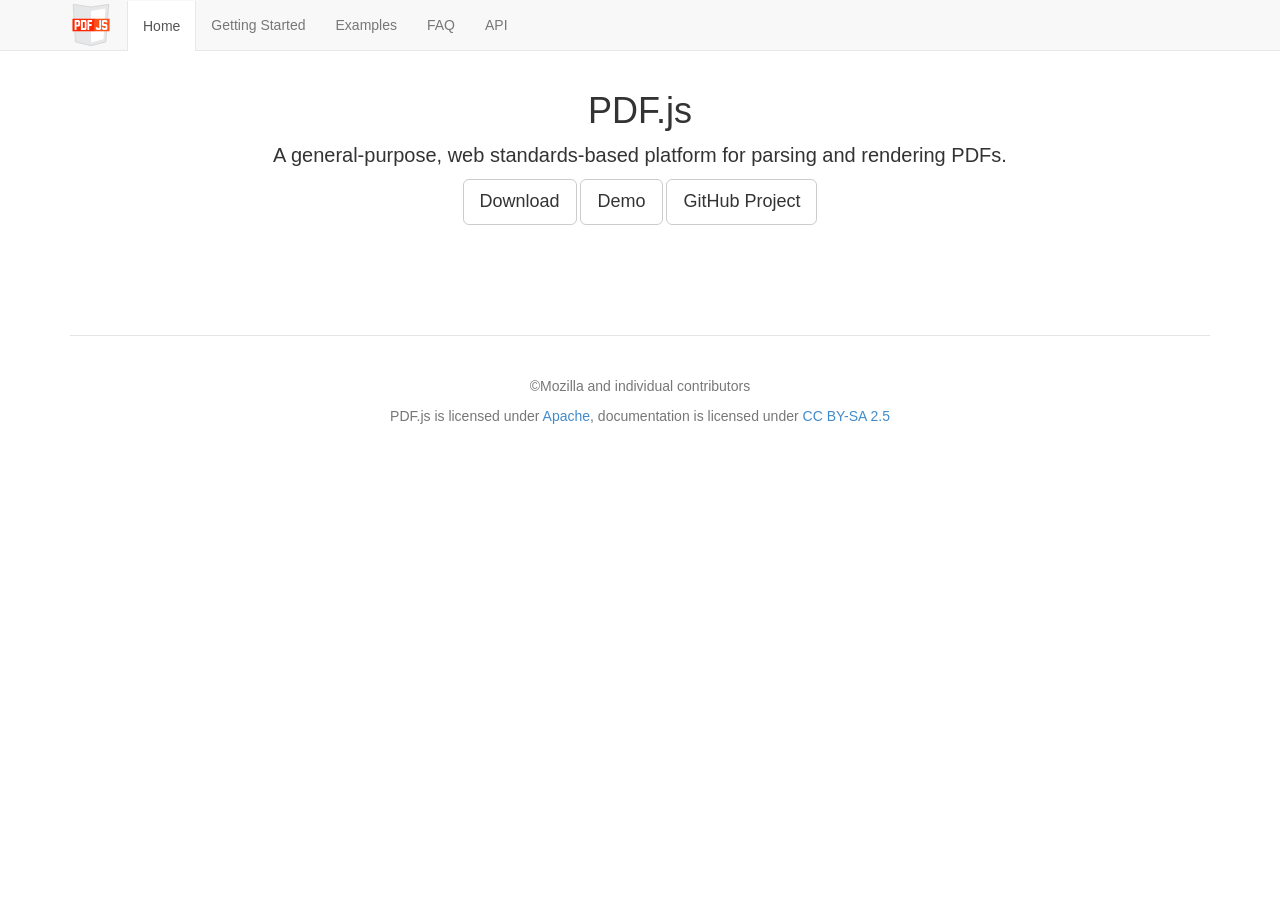
<file: index.html>
<!DOCTYPE html>
<html lang="en">
  <head>
    <meta charset="utf-8">
    <meta name="viewport" content="width=device-width, initial-scale=1.0">
    <meta name="description" content="A general-purpose, web standards-based platform for parsing and rendering PDFs.">
    <meta name="author" content="">
    <link rel="shortcut icon" href="images/favicon.ico">
    <title>PDF.js</title>
    <!-- Bootstrap core CSS-->
    <link href="css/bootstrap.min.css" rel="stylesheet">
    <!-- Custom styles for this template-->
    <link href="css/main.css" rel="stylesheet">
  </head>
  <body>
    <header class="navbar navbar-default navbar-static-top">
      <div class="container">
        <div class="navbar-header">
          <button type="button" data-toggle="collapse" data-target=".navbar-collapse" class="navbar-toggle"><span class="icon-bar"></span><span class="icon-bar"></span><span class="icon-bar"></span></button><a href="#" class="navbar-brand"><img src="images/logo.svg"></a>
        </div>
        <div class="collapse navbar-collapse">
          <ul class="nav navbar-nav">
            <li class="active"><a href="">Home</a></li>
            <li><a href="getting_started/">Getting Started</a></li>
            <li><a href="examples/">Examples</a></li>
            <li><a href="https://github.com/mozilla/pdf.js/wiki/Frequently-Asked-Questions">FAQ</a></li>
            <li><a href="api/">API</a></li>
          </ul>
        </div>
      </div>
    </header>
    <div class="container">
      <div class="starter-template">
        <section class="content"><p><h1 class="text-center"><span class="caps">PDF</span>.js</h1></p>
<p class="text-center" style="font-size: 20px">A general-purpose, web standards-based platform for parsing and rendering<span class="widont">&nbsp;</span>PDFs.
</p>
<p class="text-center">
  <a type="button" class="btn btn-lg btn-default" href="getting_started/#download">Download</a>
  <a type="button" class="btn btn-lg btn-default" href="web/viewer.html">Demo</a>
  <a type="button" class="btn btn-lg btn-default" href="https://github.com/mozilla/pdf.js">GitHub<span class="widont">&nbsp;</span>Project</a>
</p>
</section>
      </div>
    </div>
    <div class="container">
      <footer>
        <p>&copy;Mozilla and individual contributors</p><p>PDF.js is licensed under <a href="https://github.com/mozilla/pdf.js/blob/master/LICENSE">Apache</a>,
documentation is licensed under <a href="http://creativecommons.org/licenses/by-sa/2.5/">CC BY-SA 2.5</a></p>
      </footer>
    </div>
    <!-- Bootstrap core JavaScript-->
    <script src="js/jquery-2.1.0.min.js"></script>
    <script src="js/bootstrap.min.js"></script>
  </body>
</html>
</file>
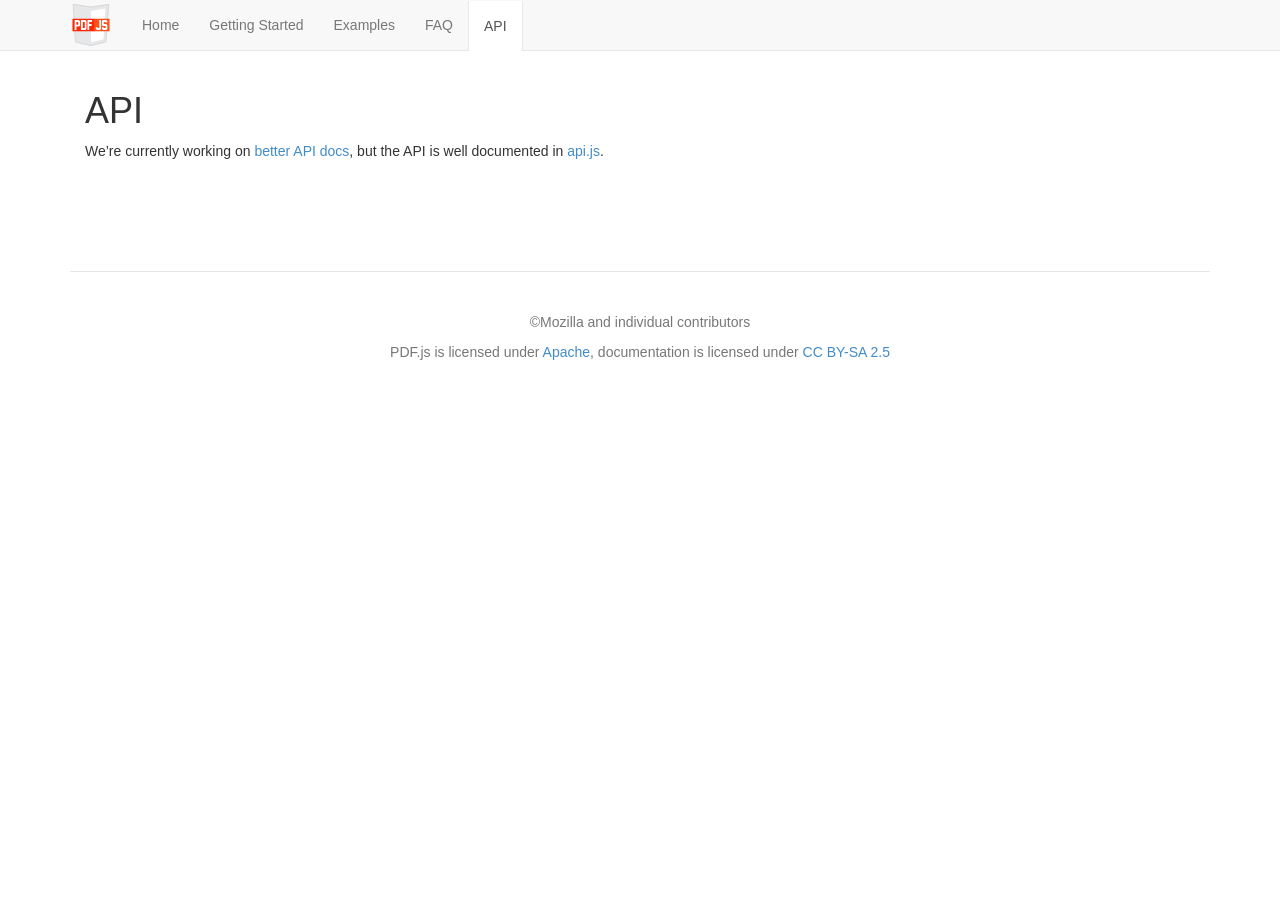
<file: api/index.html>
<!DOCTYPE html>
<html lang="en">
  <head>
    <meta charset="utf-8">
    <meta name="viewport" content="width=device-width, initial-scale=1.0">
    <meta name="description" content="A general-purpose, web standards-based platform for parsing and rendering PDFs.">
    <meta name="author" content="">
    <link rel="shortcut icon" href="../images/favicon.ico">
    <title>API</title>
    <!-- Bootstrap core CSS-->
    <link href="../css/bootstrap.min.css" rel="stylesheet">
    <!-- Custom styles for this template-->
    <link href="../css/main.css" rel="stylesheet">
  </head>
  <body>
    <header class="navbar navbar-default navbar-static-top">
      <div class="container">
        <div class="navbar-header">
          <button type="button" data-toggle="collapse" data-target=".navbar-collapse" class="navbar-toggle"><span class="icon-bar"></span><span class="icon-bar"></span><span class="icon-bar"></span></button><a href="#" class="navbar-brand"><img src="../images/logo.svg"></a>
        </div>
        <div class="collapse navbar-collapse">
          <ul class="nav navbar-nav">
            <li><a href="../">Home</a></li>
            <li><a href="../getting_started/">Getting Started</a></li>
            <li><a href="../examples/">Examples</a></li>
            <li><a href="https://github.com/mozilla/pdf.js/wiki/Frequently-Asked-Questions">FAQ</a></li>
            <li class="active"><a href="../api/">API</a></li>
          </ul>
        </div>
      </div>
    </header>
    <div class="container">
      <div class="starter-template">
        <section class="content"><h1 id="api"><span class="caps">API</span></h1>
<p>We’re currently working on <a href="draft/index.html">better <span class="caps">API</span> docs</a>, but the <span class="caps">API</span> is well documented in <a href="https://github.com/mozilla/pdf.js/blob/master/src/display/api.js">api.js</a>.</p>
</section>
      </div>
    </div>
    <div class="container">
      <footer>
        <p>&copy;Mozilla and individual contributors</p><p>PDF.js is licensed under <a href="https://github.com/mozilla/pdf.js/blob/master/LICENSE">Apache</a>,
documentation is licensed under <a href="http://creativecommons.org/licenses/by-sa/2.5/">CC BY-SA 2.5</a></p>
      </footer>
    </div>
    <!-- Bootstrap core JavaScript-->
    <script src="../js/jquery-2.1.0.min.js"></script>
    <script src="../js/bootstrap.min.js"></script>
  </body>
</html>
</file>
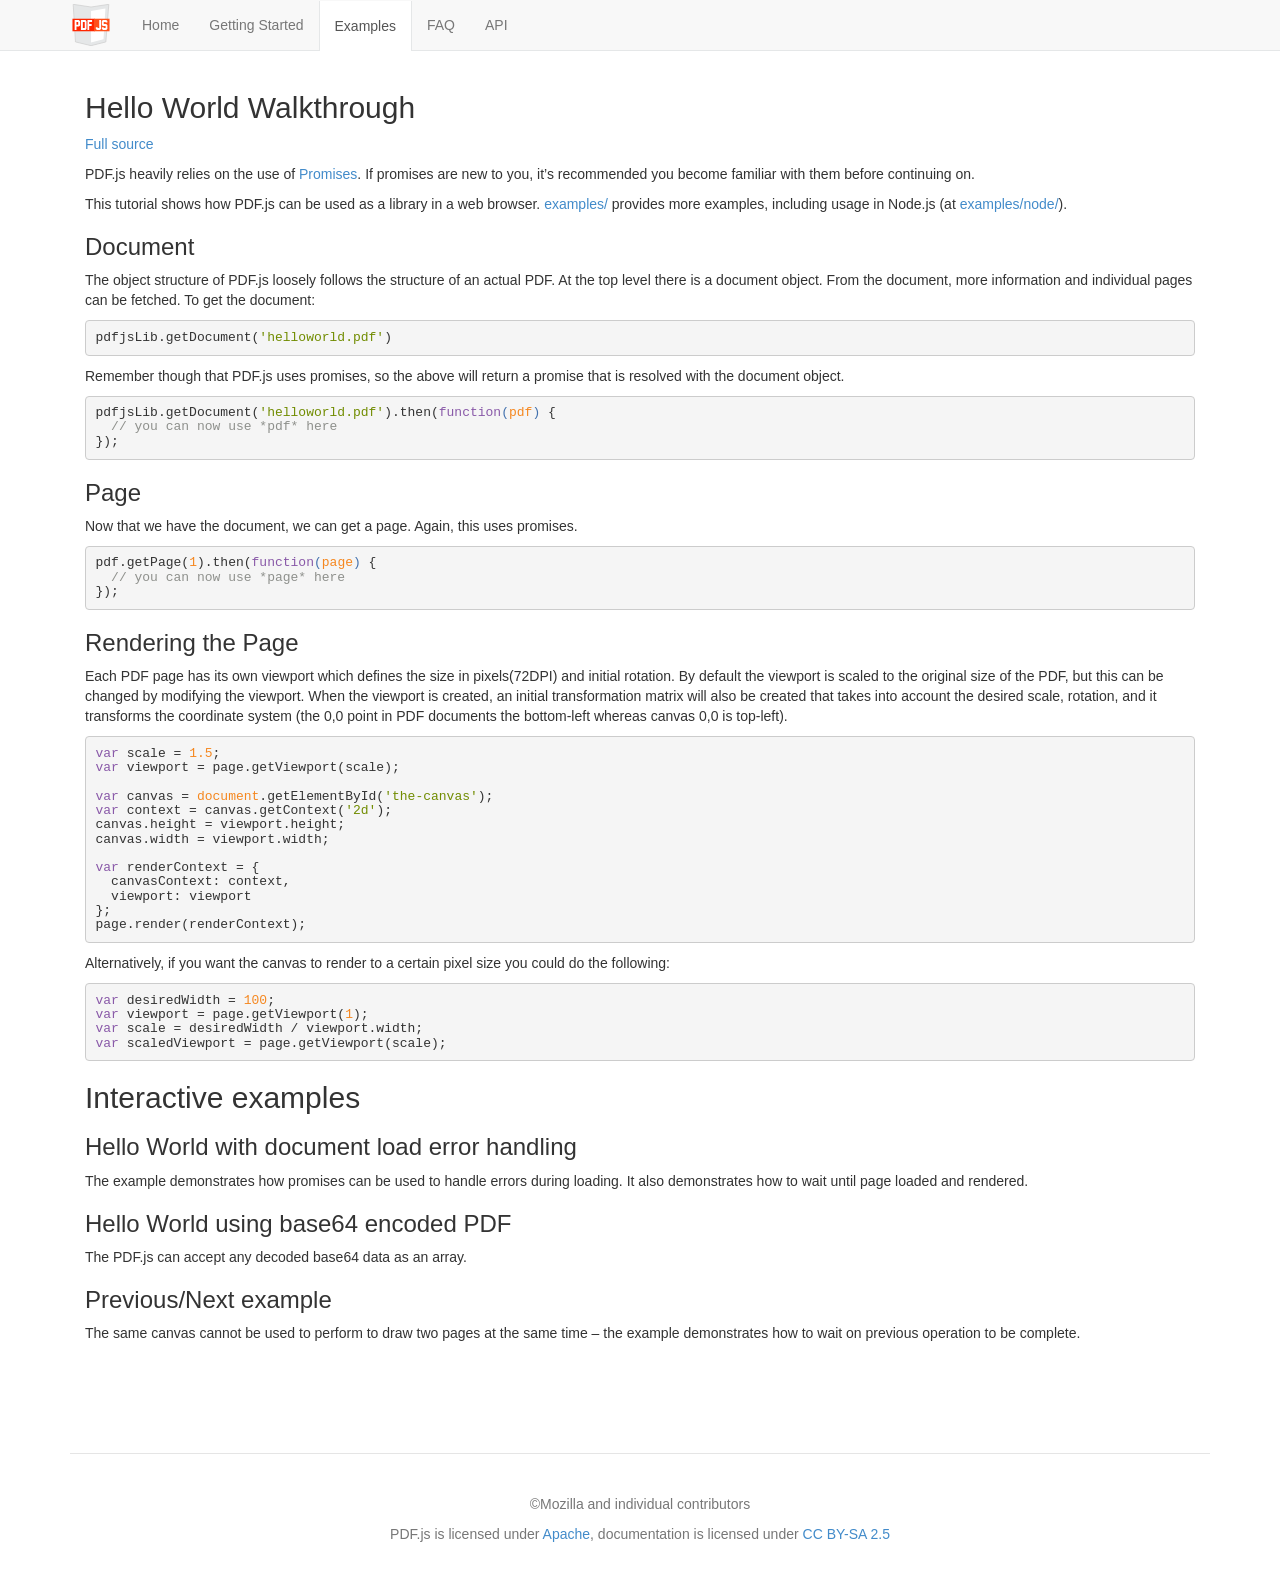
<file: examples/index.html>
<!DOCTYPE html>
<html lang="en">
  <head>
    <meta charset="utf-8">
    <meta name="viewport" content="width=device-width, initial-scale=1.0">
    <meta name="description" content="A general-purpose, web standards-based platform for parsing and rendering PDFs.">
    <meta name="author" content="">
    <link rel="shortcut icon" href="../images/favicon.ico">
    <title>Examples</title>
    <!-- Bootstrap core CSS-->
    <link href="../css/bootstrap.min.css" rel="stylesheet">
    <!-- Custom styles for this template-->
    <link href="../css/main.css" rel="stylesheet">
  </head>
  <body>
    <header class="navbar navbar-default navbar-static-top">
      <div class="container">
        <div class="navbar-header">
          <button type="button" data-toggle="collapse" data-target=".navbar-collapse" class="navbar-toggle"><span class="icon-bar"></span><span class="icon-bar"></span><span class="icon-bar"></span></button><a href="#" class="navbar-brand"><img src="../images/logo.svg"></a>
        </div>
        <div class="collapse navbar-collapse">
          <ul class="nav navbar-nav">
            <li><a href="../">Home</a></li>
            <li><a href="../getting_started/">Getting Started</a></li>
            <li class="active"><a href="../examples/">Examples</a></li>
            <li><a href="https://github.com/mozilla/pdf.js/wiki/Frequently-Asked-Questions">FAQ</a></li>
            <li><a href="../api/">API</a></li>
          </ul>
        </div>
      </div>
    </header>
    <div class="container">
      <div class="starter-template">
        <section class="content"><h2 id="hello-world-walkthrough">Hello World Walkthrough</h2>
<p><a href="https://github.com/mozilla/pdf.js/blob/master/examples/learning/helloworld.html">Full source</a></p>
<p><span class="caps">PDF</span>.js heavily relies on the use of <a href="https://developer.mozilla.org/docs/Web/JavaScript/Reference/Global_Objects/Promise">Promises</a>. If promises are new to you, it’s recommended you become familiar with them before continuing<span class="widont">&nbsp;</span>on.</p>
<p>This tutorial shows how <span class="caps">PDF</span>.js can be used as a library in a web browser.
<a href="https://github.com/mozilla/pdf.js/tree/master/examples">examples/</a> provides more examples, including usage in Node.js (at <a href="https://github.com/mozilla/pdf.js/tree/master/examples/node">examples/node/</a>).</p>
<h3 id="document">Document</h3>
<p>The object structure of <span class="caps">PDF</span>.js loosely follows the structure of an actual <span class="caps">PDF</span>. At the top level there is a document object. From the document, more information and individual pages can be fetched. To get the<span class="widont">&nbsp;</span>document:</p>
<pre><code class="lang-js">pdfjsLib.getDocument(<span class="string">'helloworld.pdf'</span>)
</code></pre>
<p>Remember though that <span class="caps">PDF</span>.js uses promises, so the above will return a promise that is resolved with the document<span class="widont">&nbsp;</span>object.</p>
<pre><code class="lang-js">pdfjsLib.getDocument(<span class="string">'helloworld.pdf'</span>).then(<span class="function"><span class="keyword">function</span>(<span class="params">pdf</span>) </span>{
  <span class="comment">// you can now use *pdf* here</span>
});
</code></pre>
<h3 id="page">Page</h3>
<p>Now that we have the document, we can get a page. Again, this uses<span class="widont">&nbsp;</span>promises.</p>
<pre><code class="lang-js">pdf.getPage(<span class="number">1</span>).then(<span class="function"><span class="keyword">function</span>(<span class="params">page</span>) </span>{
  <span class="comment">// you can now use *page* here</span>
});
</code></pre>
<h3 id="rendering-the-page">Rendering the Page</h3>
<p>Each <span class="caps">PDF</span> page has its own viewport which defines the size in pixels(<span class="caps">72DPI</span>) and initial rotation. By default the viewport is scaled to the original size of the <span class="caps">PDF</span>, but this can be changed by modifying the viewport. When the viewport is created, an initial transformation matrix will also be created that takes into account the desired scale, rotation, and it transforms the coordinate system (the 0,0 point in <span class="caps">PDF</span> documents the bottom-left whereas canvas 0,0 is<span class="widont">&nbsp;</span>top-left).</p>
<pre><code class="lang-js"><span class="keyword">var</span> scale = <span class="number">1.5</span>;
<span class="keyword">var</span> viewport = page.getViewport(scale);

<span class="keyword">var</span> canvas = <span class="built_in">document</span>.getElementById(<span class="string">'the-canvas'</span>);
<span class="keyword">var</span> context = canvas.getContext(<span class="string">'2d'</span>);
canvas.height = viewport.height;
canvas.width = viewport.width;

<span class="keyword">var</span> renderContext = {
  <span class="attr">canvasContext</span>: context,
  <span class="attr">viewport</span>: viewport
};
page.render(renderContext);
</code></pre>
<p>Alternatively, if you want the canvas to render to a certain pixel size you could do the<span class="widont">&nbsp;</span>following:</p>
<pre><code class="lang-js"><span class="keyword">var</span> desiredWidth = <span class="number">100</span>;
<span class="keyword">var</span> viewport = page.getViewport(<span class="number">1</span>);
<span class="keyword">var</span> scale = desiredWidth / viewport.width;
<span class="keyword">var</span> scaledViewport = page.getViewport(scale);
</code></pre>
<h2 id="interactive-examples">Interactive examples</h2>
<h3 id="hello-world-with-document-load-error-handling">Hello World with document load error<span class="widont">&nbsp;</span>handling</h3>
<p>The example demonstrates how promises can be used to handle errors during loading.
It also demonstrates how to wait until page loaded and<span class="widont">&nbsp;</span>rendered.</p>
<script async src="//jsfiddle.net/pdfjs/9engc9mw/embed/js,html,result/"></script>

<h3 id="hello-world-using-base64-encoded-pdf">Hello World using base64 encoded<span class="widont">&nbsp;</span><span class="caps">PDF</span></h3>
<p>The <span class="caps">PDF</span>.js can accept any decoded base64 data as an<span class="widont">&nbsp;</span>array.</p>
<script async src="//jsfiddle.net/pdfjs/cq0asLqz/embed/js,html,result/"></script>

<h3 id="previous-next-example">Previous/Next example</h3>
<p>The same canvas cannot be used to perform to draw two pages at the same time –
the example demonstrates how to wait on previous operation to be<span class="widont">&nbsp;</span>complete.</p>
<script async src="//jsfiddle.net/pdfjs/wagvs9Lf/embed/js,html,result/"></script>
</section>
      </div>
    </div>
    <div class="container">
      <footer>
        <p>&copy;Mozilla and individual contributors</p><p>PDF.js is licensed under <a href="https://github.com/mozilla/pdf.js/blob/master/LICENSE">Apache</a>,
documentation is licensed under <a href="http://creativecommons.org/licenses/by-sa/2.5/">CC BY-SA 2.5</a></p>
      </footer>
    </div>
    <!-- Bootstrap core JavaScript-->
    <script src="../js/jquery-2.1.0.min.js"></script>
    <script src="../js/bootstrap.min.js"></script>
  </body>
</html>
</file>
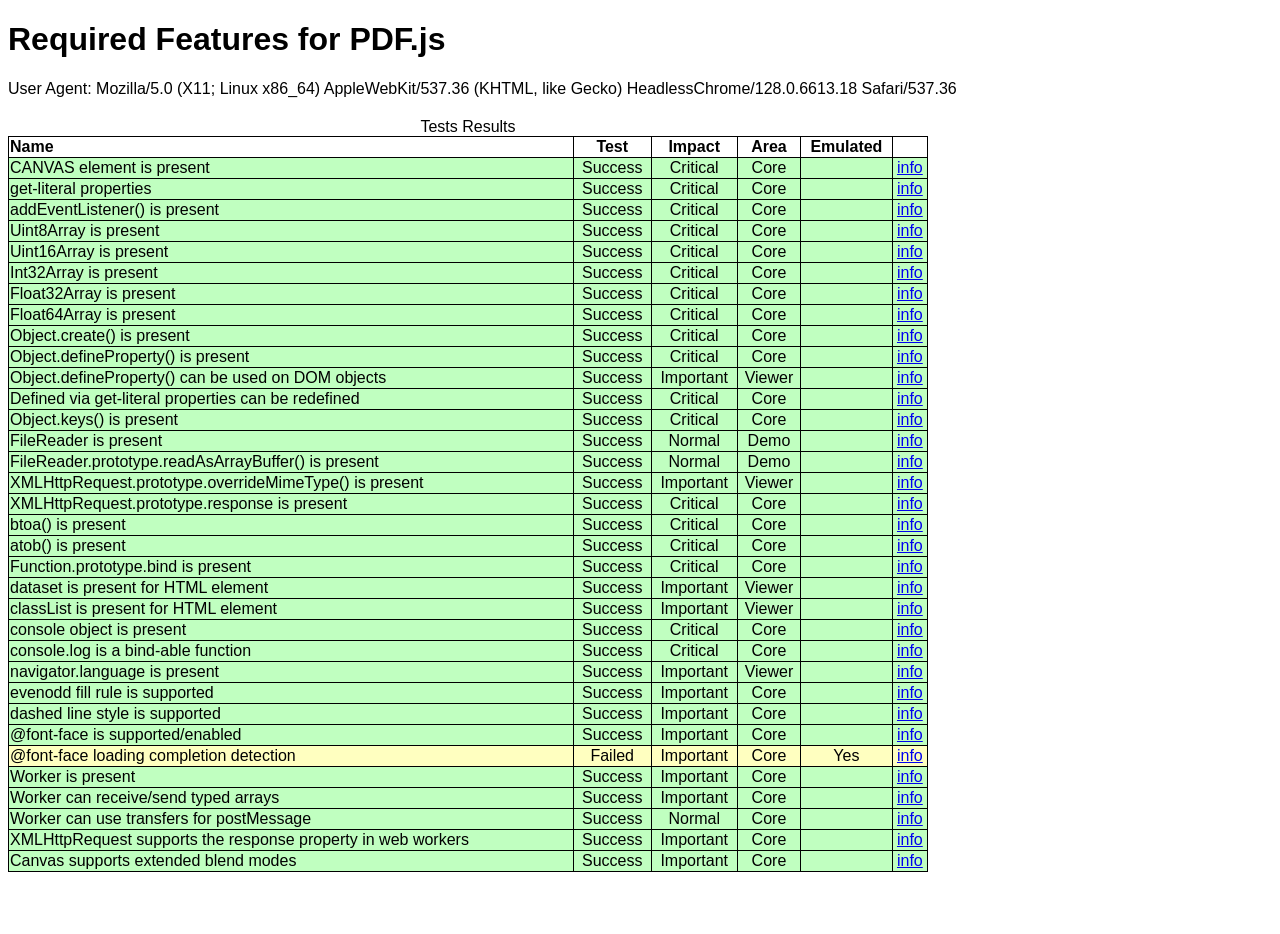
<file: features/index.html>
<!DOCTYPE html>
<!--
Copyright 2012 Mozilla Foundation

Licensed under the Apache License, Version 2.0 (the "License");
you may not use this file except in compliance with the License.
You may obtain a copy of the License at

    http://www.apache.org/licenses/LICENSE-2.0

Unless required by applicable law or agreed to in writing, software
distributed under the License is distributed on an "AS IS" BASIS,
WITHOUT WARRANTIES OR CONDITIONS OF ANY KIND, either express or implied.
See the License for the specific language governing permissions and
limitations under the License.
-->
<html>
  <head>
    <meta charset="utf-8">
    <title>Required features testing for PDF.js</title>
    <style>
    body { font-family: sans-serif; }
    #tests { width: 920px; border-collapse:collapse; margin: 20px 0;  }
    #tests td, #tests th { border: 1px solid black; }
    .name { text-align: left; }
    .test, .emu, .impact, .area { text-align: center; }
    .test-Skipped { background-color: #C0C0C0; }
    .test-Success { background-color: #C0FFC0; }
    .test-Failed { background-color: #FFC0C0; }
    .test-Failed.emu-Yes { background-color: #FFFFC0; }
    </style>
    <style id="fontFaces">
    @font-face { font-family: 'plus'; src: url([data-uri]); }
    </style>
    <script src="tests.js"></script>
  </head>
  <body>
    <h1>Required Features for PDF.js</h1>
    <div>User Agent: <span id="userAgent"></span></div>
    <script>
      document.getElementById('userAgent').innerHTML = navigator.userAgent;
    </script>

    <table id="tests">
      <caption>Tests Results</caption>
      <thead>
        <tr><th class="name">Name</th><th class="test">Test</th><th class="impact">Impact</th><th class="area">Area</th><th class="emu">Emulated</th><th></th></tr>
      </thead>
      <tbody id="output">
      </tbody>
    </table>
    <div id="canvasHolder" style="display: none;">
    </div>
    <div id="plusfontusage" style="font-family: plus; visibility: hidden;">`</div>

    <script>
    var wikiPageBase = 'https://github.com/mozilla/pdf.js/wiki/Required-Browser-Features#user-content-';
    var output = document.getElementById('output');
    // for some browser textContent is absent using innerHTML :/
    for (var i = 0; i < tests.length; i++) {
      var test = tests[i];
      var row = document.createElement('tr');
      row.id = 'test-results-' + test.id;
      var nameTd = document.createElement('td');
      nameTd.className = 'name';
      nameTd.innerHTML = test.name;
      row.appendChild(nameTd);
      var testTd = document.createElement('td');
      testTd.className = 'test';
      testTd.innerHTML = 'Running...';
      row.appendChild(testTd);
      var impactTd = document.createElement('td');
      impactTd.className = 'impact';
      impactTd.innerHTML = test.impact;
      row.appendChild(impactTd);
      var areaTd = document.createElement('td');
      areaTd.className = 'area';
      areaTd.innerHTML = test.area;
      row.appendChild(areaTd);
      var emulatedTd = document.createElement('td');
      emulatedTd.className = 'emu';
      row.appendChild(emulatedTd);
      output.appendChild(row);
      var infoTd = document.createElement('td');
      infoTd.className = 'emu';
      var infoA = document.createElement('a');
      infoA.href = wikiPageBase + test.id;
      infoA.innerHTML = 'info';
      infoTd.appendChild(infoA);
      row.appendChild(infoTd);
      output.appendChild(row);

      var publish = (function(row, testTd, emulatedTd) {
        return function (result) {
          row.className = 'test-' + result.output + ' emu-' + result.emulated;
          testTd.innerHTML = result.output;
          emulatedTd.innerHTML = result.emulated;
        };
      })(row, testTd, emulatedTd);

      var result;
      try {
        result = test.run();
      } catch (e) {
        console.error('test run failed: ' + e);
        result = { output: 'Failed', emulated: '?' };
      }
      if (result.then)
        result.then(publish);
      else
        publish(result);
    }
    </script>

  </body>
</html>
</file>
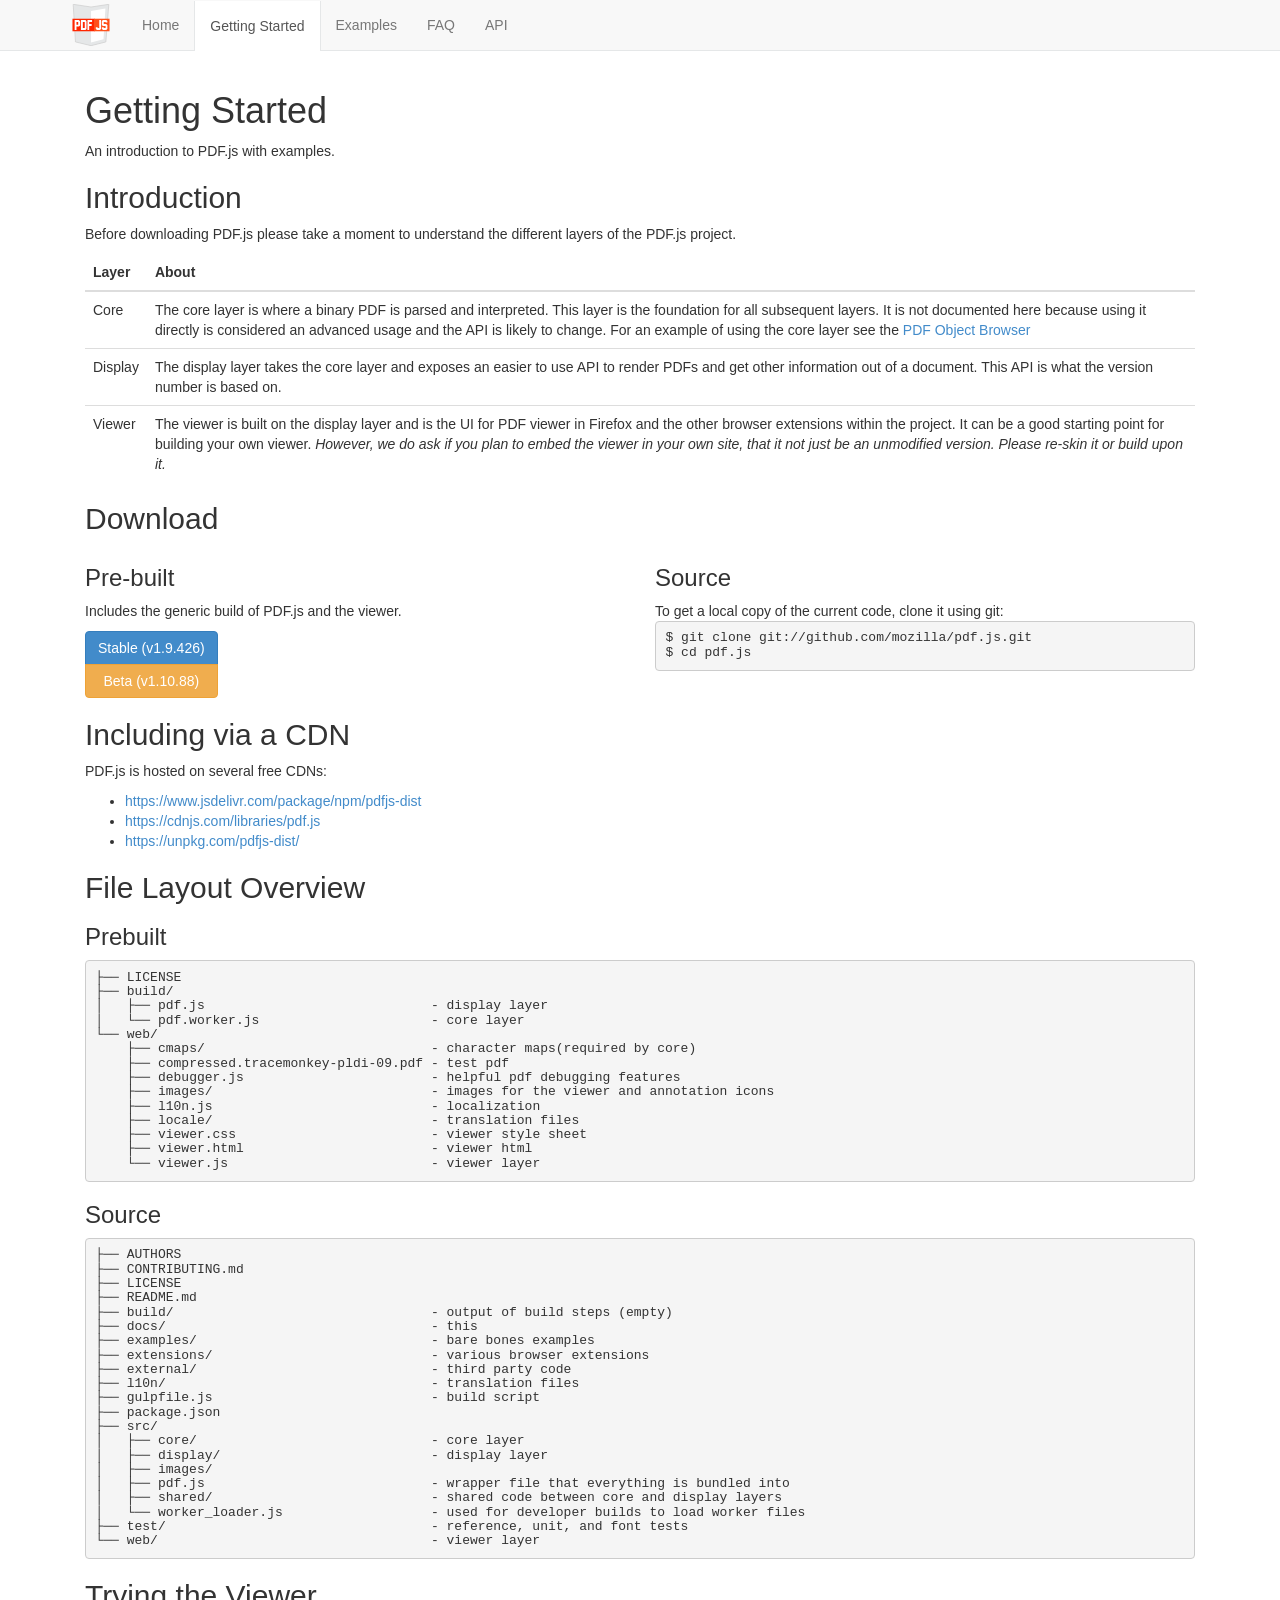
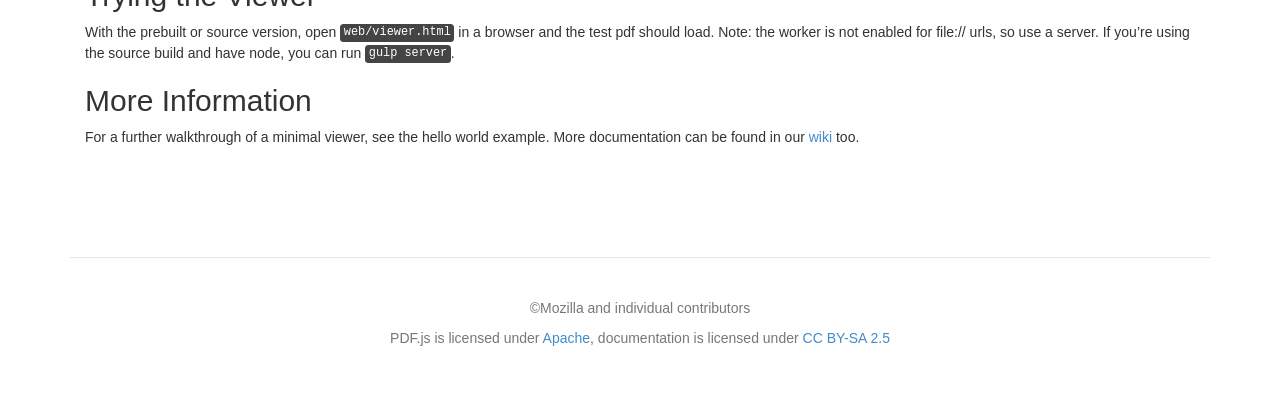
<file: getting_started/index.html>
<!DOCTYPE html>
<html lang="en">
  <head>
    <meta charset="utf-8">
    <meta name="viewport" content="width=device-width, initial-scale=1.0">
    <meta name="description" content="A general-purpose, web standards-based platform for parsing and rendering PDFs.">
    <meta name="author" content="">
    <link rel="shortcut icon" href="../images/favicon.ico">
    <title>Getting Started</title>
    <!-- Bootstrap core CSS-->
    <link href="../css/bootstrap.min.css" rel="stylesheet">
    <!-- Custom styles for this template-->
    <link href="../css/main.css" rel="stylesheet">
  </head>
  <body>
    <header class="navbar navbar-default navbar-static-top">
      <div class="container">
        <div class="navbar-header">
          <button type="button" data-toggle="collapse" data-target=".navbar-collapse" class="navbar-toggle"><span class="icon-bar"></span><span class="icon-bar"></span><span class="icon-bar"></span></button><a href="#" class="navbar-brand"><img src="../images/logo.svg"></a>
        </div>
        <div class="collapse navbar-collapse">
          <ul class="nav navbar-nav">
            <li><a href="../">Home</a></li>
            <li class="active"><a href="../getting_started/">Getting Started</a></li>
            <li><a href="../examples/">Examples</a></li>
            <li><a href="https://github.com/mozilla/pdf.js/wiki/Frequently-Asked-Questions">FAQ</a></li>
            <li><a href="../api/">API</a></li>
          </ul>
        </div>
      </div>
    </header>
    <div class="container">
      <div class="starter-template">
        <section class="content"><h1 id="getting-started">Getting Started</h1>
<p>An introduction to <span class="caps">PDF</span>.js with<span class="widont">&nbsp;</span>examples.</p>
<h2 id="introduction">Introduction</h2>
<p>Before downloading <span class="caps">PDF</span>.js please take a moment to understand the different layers of the <span class="caps">PDF</span>.js<span class="widont">&nbsp;</span>project.</p>
<table class="table">
  <thead>
    <tr>
      <th>Layer</th>
      <th>About</th>
    </tr>
  </thead>
  <tbody>
    <tr>
      <td>Core</td>
      <td>The core layer is where a binary <span class="caps">PDF</span> is parsed and interpreted. This layer is the foundation for all subsequent layers. It is not documented here because using it directly is considered an advanced usage and the <span class="caps">API</span> is likely to change. For an example of using the core layer see the <a href="https://github.com/brendandahl/pdf.js.utils/tree/master/browser"><span class="caps">PDF</span> Object Browser</a>
      </td>
    </tr>
    <tr>
      <td>Display</td>
      <td>The display layer takes the core layer and exposes an easier to use <span class="caps">API</span> to render PDFs and get other information out of a document. This <span class="caps">API</span> is what the version number is based on.</td>
    </tr>
    <tr>
      <td>Viewer</td>
      <td>The viewer is built on the display layer and is the <span class="caps">UI</span> for <span class="caps">PDF</span> viewer in Firefox and the other browser extensions within the project. It can be a good starting point for building your own viewer. <em>However, we do ask if you plan to embed the viewer in your own site, that it not just be an unmodified version. Please re-skin it or build upon it.</em></td>
    </tr>
  </tbody>
</table>

<h2 id="download">Download</h2>
<div class="row">
  <div class="col-md-6">
    <h3>Pre-built</h3>
    <p>
      Includes the generic build of <span class="caps">PDF</span>.js and the<span class="widont">&nbsp;</span>viewer.
    </p>
    <span class="btn-group-vertical centered">
      <a type="button" class="btn btn-primary" href="https://github.com/mozilla/pdf.js/releases/download/v1.9.426/pdfjs-1.9.426-dist.zip">Stable (v1.9.426)</a>
      <a type="button" class="btn btn-warning" href="https://github.com/mozilla/pdf.js/releases/download/v1.10.88/pdfjs-1.10.88-dist.zip">Beta (v1.10.88)</a>
    </span>
  </div>
  <div class="col-md-6">
    <h3>Source</h3>
    To get a local copy of the current code, clone it using git:
    <pre><code>$ git clone git://github.com/mozilla/pdf.js.git
$ cd pdf.js
</code></pre>
  </div>
</div>

<h2 id="including-via-a-cdn">Including via a<span class="widont">&nbsp;</span><span class="caps">CDN</span></h2>
<p><span class="caps">PDF</span>.js is hosted on several free<span class="widont">&nbsp;</span>CDNs:</p>
<ul>
<li><a href="https://www.jsdelivr.com/package/npm/pdfjs-dist">https://www.jsdelivr.com/package/npm/pdfjs-dist</a></li>
<li><a href="https://cdnjs.com/libraries/pdf.js">https://cdnjs.com/libraries/pdf.js</a></li>
<li><a href="https://unpkg.com/pdfjs-dist/">https://unpkg.com/pdfjs-dist/</a></li>
</ul>
<h2 id="file-layout-overview">File Layout Overview</h2>
<h3 id="prebuilt">Prebuilt</h3>
<pre><code>├── LICENSE
├── build/
│   ├── pdf.js                             - display layer
│   └── pdf.worker.js                      - core layer
└── web/
    ├── cmaps/                             - character maps(required by core)
    ├── compressed.tracemonkey-pldi-09.pdf - test pdf
    ├── debugger.js                        - helpful pdf debugging features
    ├── images/                            - images for the viewer and annotation icons
    ├── l10n.js                            - localization
    ├── locale/                            - translation files
    ├── viewer.css                         - viewer style sheet
    ├── viewer.html                        - viewer html
    └── viewer.js                          - viewer layer
</code></pre><h3 id="source">Source</h3>
<pre><code>├── AUTHORS
├── CONTRIBUTING.md
├── LICENSE
├── README.md
├── build/                                 - output of build steps (empty)
├── docs/                                  - this
├── examples/                              - bare bones examples
├── extensions/                            - various browser extensions
├── external/                              - third party code
├── l10n/                                  - translation files
├── gulpfile.js                            - build script
├── package.json
├── src/
│   ├── core/                              - core layer
│   ├── display/                           - display layer
│   ├── images/
│   ├── pdf.js                             - wrapper file that everything is bundled into
│   ├── shared/                            - shared code between core and display layers
│   └── worker_loader.js                   - used for developer builds to load worker files
├── test/                                  - reference, unit, and font tests
└── web/                                   - viewer layer
</code></pre><h2 id="trying-the-viewer">Trying the Viewer</h2>
<p>With the prebuilt or source version, open <code>web/viewer.html</code> in a browser and the test pdf should load. Note: the worker is not enabled for file:// urls, so use a server. If you’re using the source build and have node, you can run <code>gulp server</code>.</p>
<h2 id="more-information">More Information</h2>
<p>For a further walkthrough of a minimal viewer, see the hello world example. More documentation can be found in our <a href="https://github.com/mozilla/pdf.js/wiki">wiki</a><span class="widont">&nbsp;</span>too.</p>
</section>
      </div>
    </div>
    <div class="container">
      <footer>
        <p>&copy;Mozilla and individual contributors</p><p>PDF.js is licensed under <a href="https://github.com/mozilla/pdf.js/blob/master/LICENSE">Apache</a>,
documentation is licensed under <a href="http://creativecommons.org/licenses/by-sa/2.5/">CC BY-SA 2.5</a></p>
      </footer>
    </div>
    <!-- Bootstrap core JavaScript-->
    <script src="../js/jquery-2.1.0.min.js"></script>
    <script src="../js/bootstrap.min.js"></script>
  </body>
</html>
</file>
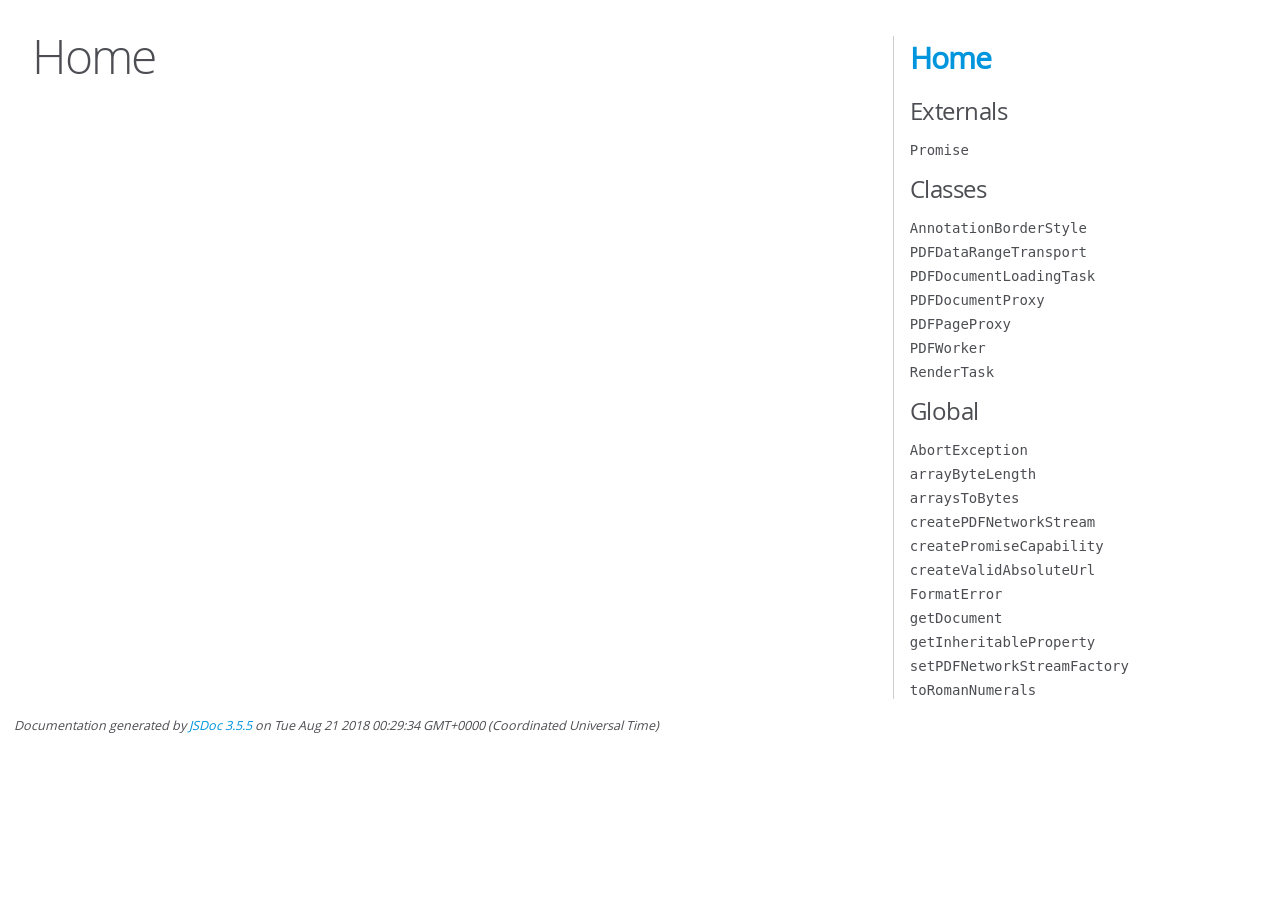
<file: api/draft/index.html>
<!DOCTYPE html>
<html lang="en">
<head>
    <meta charset="utf-8">
    <title>JSDoc: Home</title>

    <script src="scripts/prettify/prettify.js"> </script>
    <script src="scripts/prettify/lang-css.js"> </script>
    <!--[if lt IE 9]>
      <script src="//html5shiv.googlecode.com/svn/trunk/html5.js"></script>
    <![endif]-->
    <link type="text/css" rel="stylesheet" href="styles/prettify-tomorrow.css">
    <link type="text/css" rel="stylesheet" href="styles/jsdoc-default.css">
</head>

<body>

<div id="main">

    <h1 class="page-title">Home</h1>

    



    


    <h3> </h3>










    









</div>

<nav>
    <h2><a href="index.html">Home</a></h2><h3>Externals</h3><ul><li><a href="external-Promise.html">Promise</a></li></ul><h3>Classes</h3><ul><li><a href="AnnotationBorderStyle.html">AnnotationBorderStyle</a></li><li><a href="PDFDataRangeTransport.html">PDFDataRangeTransport</a></li><li><a href="PDFDocumentLoadingTask.html">PDFDocumentLoadingTask</a></li><li><a href="PDFDocumentProxy.html">PDFDocumentProxy</a></li><li><a href="PDFPageProxy.html">PDFPageProxy</a></li><li><a href="PDFWorker.html">PDFWorker</a></li><li><a href="RenderTask.html">RenderTask</a></li></ul><h3>Global</h3><ul><li><a href="global.html#AbortException">AbortException</a></li><li><a href="global.html#arrayByteLength">arrayByteLength</a></li><li><a href="global.html#arraysToBytes">arraysToBytes</a></li><li><a href="global.html#createPDFNetworkStream">createPDFNetworkStream</a></li><li><a href="global.html#createPromiseCapability">createPromiseCapability</a></li><li><a href="global.html#createValidAbsoluteUrl">createValidAbsoluteUrl</a></li><li><a href="global.html#FormatError">FormatError</a></li><li><a href="global.html#getDocument">getDocument</a></li><li><a href="global.html#getInheritableProperty">getInheritableProperty</a></li><li><a href="global.html#setPDFNetworkStreamFactory">setPDFNetworkStreamFactory</a></li><li><a href="global.html#toRomanNumerals">toRomanNumerals</a></li></ul>
</nav>

<br class="clear">

<footer>
    Documentation generated by <a href="https://github.com/jsdoc3/jsdoc">JSDoc 3.5.5</a> on Tue Aug 21 2018 00:29:34 GMT+0000 (Coordinated Universal Time)
</footer>

<script> prettyPrint(); </script>
<script src="scripts/linenumber.js"> </script>
</body>
</html>
</file>
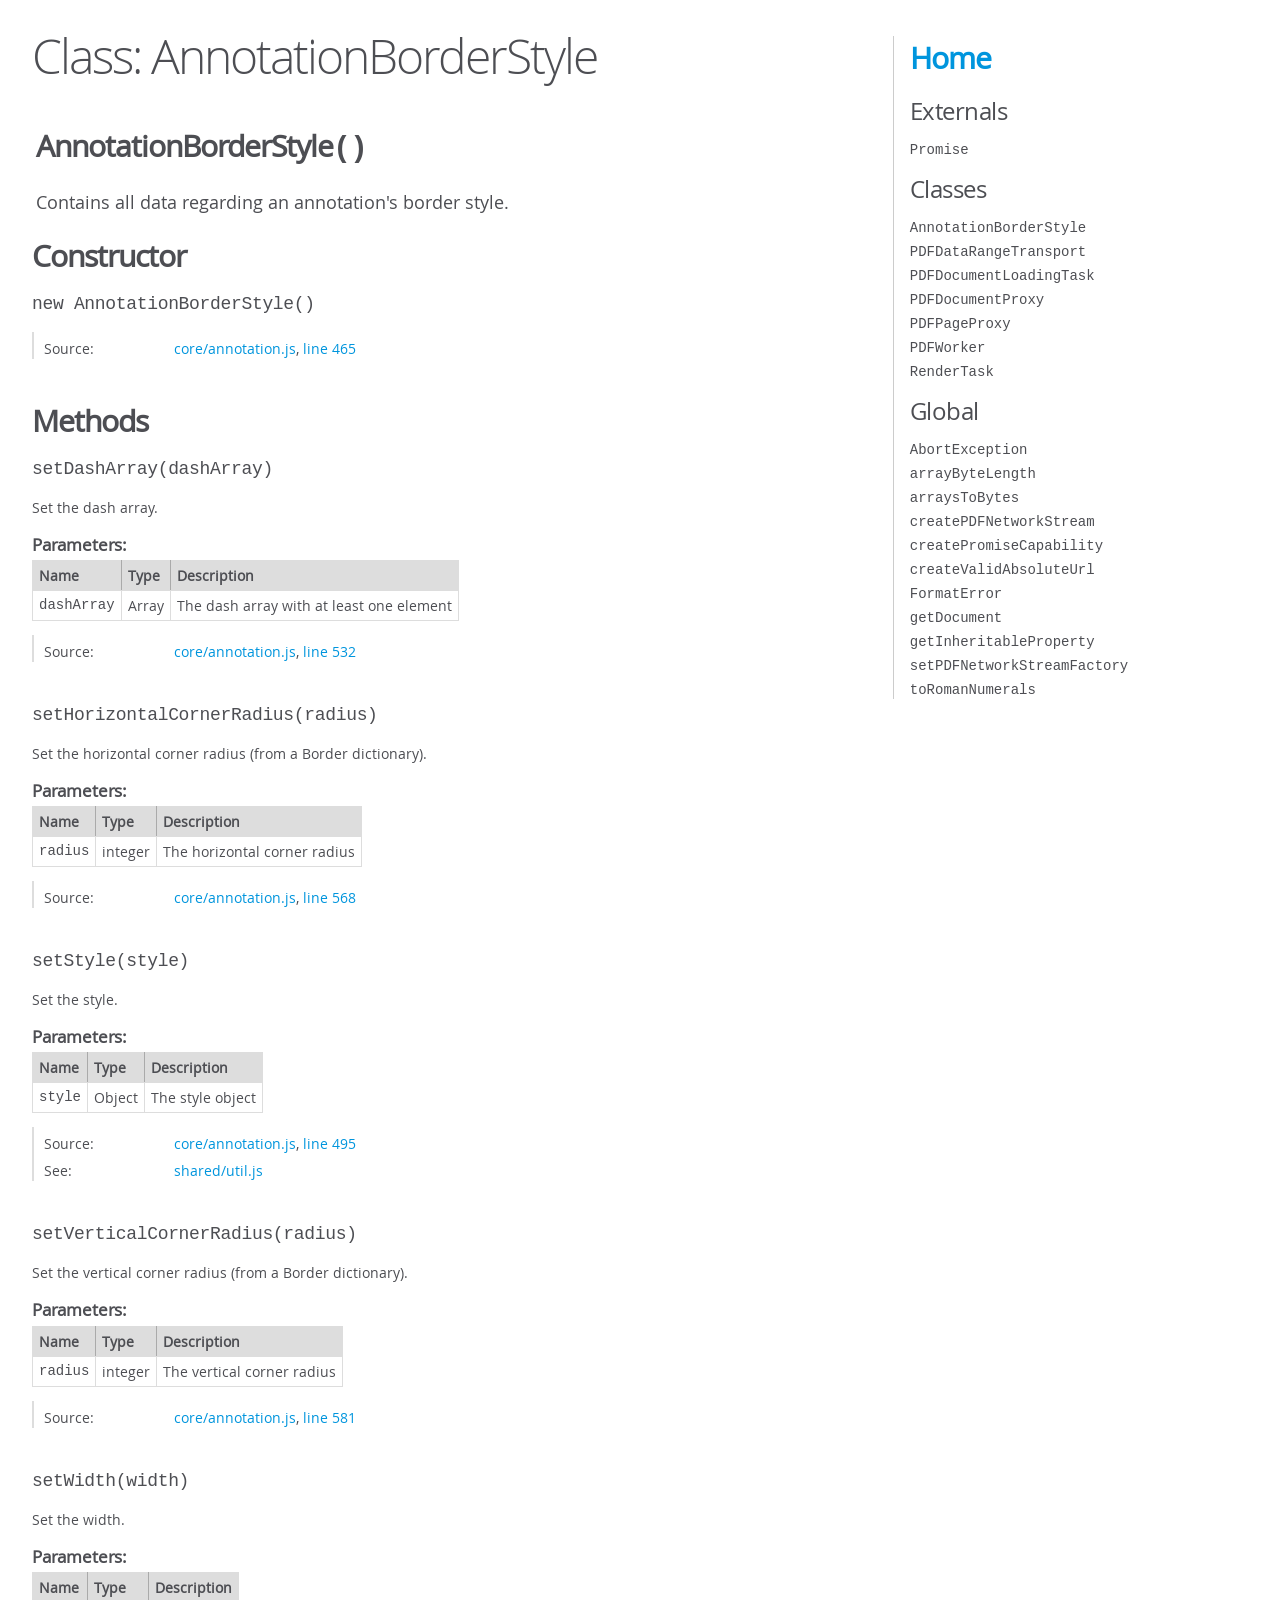
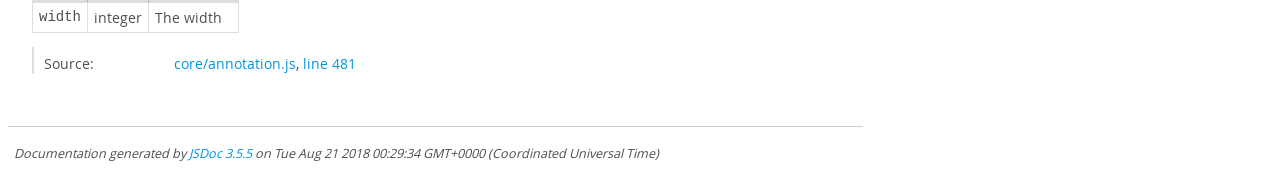
<file: api/draft/AnnotationBorderStyle.html>
<!DOCTYPE html>
<html lang="en">
<head>
    <meta charset="utf-8">
    <title>JSDoc: Class: AnnotationBorderStyle</title>

    <script src="scripts/prettify/prettify.js"> </script>
    <script src="scripts/prettify/lang-css.js"> </script>
    <!--[if lt IE 9]>
      <script src="//html5shiv.googlecode.com/svn/trunk/html5.js"></script>
    <![endif]-->
    <link type="text/css" rel="stylesheet" href="styles/prettify-tomorrow.css">
    <link type="text/css" rel="stylesheet" href="styles/jsdoc-default.css">
</head>

<body>

<div id="main">

    <h1 class="page-title">Class: AnnotationBorderStyle</h1>

    




<section>

<header>
    
        <h2><span class="attribs"><span class="type-signature"></span></span>AnnotationBorderStyle<span class="signature">()</span><span class="type-signature"></span></h2>
        
            <div class="class-description">Contains all data regarding an annotation's border style.</div>
        
    
</header>

<article>
    <div class="container-overview">
    
        

    
    <h2>Constructor</h2>
    

    
    <h4 class="name" id="AnnotationBorderStyle"><span class="type-signature"></span>new AnnotationBorderStyle<span class="signature">()</span><span class="type-signature"></span></h4>
    

    















<dl class="details">

    

    

    

    

    

    

    

    

    

    

    

    

    
    <dt class="tag-source">Source:</dt>
    <dd class="tag-source"><ul class="dummy"><li>
        <a href="core_annotation.js.html">core/annotation.js</a>, <a href="core_annotation.js.html#line465">line 465</a>
    </li></ul></dd>
    

    

    

    
</dl>


















    
    </div>

    

    

    

    

    

    

    

    
        <h3 class="subsection-title">Methods</h3>

        
            

    

    
    <h4 class="name" id="setDashArray"><span class="type-signature"></span>setDashArray<span class="signature">(dashArray)</span><span class="type-signature"></span></h4>
    

    



<div class="description">
    Set the dash array.
</div>









    <h5>Parameters:</h5>
    

<table class="params">
    <thead>
    <tr>
        
        <th>Name</th>
        

        <th>Type</th>

        

        

        <th class="last">Description</th>
    </tr>
    </thead>

    <tbody>
    

        <tr>
            
                <td class="name"><code>dashArray</code></td>
            

            <td class="type">
            
                
<span class="param-type">Array</span>


            
            </td>

            

            

            <td class="description last">The dash array with at least one element</td>
        </tr>

    
    </tbody>
</table>






<dl class="details">

    

    

    

    

    

    

    

    

    

    

    

    

    
    <dt class="tag-source">Source:</dt>
    <dd class="tag-source"><ul class="dummy"><li>
        <a href="core_annotation.js.html">core/annotation.js</a>, <a href="core_annotation.js.html#line532">line 532</a>
    </li></ul></dd>
    

    

    

    
</dl>


















        
            

    

    
    <h4 class="name" id="setHorizontalCornerRadius"><span class="type-signature"></span>setHorizontalCornerRadius<span class="signature">(radius)</span><span class="type-signature"></span></h4>
    

    



<div class="description">
    Set the horizontal corner radius (from a Border dictionary).
</div>









    <h5>Parameters:</h5>
    

<table class="params">
    <thead>
    <tr>
        
        <th>Name</th>
        

        <th>Type</th>

        

        

        <th class="last">Description</th>
    </tr>
    </thead>

    <tbody>
    

        <tr>
            
                <td class="name"><code>radius</code></td>
            

            <td class="type">
            
                
<span class="param-type">integer</span>


            
            </td>

            

            

            <td class="description last">The horizontal corner radius</td>
        </tr>

    
    </tbody>
</table>






<dl class="details">

    

    

    

    

    

    

    

    

    

    

    

    

    
    <dt class="tag-source">Source:</dt>
    <dd class="tag-source"><ul class="dummy"><li>
        <a href="core_annotation.js.html">core/annotation.js</a>, <a href="core_annotation.js.html#line568">line 568</a>
    </li></ul></dd>
    

    

    

    
</dl>


















        
            

    

    
    <h4 class="name" id="setStyle"><span class="type-signature"></span>setStyle<span class="signature">(style)</span><span class="type-signature"></span></h4>
    

    



<div class="description">
    Set the style.
</div>









    <h5>Parameters:</h5>
    

<table class="params">
    <thead>
    <tr>
        
        <th>Name</th>
        

        <th>Type</th>

        

        

        <th class="last">Description</th>
    </tr>
    </thead>

    <tbody>
    

        <tr>
            
                <td class="name"><code>style</code></td>
            

            <td class="type">
            
                
<span class="param-type">Object</span>


            
            </td>

            

            

            <td class="description last">The style object</td>
        </tr>

    
    </tbody>
</table>






<dl class="details">

    

    

    

    

    

    

    

    

    

    

    

    

    
    <dt class="tag-source">Source:</dt>
    <dd class="tag-source"><ul class="dummy"><li>
        <a href="core_annotation.js.html">core/annotation.js</a>, <a href="core_annotation.js.html#line495">line 495</a>
    </li></ul></dd>
    

    

    
    <dt class="tag-see">See:</dt>
    <dd class="tag-see">
        <ul>
            <li><a href="shared_util.js.html">shared/util.js</a></li>
        </ul>
    </dd>
    

    
</dl>


















        
            

    

    
    <h4 class="name" id="setVerticalCornerRadius"><span class="type-signature"></span>setVerticalCornerRadius<span class="signature">(radius)</span><span class="type-signature"></span></h4>
    

    



<div class="description">
    Set the vertical corner radius (from a Border dictionary).
</div>









    <h5>Parameters:</h5>
    

<table class="params">
    <thead>
    <tr>
        
        <th>Name</th>
        

        <th>Type</th>

        

        

        <th class="last">Description</th>
    </tr>
    </thead>

    <tbody>
    

        <tr>
            
                <td class="name"><code>radius</code></td>
            

            <td class="type">
            
                
<span class="param-type">integer</span>


            
            </td>

            

            

            <td class="description last">The vertical corner radius</td>
        </tr>

    
    </tbody>
</table>






<dl class="details">

    

    

    

    

    

    

    

    

    

    

    

    

    
    <dt class="tag-source">Source:</dt>
    <dd class="tag-source"><ul class="dummy"><li>
        <a href="core_annotation.js.html">core/annotation.js</a>, <a href="core_annotation.js.html#line581">line 581</a>
    </li></ul></dd>
    

    

    

    
</dl>


















        
            

    

    
    <h4 class="name" id="setWidth"><span class="type-signature"></span>setWidth<span class="signature">(width)</span><span class="type-signature"></span></h4>
    

    



<div class="description">
    Set the width.
</div>









    <h5>Parameters:</h5>
    

<table class="params">
    <thead>
    <tr>
        
        <th>Name</th>
        

        <th>Type</th>

        

        

        <th class="last">Description</th>
    </tr>
    </thead>

    <tbody>
    

        <tr>
            
                <td class="name"><code>width</code></td>
            

            <td class="type">
            
                
<span class="param-type">integer</span>


            
            </td>

            

            

            <td class="description last">The width</td>
        </tr>

    
    </tbody>
</table>






<dl class="details">

    

    

    

    

    

    

    

    

    

    

    

    

    
    <dt class="tag-source">Source:</dt>
    <dd class="tag-source"><ul class="dummy"><li>
        <a href="core_annotation.js.html">core/annotation.js</a>, <a href="core_annotation.js.html#line481">line 481</a>
    </li></ul></dd>
    

    

    

    
</dl>


















        
    

    

    
</article>

</section>




</div>

<nav>
    <h2><a href="index.html">Home</a></h2><h3>Externals</h3><ul><li><a href="external-Promise.html">Promise</a></li></ul><h3>Classes</h3><ul><li><a href="AnnotationBorderStyle.html">AnnotationBorderStyle</a></li><li><a href="PDFDataRangeTransport.html">PDFDataRangeTransport</a></li><li><a href="PDFDocumentLoadingTask.html">PDFDocumentLoadingTask</a></li><li><a href="PDFDocumentProxy.html">PDFDocumentProxy</a></li><li><a href="PDFPageProxy.html">PDFPageProxy</a></li><li><a href="PDFWorker.html">PDFWorker</a></li><li><a href="RenderTask.html">RenderTask</a></li></ul><h3>Global</h3><ul><li><a href="global.html#AbortException">AbortException</a></li><li><a href="global.html#arrayByteLength">arrayByteLength</a></li><li><a href="global.html#arraysToBytes">arraysToBytes</a></li><li><a href="global.html#createPDFNetworkStream">createPDFNetworkStream</a></li><li><a href="global.html#createPromiseCapability">createPromiseCapability</a></li><li><a href="global.html#createValidAbsoluteUrl">createValidAbsoluteUrl</a></li><li><a href="global.html#FormatError">FormatError</a></li><li><a href="global.html#getDocument">getDocument</a></li><li><a href="global.html#getInheritableProperty">getInheritableProperty</a></li><li><a href="global.html#setPDFNetworkStreamFactory">setPDFNetworkStreamFactory</a></li><li><a href="global.html#toRomanNumerals">toRomanNumerals</a></li></ul>
</nav>

<br class="clear">

<footer>
    Documentation generated by <a href="https://github.com/jsdoc3/jsdoc">JSDoc 3.5.5</a> on Tue Aug 21 2018 00:29:34 GMT+0000 (Coordinated Universal Time)
</footer>

<script> prettyPrint(); </script>
<script src="scripts/linenumber.js"> </script>
</body>
</html>
</file>
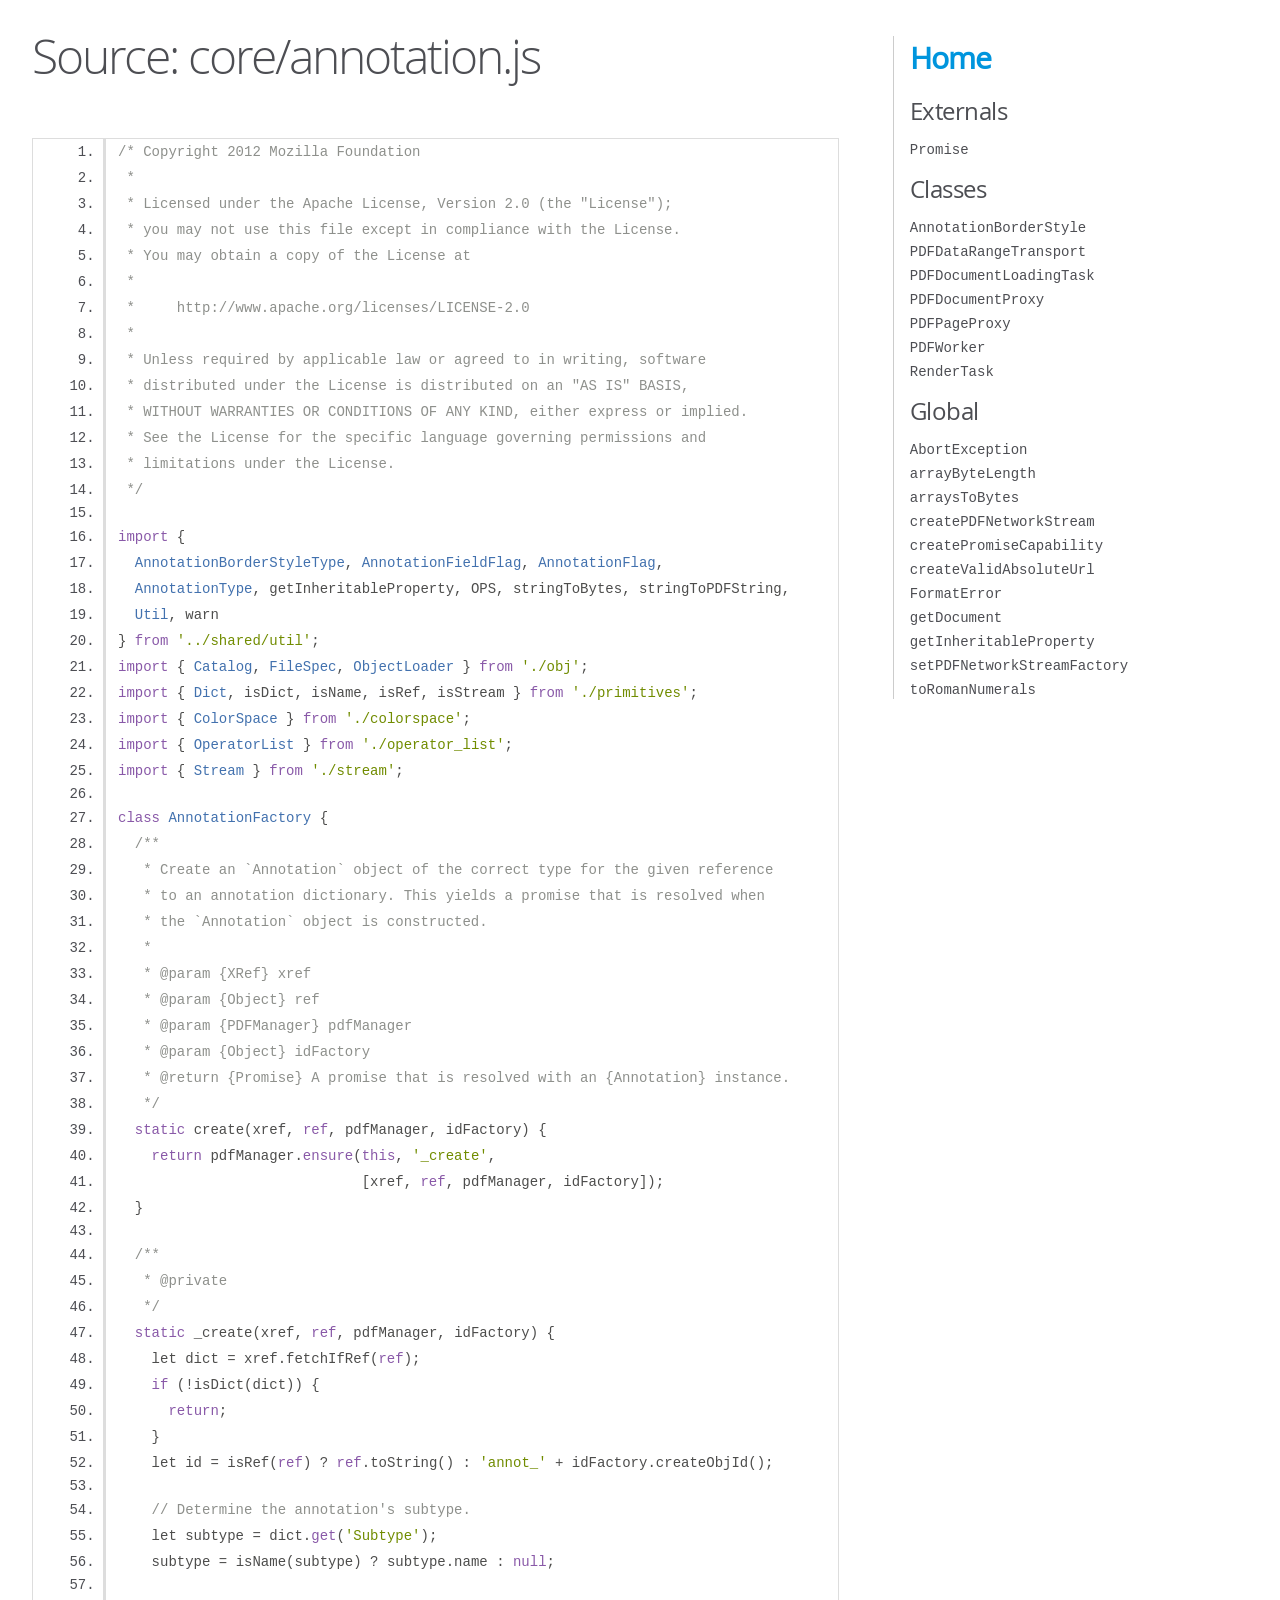
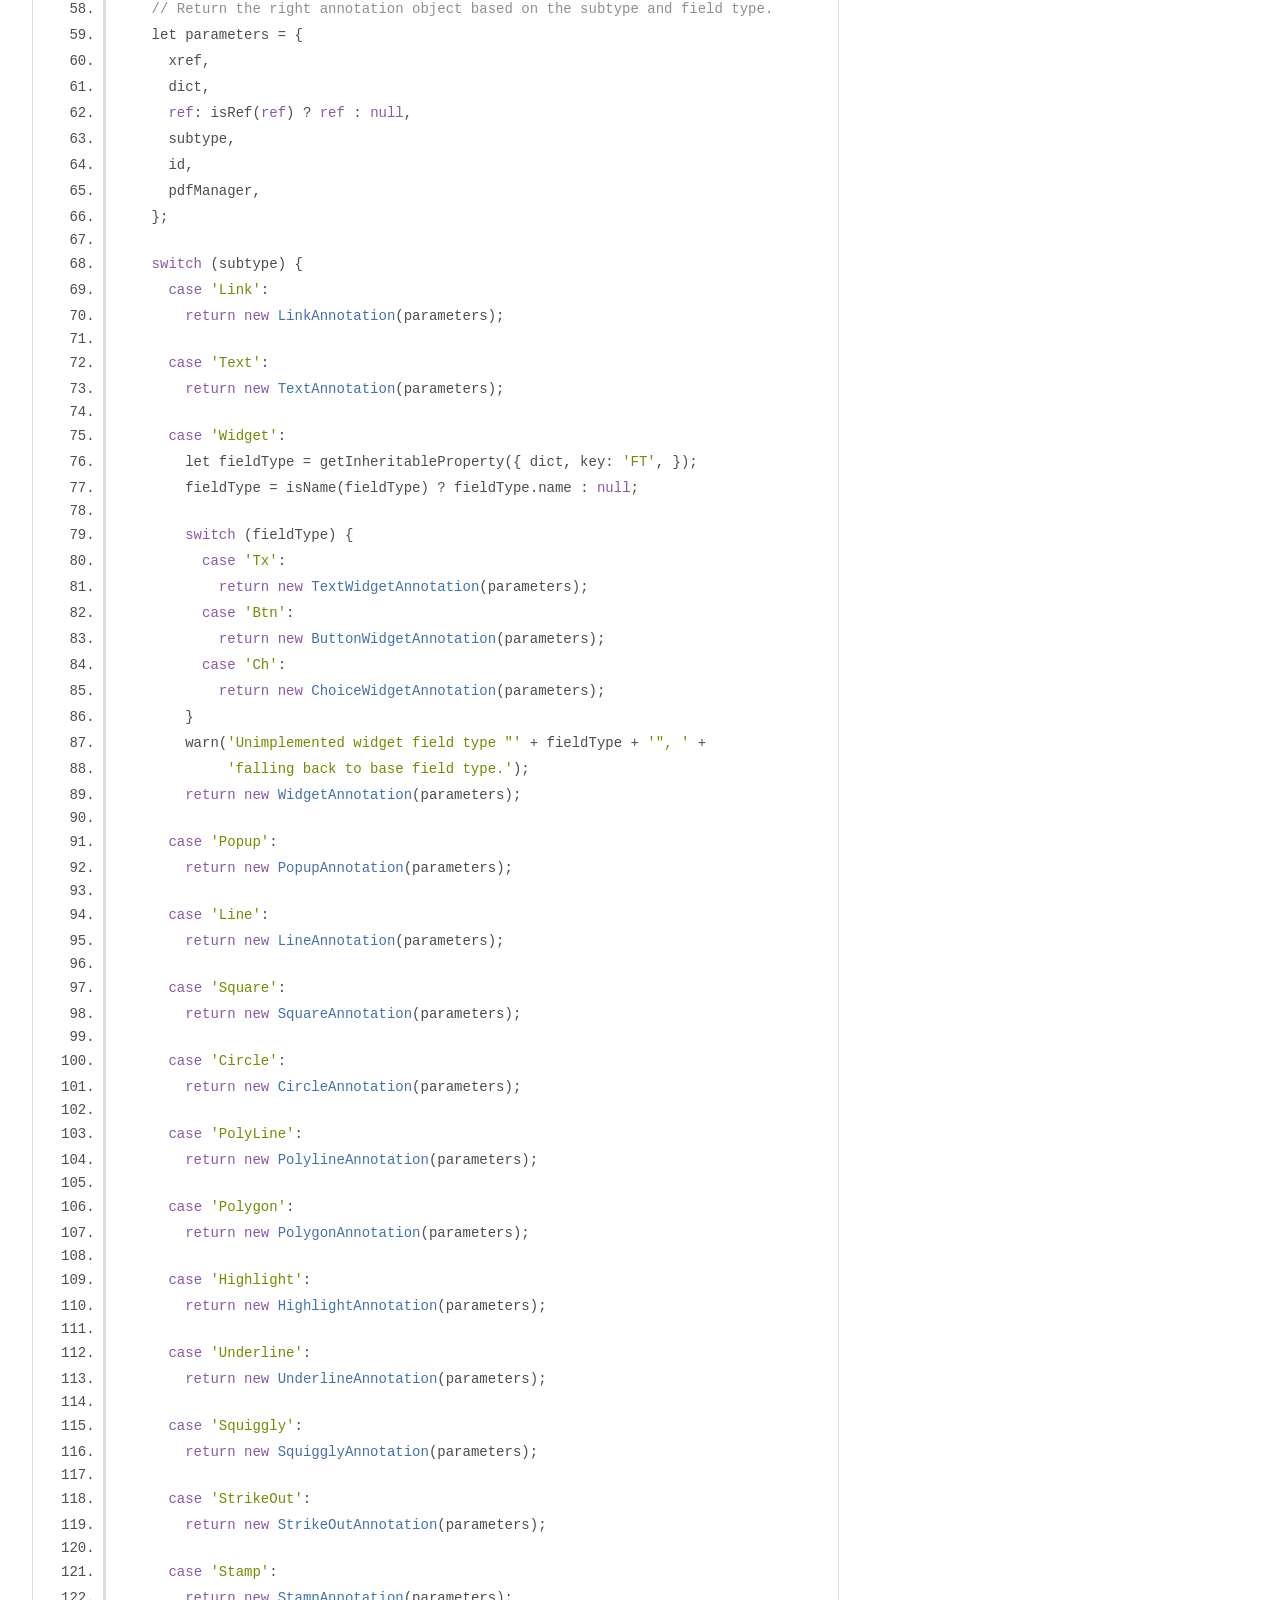
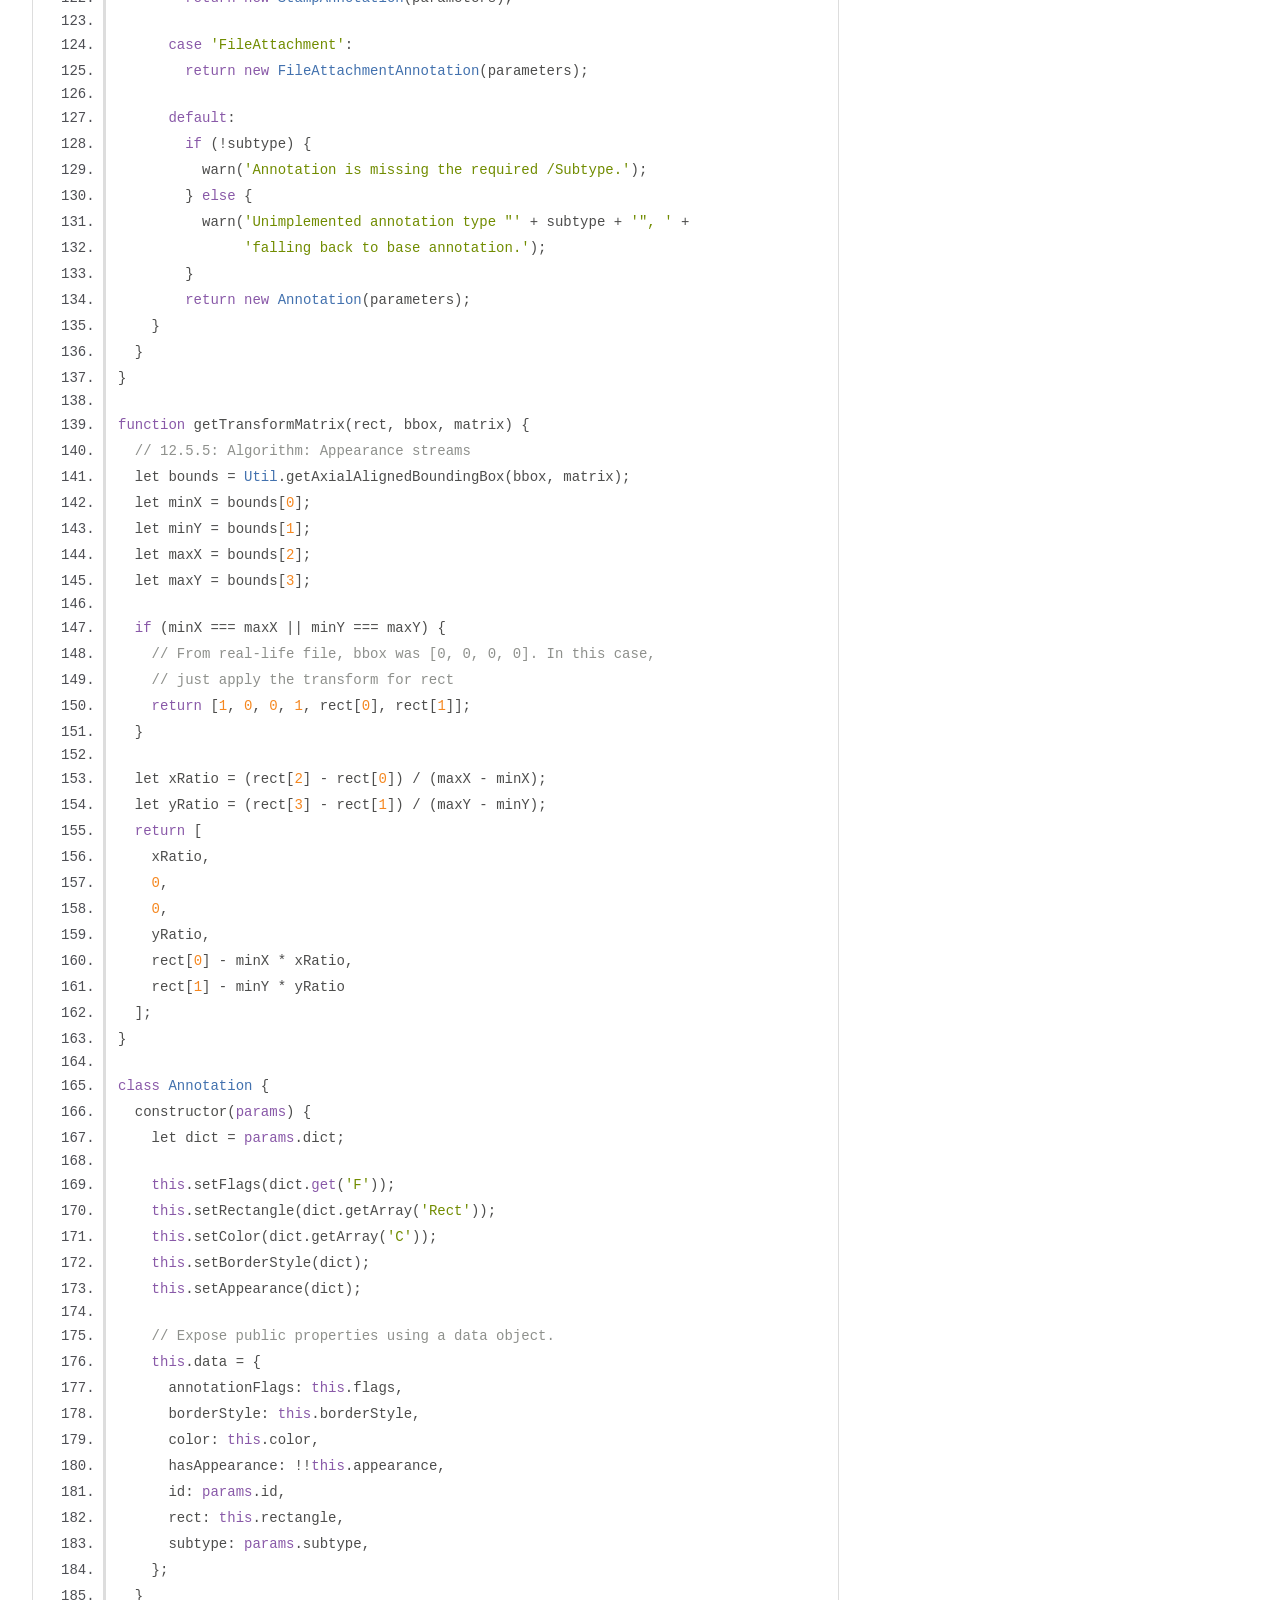
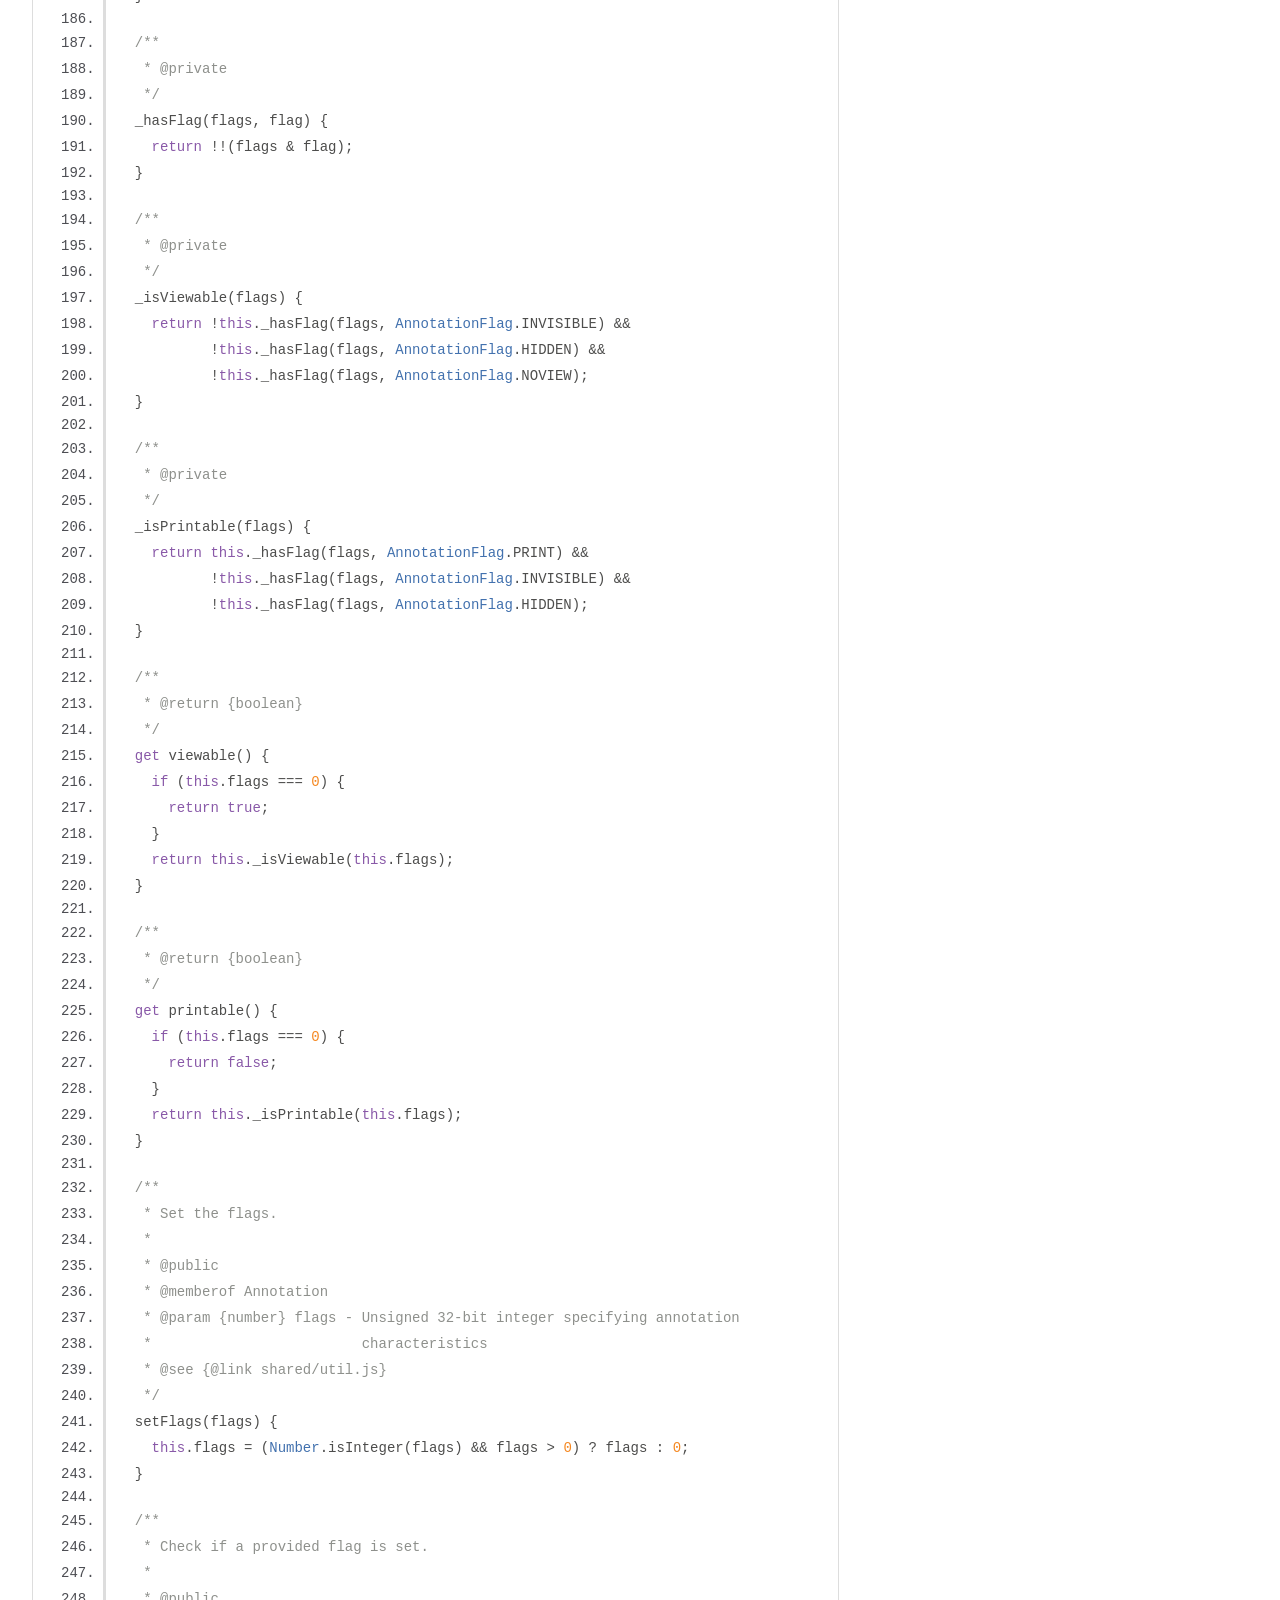
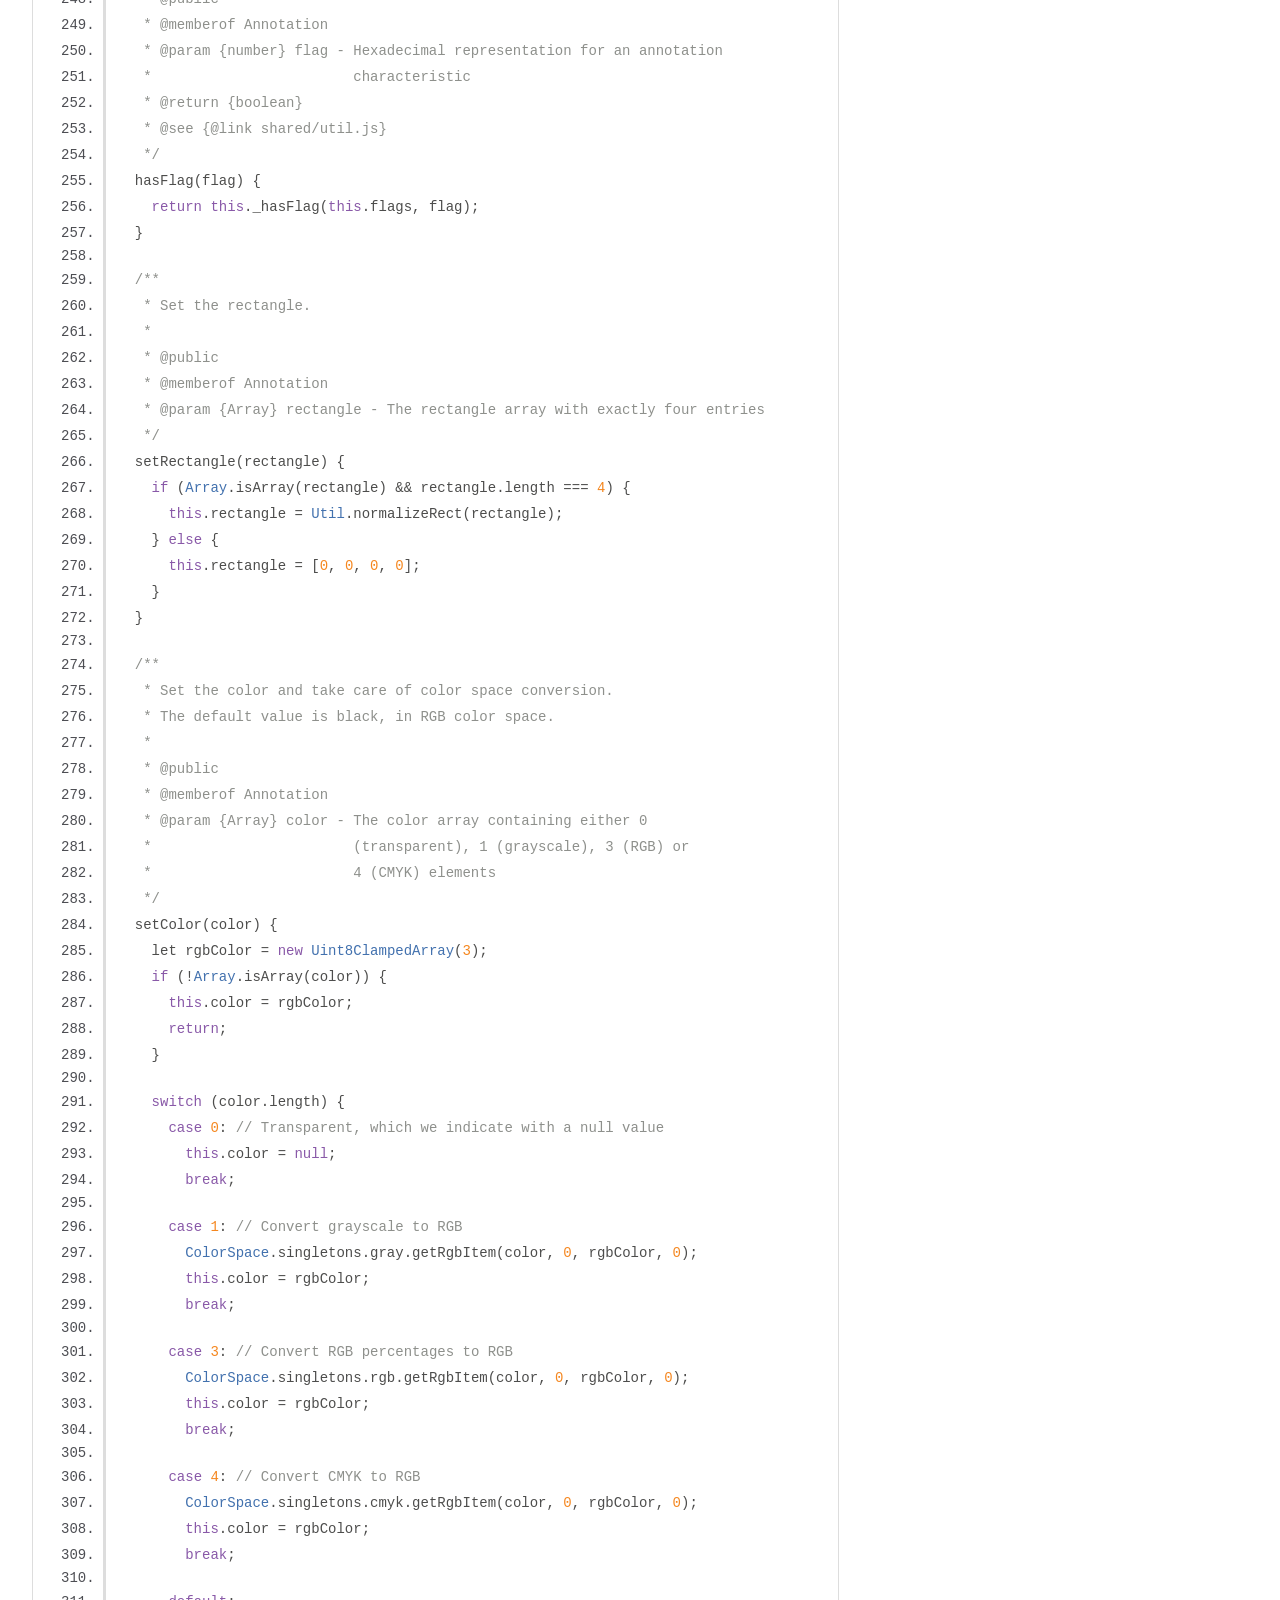
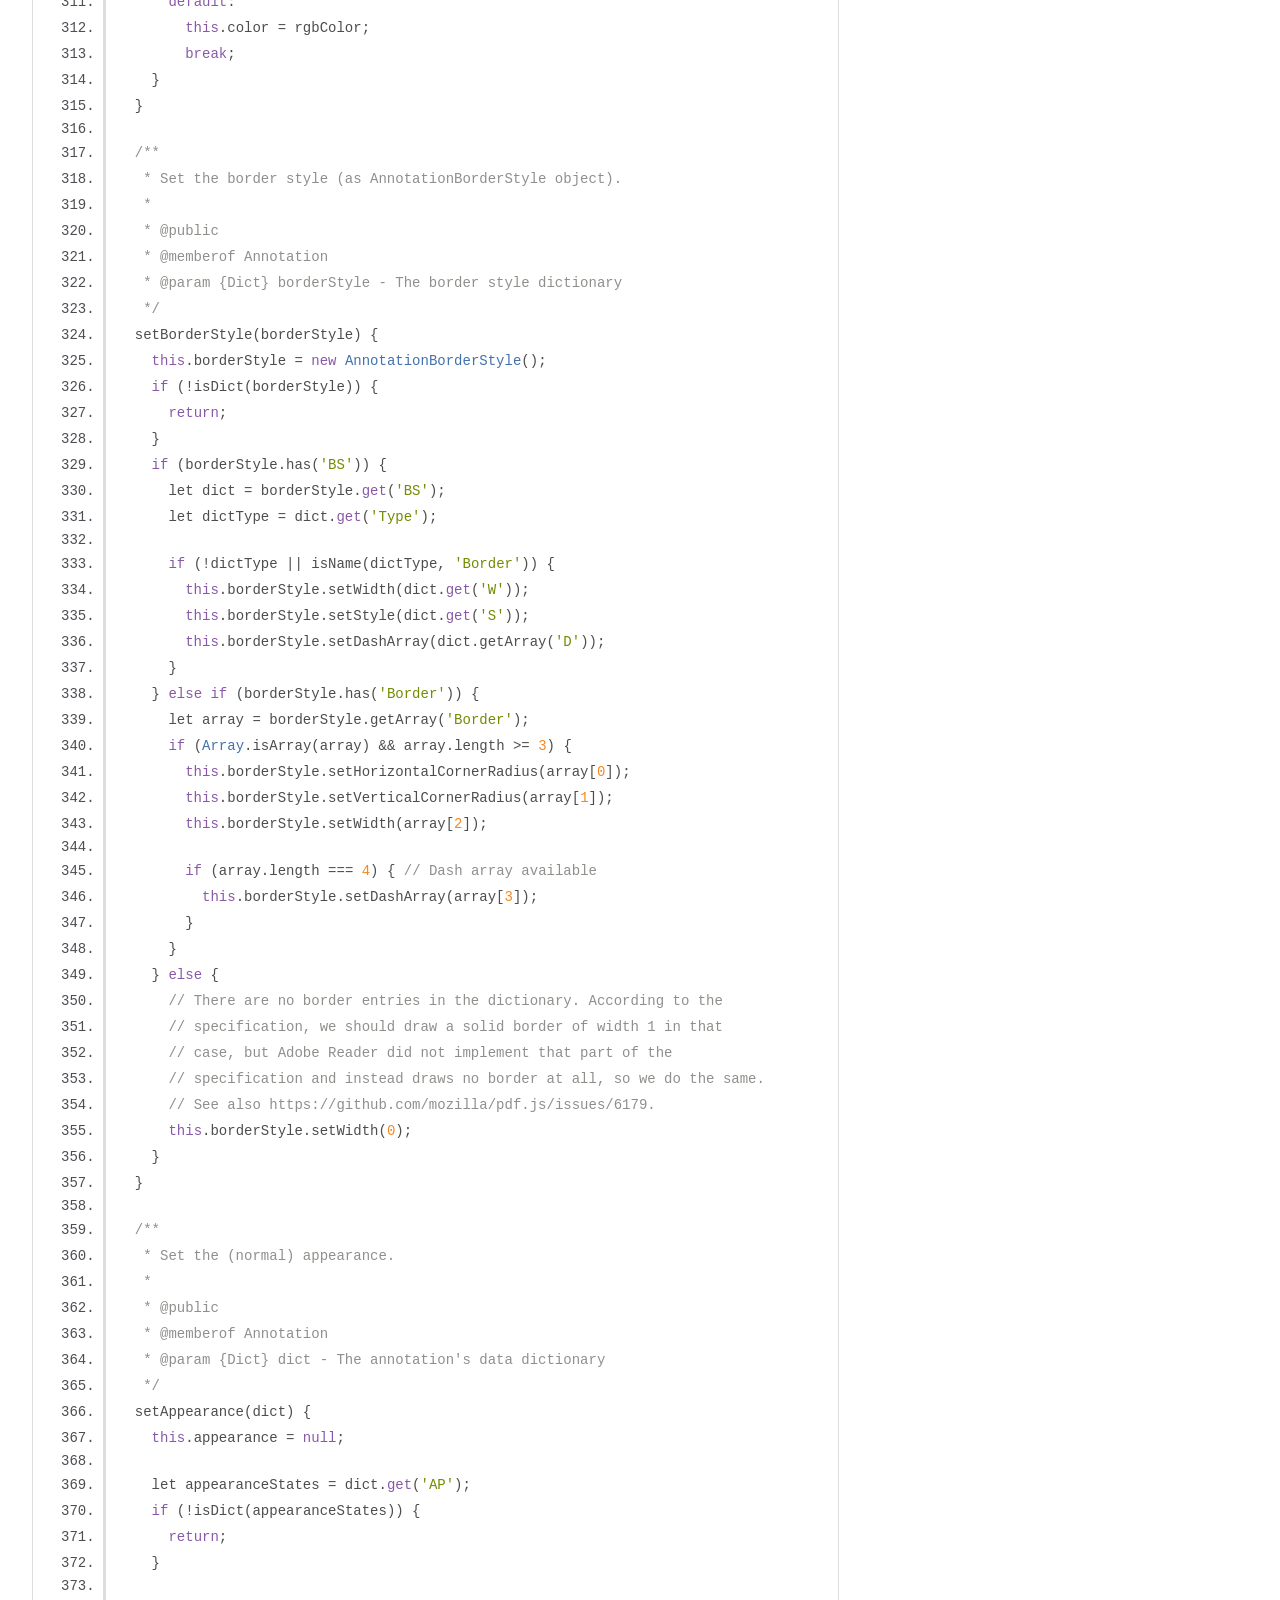
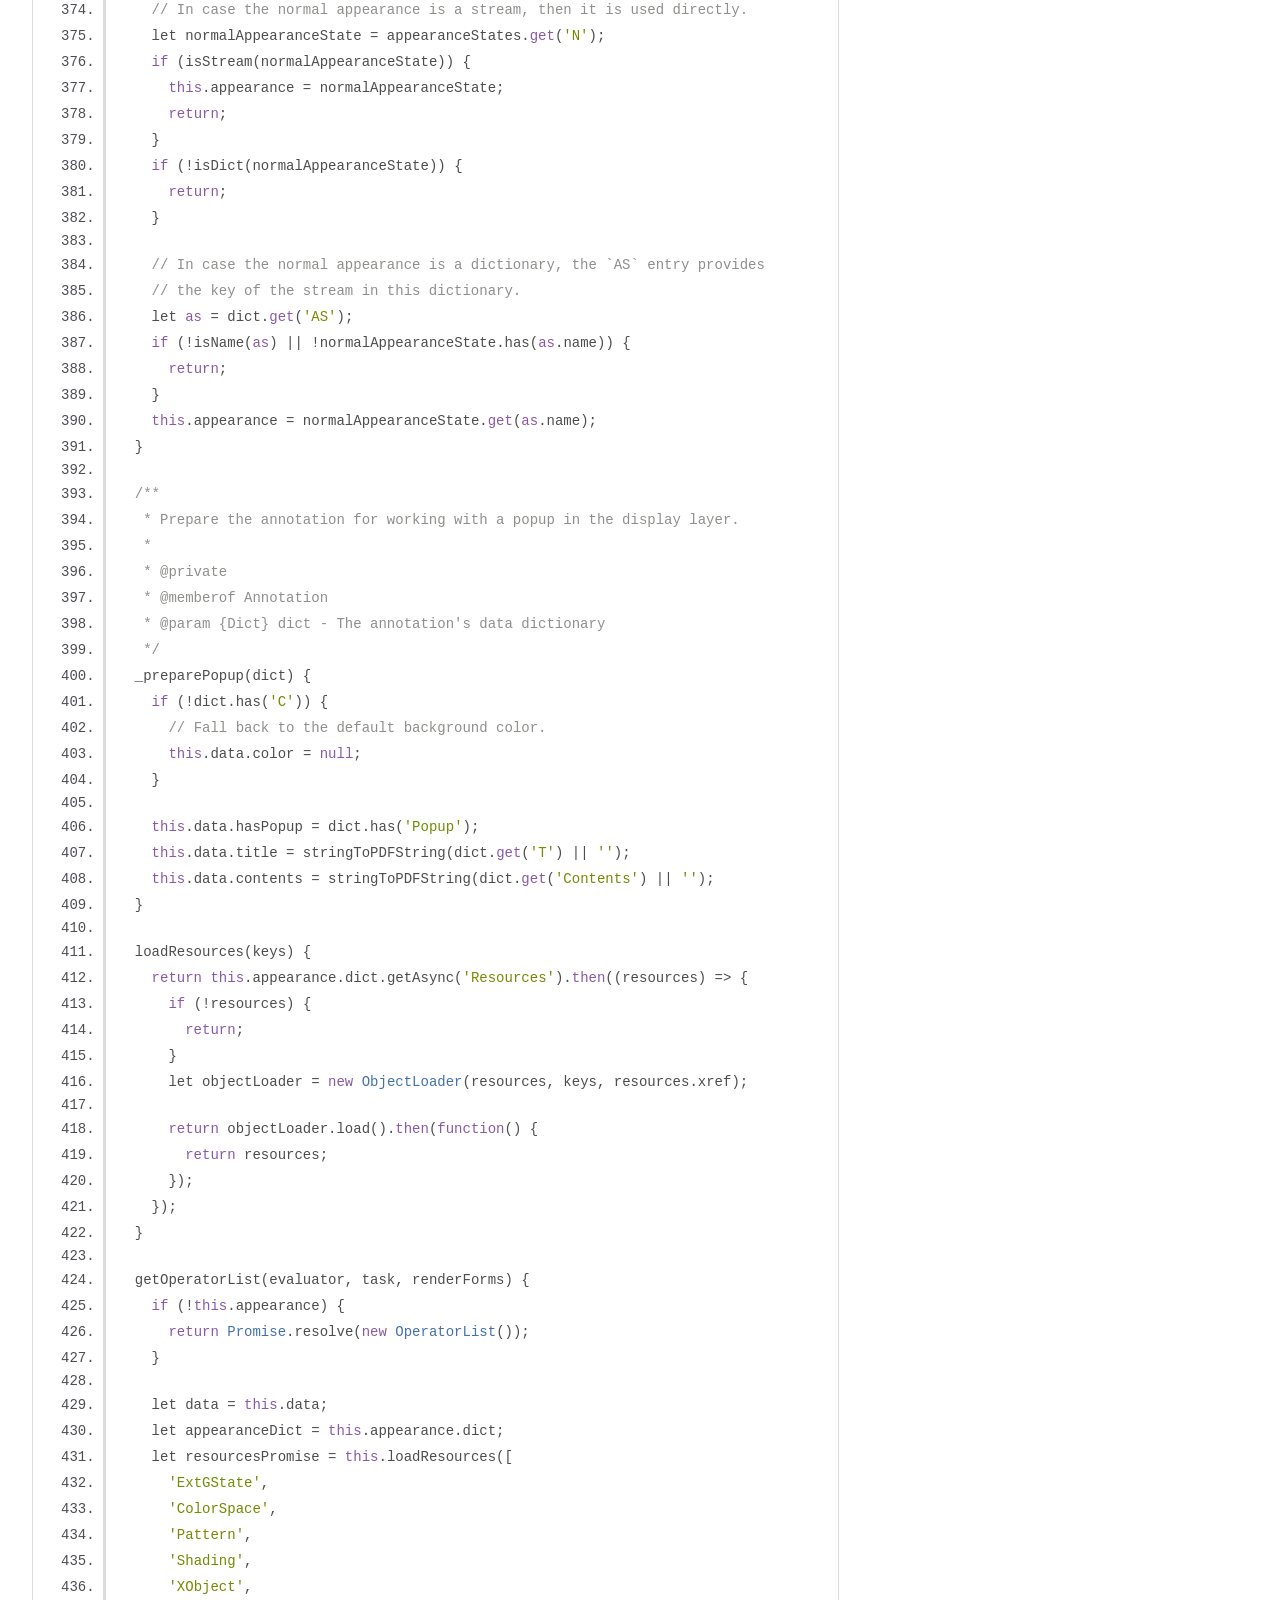
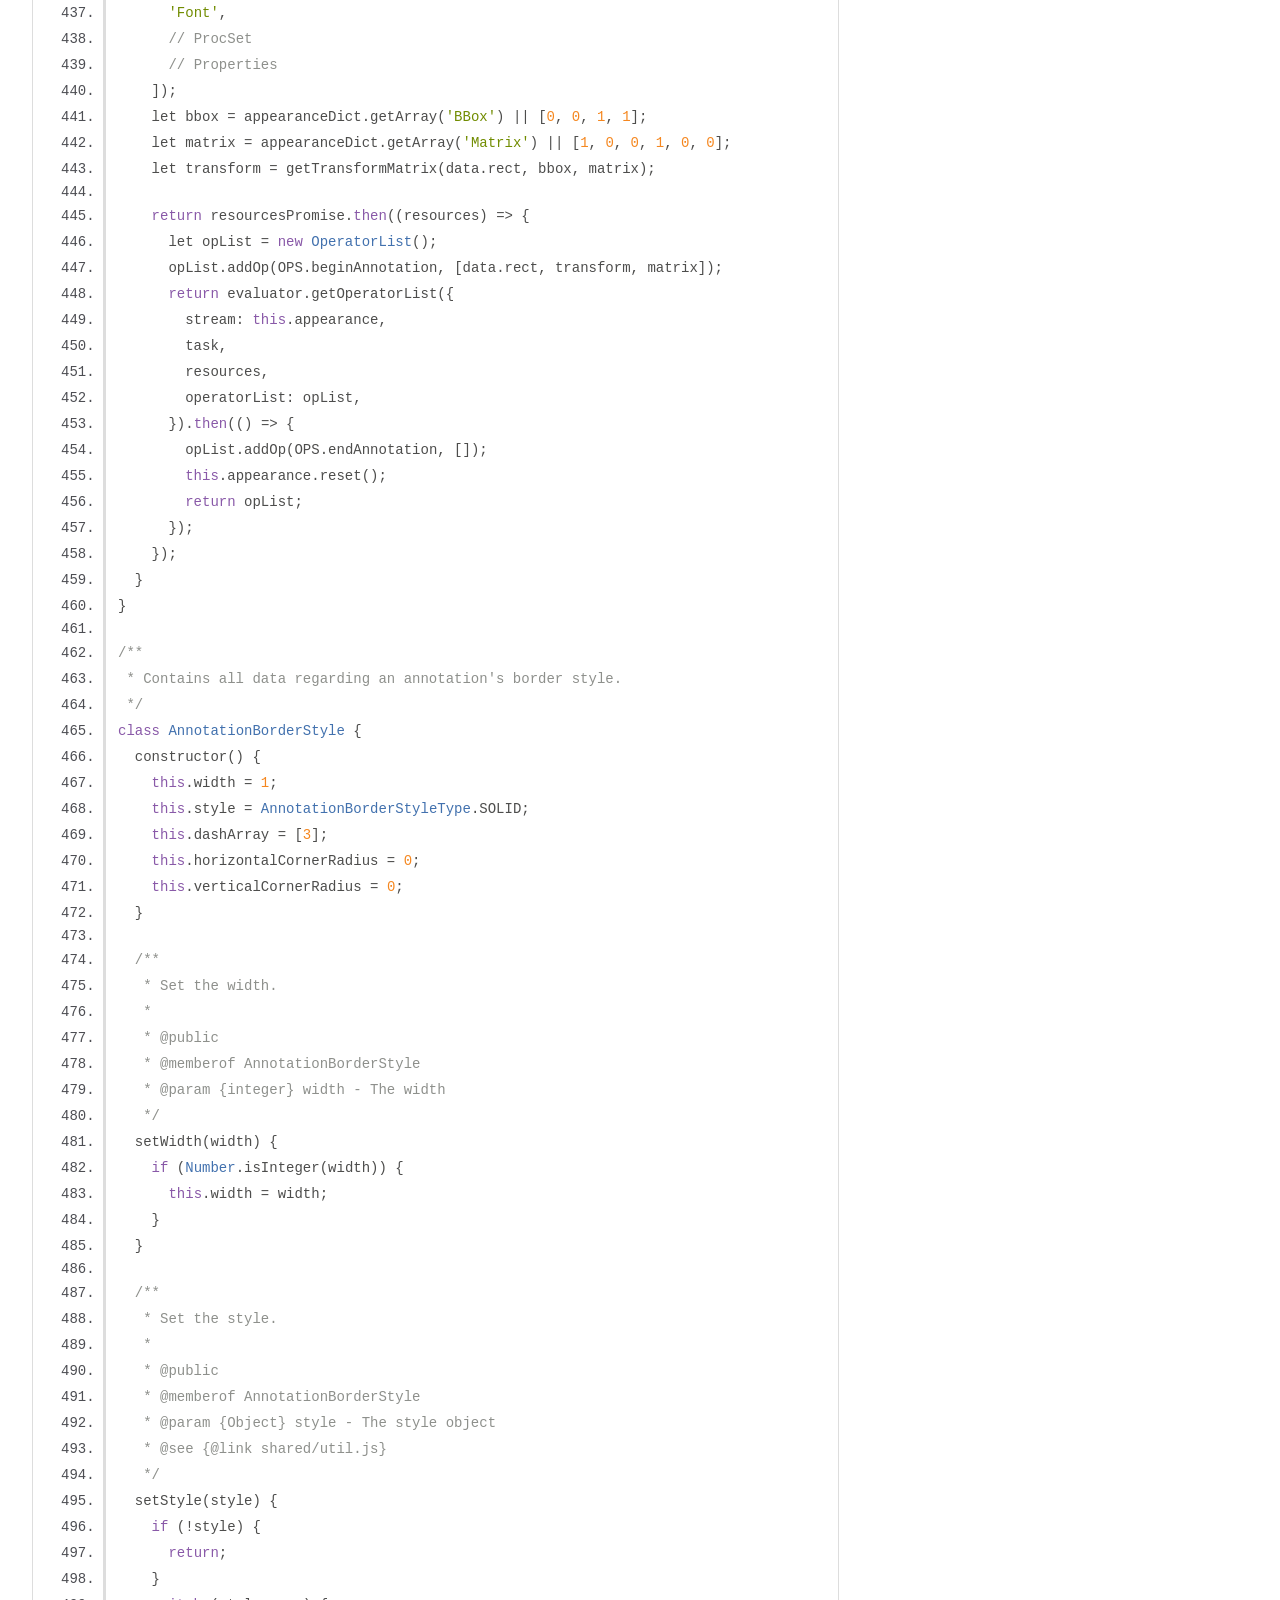
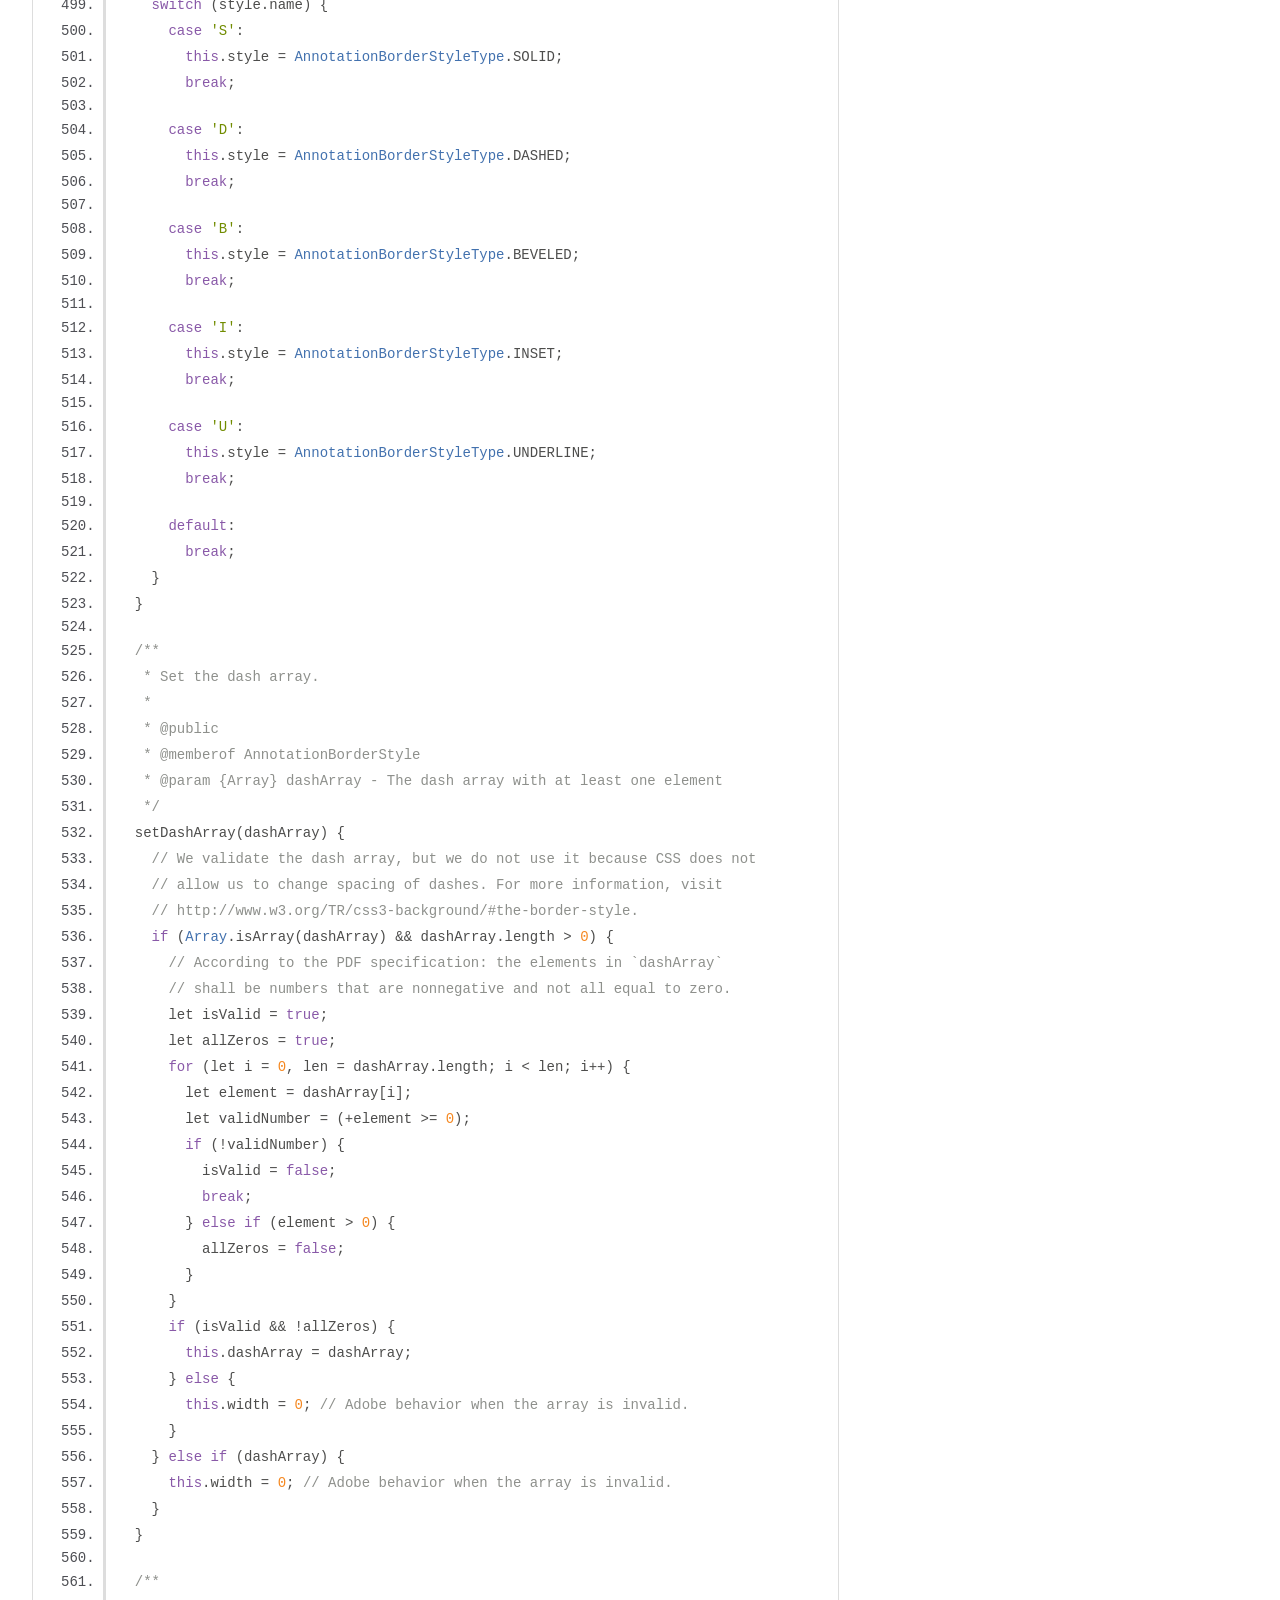
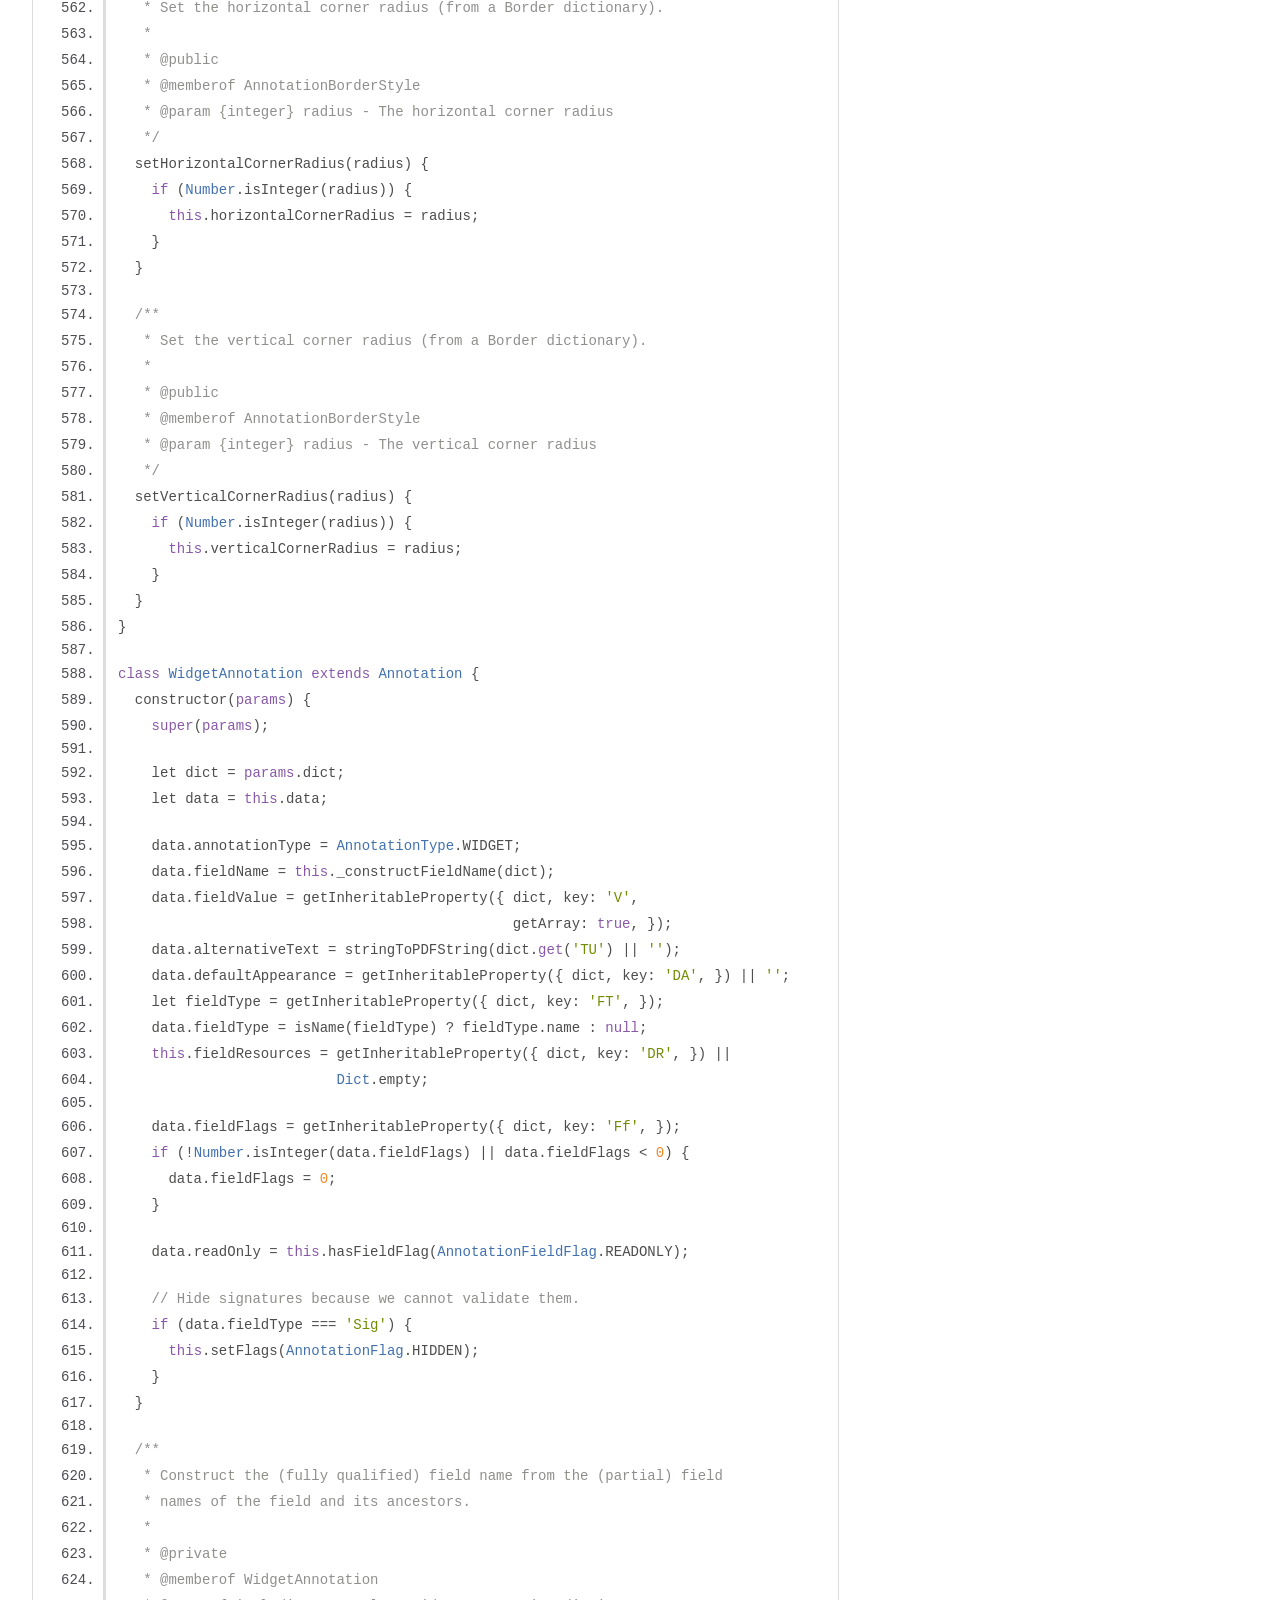
<file: api/draft/core_annotation.js.html>
<!DOCTYPE html>
<html lang="en">
<head>
    <meta charset="utf-8">
    <title>JSDoc: Source: core/annotation.js</title>

    <script src="scripts/prettify/prettify.js"> </script>
    <script src="scripts/prettify/lang-css.js"> </script>
    <!--[if lt IE 9]>
      <script src="//html5shiv.googlecode.com/svn/trunk/html5.js"></script>
    <![endif]-->
    <link type="text/css" rel="stylesheet" href="styles/prettify-tomorrow.css">
    <link type="text/css" rel="stylesheet" href="styles/jsdoc-default.css">
</head>

<body>

<div id="main">

    <h1 class="page-title">Source: core/annotation.js</h1>

    



    
    <section>
        <article>
            <pre class="prettyprint source linenums"><code>/* Copyright 2012 Mozilla Foundation
 *
 * Licensed under the Apache License, Version 2.0 (the "License");
 * you may not use this file except in compliance with the License.
 * You may obtain a copy of the License at
 *
 *     http://www.apache.org/licenses/LICENSE-2.0
 *
 * Unless required by applicable law or agreed to in writing, software
 * distributed under the License is distributed on an "AS IS" BASIS,
 * WITHOUT WARRANTIES OR CONDITIONS OF ANY KIND, either express or implied.
 * See the License for the specific language governing permissions and
 * limitations under the License.
 */

import {
  AnnotationBorderStyleType, AnnotationFieldFlag, AnnotationFlag,
  AnnotationType, getInheritableProperty, OPS, stringToBytes, stringToPDFString,
  Util, warn
} from '../shared/util';
import { Catalog, FileSpec, ObjectLoader } from './obj';
import { Dict, isDict, isName, isRef, isStream } from './primitives';
import { ColorSpace } from './colorspace';
import { OperatorList } from './operator_list';
import { Stream } from './stream';

class AnnotationFactory {
  /**
   * Create an `Annotation` object of the correct type for the given reference
   * to an annotation dictionary. This yields a promise that is resolved when
   * the `Annotation` object is constructed.
   *
   * @param {XRef} xref
   * @param {Object} ref
   * @param {PDFManager} pdfManager
   * @param {Object} idFactory
   * @return {Promise} A promise that is resolved with an {Annotation} instance.
   */
  static create(xref, ref, pdfManager, idFactory) {
    return pdfManager.ensure(this, '_create',
                             [xref, ref, pdfManager, idFactory]);
  }

  /**
   * @private
   */
  static _create(xref, ref, pdfManager, idFactory) {
    let dict = xref.fetchIfRef(ref);
    if (!isDict(dict)) {
      return;
    }
    let id = isRef(ref) ? ref.toString() : 'annot_' + idFactory.createObjId();

    // Determine the annotation's subtype.
    let subtype = dict.get('Subtype');
    subtype = isName(subtype) ? subtype.name : null;

    // Return the right annotation object based on the subtype and field type.
    let parameters = {
      xref,
      dict,
      ref: isRef(ref) ? ref : null,
      subtype,
      id,
      pdfManager,
    };

    switch (subtype) {
      case 'Link':
        return new LinkAnnotation(parameters);

      case 'Text':
        return new TextAnnotation(parameters);

      case 'Widget':
        let fieldType = getInheritableProperty({ dict, key: 'FT', });
        fieldType = isName(fieldType) ? fieldType.name : null;

        switch (fieldType) {
          case 'Tx':
            return new TextWidgetAnnotation(parameters);
          case 'Btn':
            return new ButtonWidgetAnnotation(parameters);
          case 'Ch':
            return new ChoiceWidgetAnnotation(parameters);
        }
        warn('Unimplemented widget field type "' + fieldType + '", ' +
             'falling back to base field type.');
        return new WidgetAnnotation(parameters);

      case 'Popup':
        return new PopupAnnotation(parameters);

      case 'Line':
        return new LineAnnotation(parameters);

      case 'Square':
        return new SquareAnnotation(parameters);

      case 'Circle':
        return new CircleAnnotation(parameters);

      case 'PolyLine':
        return new PolylineAnnotation(parameters);

      case 'Polygon':
        return new PolygonAnnotation(parameters);

      case 'Highlight':
        return new HighlightAnnotation(parameters);

      case 'Underline':
        return new UnderlineAnnotation(parameters);

      case 'Squiggly':
        return new SquigglyAnnotation(parameters);

      case 'StrikeOut':
        return new StrikeOutAnnotation(parameters);

      case 'Stamp':
        return new StampAnnotation(parameters);

      case 'FileAttachment':
        return new FileAttachmentAnnotation(parameters);

      default:
        if (!subtype) {
          warn('Annotation is missing the required /Subtype.');
        } else {
          warn('Unimplemented annotation type "' + subtype + '", ' +
               'falling back to base annotation.');
        }
        return new Annotation(parameters);
    }
  }
}

function getTransformMatrix(rect, bbox, matrix) {
  // 12.5.5: Algorithm: Appearance streams
  let bounds = Util.getAxialAlignedBoundingBox(bbox, matrix);
  let minX = bounds[0];
  let minY = bounds[1];
  let maxX = bounds[2];
  let maxY = bounds[3];

  if (minX === maxX || minY === maxY) {
    // From real-life file, bbox was [0, 0, 0, 0]. In this case,
    // just apply the transform for rect
    return [1, 0, 0, 1, rect[0], rect[1]];
  }

  let xRatio = (rect[2] - rect[0]) / (maxX - minX);
  let yRatio = (rect[3] - rect[1]) / (maxY - minY);
  return [
    xRatio,
    0,
    0,
    yRatio,
    rect[0] - minX * xRatio,
    rect[1] - minY * yRatio
  ];
}

class Annotation {
  constructor(params) {
    let dict = params.dict;

    this.setFlags(dict.get('F'));
    this.setRectangle(dict.getArray('Rect'));
    this.setColor(dict.getArray('C'));
    this.setBorderStyle(dict);
    this.setAppearance(dict);

    // Expose public properties using a data object.
    this.data = {
      annotationFlags: this.flags,
      borderStyle: this.borderStyle,
      color: this.color,
      hasAppearance: !!this.appearance,
      id: params.id,
      rect: this.rectangle,
      subtype: params.subtype,
    };
  }

  /**
   * @private
   */
  _hasFlag(flags, flag) {
    return !!(flags &amp; flag);
  }

  /**
   * @private
   */
  _isViewable(flags) {
    return !this._hasFlag(flags, AnnotationFlag.INVISIBLE) &amp;&amp;
           !this._hasFlag(flags, AnnotationFlag.HIDDEN) &amp;&amp;
           !this._hasFlag(flags, AnnotationFlag.NOVIEW);
  }

  /**
   * @private
   */
  _isPrintable(flags) {
    return this._hasFlag(flags, AnnotationFlag.PRINT) &amp;&amp;
           !this._hasFlag(flags, AnnotationFlag.INVISIBLE) &amp;&amp;
           !this._hasFlag(flags, AnnotationFlag.HIDDEN);
  }

  /**
   * @return {boolean}
   */
  get viewable() {
    if (this.flags === 0) {
      return true;
    }
    return this._isViewable(this.flags);
  }

  /**
   * @return {boolean}
   */
  get printable() {
    if (this.flags === 0) {
      return false;
    }
    return this._isPrintable(this.flags);
  }

  /**
   * Set the flags.
   *
   * @public
   * @memberof Annotation
   * @param {number} flags - Unsigned 32-bit integer specifying annotation
   *                         characteristics
   * @see {@link shared/util.js}
   */
  setFlags(flags) {
    this.flags = (Number.isInteger(flags) &amp;&amp; flags > 0) ? flags : 0;
  }

  /**
   * Check if a provided flag is set.
   *
   * @public
   * @memberof Annotation
   * @param {number} flag - Hexadecimal representation for an annotation
   *                        characteristic
   * @return {boolean}
   * @see {@link shared/util.js}
   */
  hasFlag(flag) {
    return this._hasFlag(this.flags, flag);
  }

  /**
   * Set the rectangle.
   *
   * @public
   * @memberof Annotation
   * @param {Array} rectangle - The rectangle array with exactly four entries
   */
  setRectangle(rectangle) {
    if (Array.isArray(rectangle) &amp;&amp; rectangle.length === 4) {
      this.rectangle = Util.normalizeRect(rectangle);
    } else {
      this.rectangle = [0, 0, 0, 0];
    }
  }

  /**
   * Set the color and take care of color space conversion.
   * The default value is black, in RGB color space.
   *
   * @public
   * @memberof Annotation
   * @param {Array} color - The color array containing either 0
   *                        (transparent), 1 (grayscale), 3 (RGB) or
   *                        4 (CMYK) elements
   */
  setColor(color) {
    let rgbColor = new Uint8ClampedArray(3);
    if (!Array.isArray(color)) {
      this.color = rgbColor;
      return;
    }

    switch (color.length) {
      case 0: // Transparent, which we indicate with a null value
        this.color = null;
        break;

      case 1: // Convert grayscale to RGB
        ColorSpace.singletons.gray.getRgbItem(color, 0, rgbColor, 0);
        this.color = rgbColor;
        break;

      case 3: // Convert RGB percentages to RGB
        ColorSpace.singletons.rgb.getRgbItem(color, 0, rgbColor, 0);
        this.color = rgbColor;
        break;

      case 4: // Convert CMYK to RGB
        ColorSpace.singletons.cmyk.getRgbItem(color, 0, rgbColor, 0);
        this.color = rgbColor;
        break;

      default:
        this.color = rgbColor;
        break;
    }
  }

  /**
   * Set the border style (as AnnotationBorderStyle object).
   *
   * @public
   * @memberof Annotation
   * @param {Dict} borderStyle - The border style dictionary
   */
  setBorderStyle(borderStyle) {
    this.borderStyle = new AnnotationBorderStyle();
    if (!isDict(borderStyle)) {
      return;
    }
    if (borderStyle.has('BS')) {
      let dict = borderStyle.get('BS');
      let dictType = dict.get('Type');

      if (!dictType || isName(dictType, 'Border')) {
        this.borderStyle.setWidth(dict.get('W'));
        this.borderStyle.setStyle(dict.get('S'));
        this.borderStyle.setDashArray(dict.getArray('D'));
      }
    } else if (borderStyle.has('Border')) {
      let array = borderStyle.getArray('Border');
      if (Array.isArray(array) &amp;&amp; array.length >= 3) {
        this.borderStyle.setHorizontalCornerRadius(array[0]);
        this.borderStyle.setVerticalCornerRadius(array[1]);
        this.borderStyle.setWidth(array[2]);

        if (array.length === 4) { // Dash array available
          this.borderStyle.setDashArray(array[3]);
        }
      }
    } else {
      // There are no border entries in the dictionary. According to the
      // specification, we should draw a solid border of width 1 in that
      // case, but Adobe Reader did not implement that part of the
      // specification and instead draws no border at all, so we do the same.
      // See also https://github.com/mozilla/pdf.js/issues/6179.
      this.borderStyle.setWidth(0);
    }
  }

  /**
   * Set the (normal) appearance.
   *
   * @public
   * @memberof Annotation
   * @param {Dict} dict - The annotation's data dictionary
   */
  setAppearance(dict) {
    this.appearance = null;

    let appearanceStates = dict.get('AP');
    if (!isDict(appearanceStates)) {
      return;
    }

    // In case the normal appearance is a stream, then it is used directly.
    let normalAppearanceState = appearanceStates.get('N');
    if (isStream(normalAppearanceState)) {
      this.appearance = normalAppearanceState;
      return;
    }
    if (!isDict(normalAppearanceState)) {
      return;
    }

    // In case the normal appearance is a dictionary, the `AS` entry provides
    // the key of the stream in this dictionary.
    let as = dict.get('AS');
    if (!isName(as) || !normalAppearanceState.has(as.name)) {
      return;
    }
    this.appearance = normalAppearanceState.get(as.name);
  }

  /**
   * Prepare the annotation for working with a popup in the display layer.
   *
   * @private
   * @memberof Annotation
   * @param {Dict} dict - The annotation's data dictionary
   */
  _preparePopup(dict) {
    if (!dict.has('C')) {
      // Fall back to the default background color.
      this.data.color = null;
    }

    this.data.hasPopup = dict.has('Popup');
    this.data.title = stringToPDFString(dict.get('T') || '');
    this.data.contents = stringToPDFString(dict.get('Contents') || '');
  }

  loadResources(keys) {
    return this.appearance.dict.getAsync('Resources').then((resources) => {
      if (!resources) {
        return;
      }
      let objectLoader = new ObjectLoader(resources, keys, resources.xref);

      return objectLoader.load().then(function() {
        return resources;
      });
    });
  }

  getOperatorList(evaluator, task, renderForms) {
    if (!this.appearance) {
      return Promise.resolve(new OperatorList());
    }

    let data = this.data;
    let appearanceDict = this.appearance.dict;
    let resourcesPromise = this.loadResources([
      'ExtGState',
      'ColorSpace',
      'Pattern',
      'Shading',
      'XObject',
      'Font',
      // ProcSet
      // Properties
    ]);
    let bbox = appearanceDict.getArray('BBox') || [0, 0, 1, 1];
    let matrix = appearanceDict.getArray('Matrix') || [1, 0, 0, 1, 0, 0];
    let transform = getTransformMatrix(data.rect, bbox, matrix);

    return resourcesPromise.then((resources) => {
      let opList = new OperatorList();
      opList.addOp(OPS.beginAnnotation, [data.rect, transform, matrix]);
      return evaluator.getOperatorList({
        stream: this.appearance,
        task,
        resources,
        operatorList: opList,
      }).then(() => {
        opList.addOp(OPS.endAnnotation, []);
        this.appearance.reset();
        return opList;
      });
    });
  }
}

/**
 * Contains all data regarding an annotation's border style.
 */
class AnnotationBorderStyle {
  constructor() {
    this.width = 1;
    this.style = AnnotationBorderStyleType.SOLID;
    this.dashArray = [3];
    this.horizontalCornerRadius = 0;
    this.verticalCornerRadius = 0;
  }

  /**
   * Set the width.
   *
   * @public
   * @memberof AnnotationBorderStyle
   * @param {integer} width - The width
   */
  setWidth(width) {
    if (Number.isInteger(width)) {
      this.width = width;
    }
  }

  /**
   * Set the style.
   *
   * @public
   * @memberof AnnotationBorderStyle
   * @param {Object} style - The style object
   * @see {@link shared/util.js}
   */
  setStyle(style) {
    if (!style) {
      return;
    }
    switch (style.name) {
      case 'S':
        this.style = AnnotationBorderStyleType.SOLID;
        break;

      case 'D':
        this.style = AnnotationBorderStyleType.DASHED;
        break;

      case 'B':
        this.style = AnnotationBorderStyleType.BEVELED;
        break;

      case 'I':
        this.style = AnnotationBorderStyleType.INSET;
        break;

      case 'U':
        this.style = AnnotationBorderStyleType.UNDERLINE;
        break;

      default:
        break;
    }
  }

  /**
   * Set the dash array.
   *
   * @public
   * @memberof AnnotationBorderStyle
   * @param {Array} dashArray - The dash array with at least one element
   */
  setDashArray(dashArray) {
    // We validate the dash array, but we do not use it because CSS does not
    // allow us to change spacing of dashes. For more information, visit
    // http://www.w3.org/TR/css3-background/#the-border-style.
    if (Array.isArray(dashArray) &amp;&amp; dashArray.length > 0) {
      // According to the PDF specification: the elements in `dashArray`
      // shall be numbers that are nonnegative and not all equal to zero.
      let isValid = true;
      let allZeros = true;
      for (let i = 0, len = dashArray.length; i &lt; len; i++) {
        let element = dashArray[i];
        let validNumber = (+element >= 0);
        if (!validNumber) {
          isValid = false;
          break;
        } else if (element > 0) {
          allZeros = false;
        }
      }
      if (isValid &amp;&amp; !allZeros) {
        this.dashArray = dashArray;
      } else {
        this.width = 0; // Adobe behavior when the array is invalid.
      }
    } else if (dashArray) {
      this.width = 0; // Adobe behavior when the array is invalid.
    }
  }

  /**
   * Set the horizontal corner radius (from a Border dictionary).
   *
   * @public
   * @memberof AnnotationBorderStyle
   * @param {integer} radius - The horizontal corner radius
   */
  setHorizontalCornerRadius(radius) {
    if (Number.isInteger(radius)) {
      this.horizontalCornerRadius = radius;
    }
  }

  /**
   * Set the vertical corner radius (from a Border dictionary).
   *
   * @public
   * @memberof AnnotationBorderStyle
   * @param {integer} radius - The vertical corner radius
   */
  setVerticalCornerRadius(radius) {
    if (Number.isInteger(radius)) {
      this.verticalCornerRadius = radius;
    }
  }
}

class WidgetAnnotation extends Annotation {
  constructor(params) {
    super(params);

    let dict = params.dict;
    let data = this.data;

    data.annotationType = AnnotationType.WIDGET;
    data.fieldName = this._constructFieldName(dict);
    data.fieldValue = getInheritableProperty({ dict, key: 'V',
                                               getArray: true, });
    data.alternativeText = stringToPDFString(dict.get('TU') || '');
    data.defaultAppearance = getInheritableProperty({ dict, key: 'DA', }) || '';
    let fieldType = getInheritableProperty({ dict, key: 'FT', });
    data.fieldType = isName(fieldType) ? fieldType.name : null;
    this.fieldResources = getInheritableProperty({ dict, key: 'DR', }) ||
                          Dict.empty;

    data.fieldFlags = getInheritableProperty({ dict, key: 'Ff', });
    if (!Number.isInteger(data.fieldFlags) || data.fieldFlags &lt; 0) {
      data.fieldFlags = 0;
    }

    data.readOnly = this.hasFieldFlag(AnnotationFieldFlag.READONLY);

    // Hide signatures because we cannot validate them.
    if (data.fieldType === 'Sig') {
      this.setFlags(AnnotationFlag.HIDDEN);
    }
  }

  /**
   * Construct the (fully qualified) field name from the (partial) field
   * names of the field and its ancestors.
   *
   * @private
   * @memberof WidgetAnnotation
   * @param {Dict} dict - Complete widget annotation dictionary
   * @return {string}
   */
  _constructFieldName(dict) {
    // Both the `Parent` and `T` fields are optional. While at least one of
    // them should be provided, bad PDF generators may fail to do so.
    if (!dict.has('T') &amp;&amp; !dict.has('Parent')) {
      warn('Unknown field name, falling back to empty field name.');
      return '';
    }

    // If no parent exists, the partial and fully qualified names are equal.
    if (!dict.has('Parent')) {
      return stringToPDFString(dict.get('T'));
    }

    // Form the fully qualified field name by appending the partial name to
    // the parent's fully qualified name, separated by a period.
    let fieldName = [];
    if (dict.has('T')) {
      fieldName.unshift(stringToPDFString(dict.get('T')));
    }

    let loopDict = dict;
    while (loopDict.has('Parent')) {
      loopDict = loopDict.get('Parent');
      if (!isDict(loopDict)) {
        // Even though it is not allowed according to the PDF specification,
        // bad PDF generators may provide a `Parent` entry that is not a
        // dictionary, but `null` for example (issue 8143).
        break;
      }

      if (loopDict.has('T')) {
        fieldName.unshift(stringToPDFString(loopDict.get('T')));
      }
    }
    return fieldName.join('.');
  }

  /**
   * Check if a provided field flag is set.
   *
   * @public
   * @memberof WidgetAnnotation
   * @param {number} flag - Hexadecimal representation for an annotation
   *                        field characteristic
   * @return {boolean}
   * @see {@link shared/util.js}
   */
  hasFieldFlag(flag) {
    return !!(this.data.fieldFlags &amp; flag);
  }

  getOperatorList(evaluator, task, renderForms) {
    // Do not render form elements on the canvas when interactive forms are
    // enabled. The display layer is responsible for rendering them instead.
    if (renderForms) {
      return Promise.resolve(new OperatorList());
    }
    return super.getOperatorList(evaluator, task, renderForms);
  }
}

class TextWidgetAnnotation extends WidgetAnnotation {
  constructor(params) {
    super(params);

    const dict = params.dict;

    // The field value is always a string.
    this.data.fieldValue = stringToPDFString(this.data.fieldValue || '');

    // Determine the alignment of text in the field.
    let alignment = getInheritableProperty({ dict, key: 'Q', });
    if (!Number.isInteger(alignment) || alignment &lt; 0 || alignment > 2) {
      alignment = null;
    }
    this.data.textAlignment = alignment;

    // Determine the maximum length of text in the field.
    let maximumLength = getInheritableProperty({ dict, key: 'MaxLen', });
    if (!Number.isInteger(maximumLength) || maximumLength &lt; 0) {
      maximumLength = null;
    }
    this.data.maxLen = maximumLength;

    // Process field flags for the display layer.
    this.data.multiLine = this.hasFieldFlag(AnnotationFieldFlag.MULTILINE);
    this.data.comb = this.hasFieldFlag(AnnotationFieldFlag.COMB) &amp;&amp;
                     !this.hasFieldFlag(AnnotationFieldFlag.MULTILINE) &amp;&amp;
                     !this.hasFieldFlag(AnnotationFieldFlag.PASSWORD) &amp;&amp;
                     !this.hasFieldFlag(AnnotationFieldFlag.FILESELECT) &amp;&amp;
                     this.data.maxLen !== null;
  }

  getOperatorList(evaluator, task, renderForms) {
    if (renderForms || this.appearance) {
      return super.getOperatorList(evaluator, task, renderForms);
    }

    let operatorList = new OperatorList();

    // Even if there is an appearance stream, ignore it. This is the
    // behaviour used by Adobe Reader.
    if (!this.data.defaultAppearance) {
      return Promise.resolve(operatorList);
    }

    let stream = new Stream(stringToBytes(this.data.defaultAppearance));
    return evaluator.getOperatorList({
      stream,
      task,
      resources: this.fieldResources,
      operatorList,
    }).then(function () {
      return operatorList;
    });
  }
}

class ButtonWidgetAnnotation extends WidgetAnnotation {
  constructor(params) {
    super(params);

    this.data.checkBox = !this.hasFieldFlag(AnnotationFieldFlag.RADIO) &amp;&amp;
                         !this.hasFieldFlag(AnnotationFieldFlag.PUSHBUTTON);
    this.data.radioButton = this.hasFieldFlag(AnnotationFieldFlag.RADIO) &amp;&amp;
                            !this.hasFieldFlag(AnnotationFieldFlag.PUSHBUTTON);
    this.data.pushButton = this.hasFieldFlag(AnnotationFieldFlag.PUSHBUTTON);

    if (this.data.checkBox) {
      this._processCheckBox(params);
    } else if (this.data.radioButton) {
      this._processRadioButton(params);
    } else if (this.data.pushButton) {
      this._processPushButton(params);
    } else {
      warn('Invalid field flags for button widget annotation');
    }
  }

  _processCheckBox(params) {
    if (isName(this.data.fieldValue)) {
      this.data.fieldValue = this.data.fieldValue.name;
    }

    const customAppearance = params.dict.get('AP');
    if (!isDict(customAppearance)) {
      return;
    }

    const exportValueOptionsDict = customAppearance.get('D');
    if (!isDict(exportValueOptionsDict)) {
      return;
    }

    const exportValues = exportValueOptionsDict.getKeys();
    const hasCorrectOptionCount = exportValues.length === 2;
    if (!hasCorrectOptionCount) {
      return;
    }

    this.data.exportValue = exportValues[0] === 'Off' ?
      exportValues[1] : exportValues[0];
  }

  _processRadioButton(params) {
    this.data.fieldValue = this.data.buttonValue = null;

    // The parent field's `V` entry holds a `Name` object with the appearance
    // state of whichever child field is currently in the "on" state.
    let fieldParent = params.dict.get('Parent');
    if (isDict(fieldParent) &amp;&amp; fieldParent.has('V')) {
      let fieldParentValue = fieldParent.get('V');
      if (isName(fieldParentValue)) {
        this.data.fieldValue = fieldParentValue.name;
      }
    }

    // The button's value corresponds to its appearance state.
    let appearanceStates = params.dict.get('AP');
    if (!isDict(appearanceStates)) {
      return;
    }
    let normalAppearanceState = appearanceStates.get('N');
    if (!isDict(normalAppearanceState)) {
      return;
    }
    let keys = normalAppearanceState.getKeys();
    for (let i = 0, ii = keys.length; i &lt; ii; i++) {
      if (keys[i] !== 'Off') {
        this.data.buttonValue = keys[i];
        break;
      }
    }
  }

  _processPushButton(params) {
    if (!params.dict.has('A')) {
      warn('Push buttons without action dictionaries are not supported');
      return;
    }

    Catalog.parseDestDictionary({
      destDict: params.dict,
      resultObj: this.data,
      docBaseUrl: params.pdfManager.docBaseUrl,
    });
  }
}

class ChoiceWidgetAnnotation extends WidgetAnnotation {
  constructor(params) {
    super(params);

    // Determine the options. The options array may consist of strings or
    // arrays. If the array consists of arrays, then the first element of
    // each array is the export value and the second element of each array is
    // the display value. If the array consists of strings, then these
    // represent both the export and display value. In this case, we convert
    // it to an array of arrays as well for convenience in the display layer.
    // Note that the specification does not state that the `Opt` field is
    // inheritable, but in practice PDF generators do make annotations
    // inherit the options from a parent annotation (issue 8094).
    this.data.options = [];

    let options = getInheritableProperty({ dict: params.dict, key: 'Opt', });
    if (Array.isArray(options)) {
      let xref = params.xref;
      for (let i = 0, ii = options.length; i &lt; ii; i++) {
        let option = xref.fetchIfRef(options[i]);
        let isOptionArray = Array.isArray(option);

        this.data.options[i] = {
          exportValue: isOptionArray ? xref.fetchIfRef(option[0]) : option,
          displayValue: stringToPDFString(isOptionArray ?
                                          xref.fetchIfRef(option[1]) : option),
        };
      }
    }

    // Determine the field value. In this case, it may be a string or an
    // array of strings. For convenience in the display layer, convert the
    // string to an array of one string as well.
    if (!Array.isArray(this.data.fieldValue)) {
      this.data.fieldValue = [this.data.fieldValue];
    }

    // Process field flags for the display layer.
    this.data.combo = this.hasFieldFlag(AnnotationFieldFlag.COMBO);
    this.data.multiSelect = this.hasFieldFlag(AnnotationFieldFlag.MULTISELECT);
  }
}

class TextAnnotation extends Annotation {
  constructor(parameters) {
    const DEFAULT_ICON_SIZE = 22; // px

    super(parameters);

    this.data.annotationType = AnnotationType.TEXT;

    if (this.data.hasAppearance) {
      this.data.name = 'NoIcon';
    } else {
      this.data.rect[1] = this.data.rect[3] - DEFAULT_ICON_SIZE;
      this.data.rect[2] = this.data.rect[0] + DEFAULT_ICON_SIZE;
      this.data.name = parameters.dict.has('Name') ?
                       parameters.dict.get('Name').name : 'Note';
    }
    this._preparePopup(parameters.dict);
  }
}

class LinkAnnotation extends Annotation {
  constructor(params) {
    super(params);

    this.data.annotationType = AnnotationType.LINK;

    Catalog.parseDestDictionary({
      destDict: params.dict,
      resultObj: this.data,
      docBaseUrl: params.pdfManager.docBaseUrl,
    });
  }
}

class PopupAnnotation extends Annotation {
  constructor(parameters) {
    super(parameters);

    this.data.annotationType = AnnotationType.POPUP;

    let dict = parameters.dict;
    let parentItem = dict.get('Parent');
    if (!parentItem) {
      warn('Popup annotation has a missing or invalid parent annotation.');
      return;
    }

    let parentSubtype = parentItem.get('Subtype');
    this.data.parentType = isName(parentSubtype) ? parentSubtype.name : null;
    this.data.parentId = dict.getRaw('Parent').toString();
    this.data.title = stringToPDFString(parentItem.get('T') || '');
    this.data.contents = stringToPDFString(parentItem.get('Contents') || '');

    if (!parentItem.has('C')) {
      // Fall back to the default background color.
      this.data.color = null;
    } else {
      this.setColor(parentItem.getArray('C'));
      this.data.color = this.color;
    }

    // If the Popup annotation is not viewable, but the parent annotation is,
    // that is most likely a bug. Fallback to inherit the flags from the parent
    // annotation (this is consistent with the behaviour in Adobe Reader).
    if (!this.viewable) {
      let parentFlags = parentItem.get('F');
      if (this._isViewable(parentFlags)) {
        this.setFlags(parentFlags);
      }
    }
  }
}

class LineAnnotation extends Annotation {
  constructor(parameters) {
    super(parameters);

    this.data.annotationType = AnnotationType.LINE;

    let dict = parameters.dict;
    this.data.lineCoordinates = Util.normalizeRect(dict.getArray('L'));
    this._preparePopup(dict);
  }
}

class SquareAnnotation extends Annotation {
  constructor(parameters) {
    super(parameters);

    this.data.annotationType = AnnotationType.SQUARE;
    this._preparePopup(parameters.dict);
  }
}

class CircleAnnotation extends Annotation {
  constructor(parameters) {
    super(parameters);

    this.data.annotationType = AnnotationType.CIRCLE;
    this._preparePopup(parameters.dict);
  }
}

class PolylineAnnotation extends Annotation {
  constructor(parameters) {
    super(parameters);

    this.data.annotationType = AnnotationType.POLYLINE;

    // The vertices array is an array of numbers representing the alternating
    // horizontal and vertical coordinates, respectively, of each vertex.
    // Convert this to an array of objects with x and y coordinates.
    let dict = parameters.dict;
    let rawVertices = dict.getArray('Vertices');

    this.data.vertices = [];
    for (let i = 0, ii = rawVertices.length; i &lt; ii; i += 2) {
      this.data.vertices.push({
        x: rawVertices[i],
        y: rawVertices[i + 1],
      });
    }

    this._preparePopup(dict);
  }
}

class PolygonAnnotation extends PolylineAnnotation {
  constructor(parameters) {
    // Polygons are specific forms of polylines, so reuse their logic.
    super(parameters);

    this.data.annotationType = AnnotationType.POLYGON;
  }
}

class HighlightAnnotation extends Annotation {
  constructor(parameters) {
    super(parameters);

    this.data.annotationType = AnnotationType.HIGHLIGHT;
    this._preparePopup(parameters.dict);
  }
}

class UnderlineAnnotation extends Annotation {
  constructor(parameters) {
    super(parameters);

    this.data.annotationType = AnnotationType.UNDERLINE;
    this._preparePopup(parameters.dict);
  }
}

class SquigglyAnnotation extends Annotation {
  constructor(parameters) {
    super(parameters);

    this.data.annotationType = AnnotationType.SQUIGGLY;
    this._preparePopup(parameters.dict);
  }
}

class StrikeOutAnnotation extends Annotation {
  constructor(parameters) {
    super(parameters);

    this.data.annotationType = AnnotationType.STRIKEOUT;
    this._preparePopup(parameters.dict);
  }
}

class StampAnnotation extends Annotation {
  constructor(parameters) {
    super(parameters);

    this.data.annotationType = AnnotationType.STAMP;
    this._preparePopup(parameters.dict);
  }
}

class FileAttachmentAnnotation extends Annotation {
  constructor(parameters) {
    super(parameters);

    let file = new FileSpec(parameters.dict.get('FS'), parameters.xref);

    this.data.annotationType = AnnotationType.FILEATTACHMENT;
    this.data.file = file.serializable;
    this._preparePopup(parameters.dict);
  }
}

export {
  Annotation,
  AnnotationBorderStyle,
  AnnotationFactory,
};
</code></pre>
        </article>
    </section>




</div>

<nav>
    <h2><a href="index.html">Home</a></h2><h3>Externals</h3><ul><li><a href="external-Promise.html">Promise</a></li></ul><h3>Classes</h3><ul><li><a href="AnnotationBorderStyle.html">AnnotationBorderStyle</a></li><li><a href="PDFDataRangeTransport.html">PDFDataRangeTransport</a></li><li><a href="PDFDocumentLoadingTask.html">PDFDocumentLoadingTask</a></li><li><a href="PDFDocumentProxy.html">PDFDocumentProxy</a></li><li><a href="PDFPageProxy.html">PDFPageProxy</a></li><li><a href="PDFWorker.html">PDFWorker</a></li><li><a href="RenderTask.html">RenderTask</a></li></ul><h3>Global</h3><ul><li><a href="global.html#AbortException">AbortException</a></li><li><a href="global.html#arrayByteLength">arrayByteLength</a></li><li><a href="global.html#arraysToBytes">arraysToBytes</a></li><li><a href="global.html#createPDFNetworkStream">createPDFNetworkStream</a></li><li><a href="global.html#createPromiseCapability">createPromiseCapability</a></li><li><a href="global.html#createValidAbsoluteUrl">createValidAbsoluteUrl</a></li><li><a href="global.html#FormatError">FormatError</a></li><li><a href="global.html#getDocument">getDocument</a></li><li><a href="global.html#getInheritableProperty">getInheritableProperty</a></li><li><a href="global.html#setPDFNetworkStreamFactory">setPDFNetworkStreamFactory</a></li><li><a href="global.html#toRomanNumerals">toRomanNumerals</a></li></ul>
</nav>

<br class="clear">

<footer>
    Documentation generated by <a href="https://github.com/jsdoc3/jsdoc">JSDoc 3.5.5</a> on Tue Aug 21 2018 00:29:34 GMT+0000 (Coordinated Universal Time)
</footer>

<script> prettyPrint(); </script>
<script src="scripts/linenumber.js"> </script>
</body>
</html>
</file>
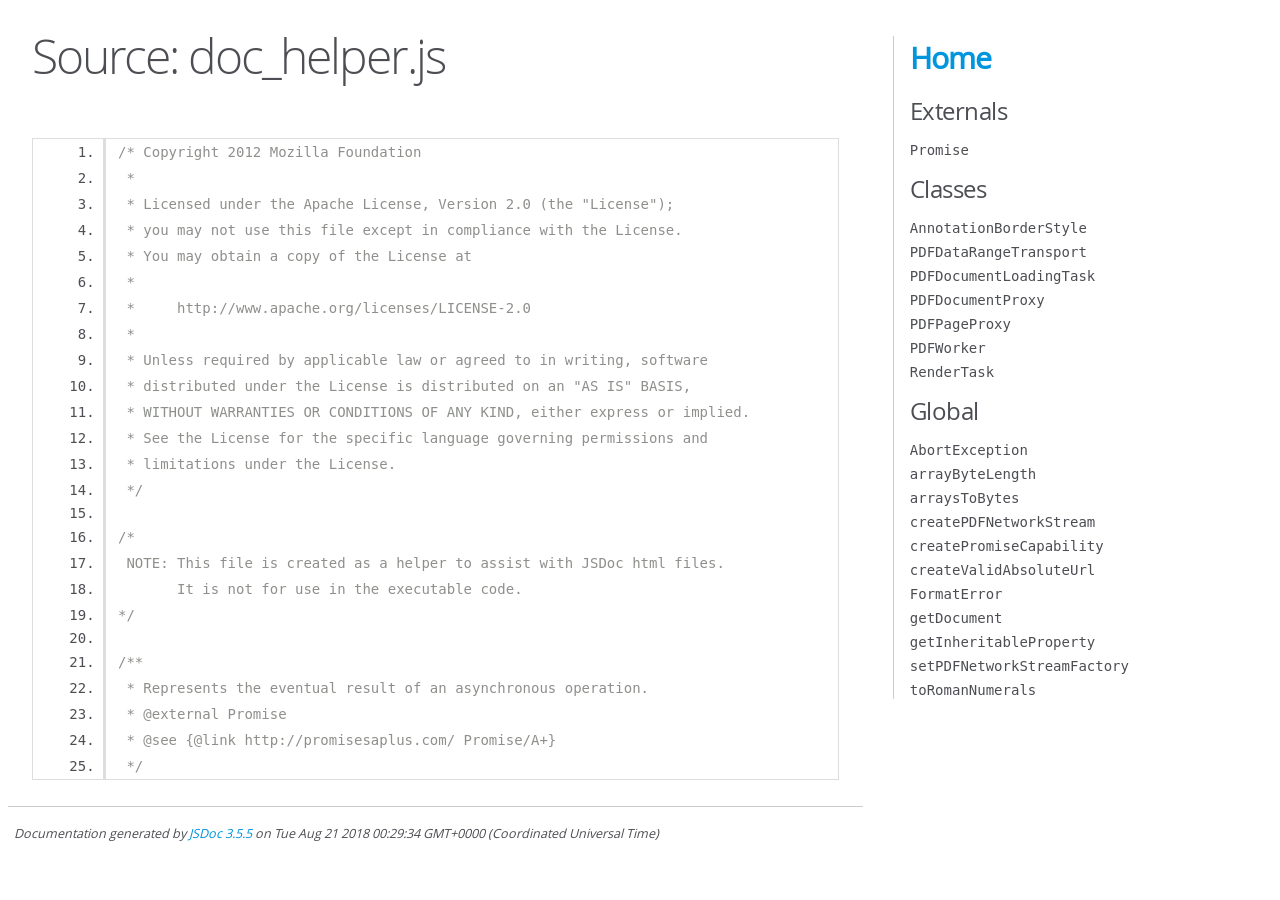
<file: api/draft/doc_helper.js.html>
<!DOCTYPE html>
<html lang="en">
<head>
    <meta charset="utf-8">
    <title>JSDoc: Source: doc_helper.js</title>

    <script src="scripts/prettify/prettify.js"> </script>
    <script src="scripts/prettify/lang-css.js"> </script>
    <!--[if lt IE 9]>
      <script src="//html5shiv.googlecode.com/svn/trunk/html5.js"></script>
    <![endif]-->
    <link type="text/css" rel="stylesheet" href="styles/prettify-tomorrow.css">
    <link type="text/css" rel="stylesheet" href="styles/jsdoc-default.css">
</head>

<body>

<div id="main">

    <h1 class="page-title">Source: doc_helper.js</h1>

    



    
    <section>
        <article>
            <pre class="prettyprint source linenums"><code>/* Copyright 2012 Mozilla Foundation
 *
 * Licensed under the Apache License, Version 2.0 (the "License");
 * you may not use this file except in compliance with the License.
 * You may obtain a copy of the License at
 *
 *     http://www.apache.org/licenses/LICENSE-2.0
 *
 * Unless required by applicable law or agreed to in writing, software
 * distributed under the License is distributed on an "AS IS" BASIS,
 * WITHOUT WARRANTIES OR CONDITIONS OF ANY KIND, either express or implied.
 * See the License for the specific language governing permissions and
 * limitations under the License.
 */

/*
 NOTE: This file is created as a helper to assist with JSDoc html files.
       It is not for use in the executable code.
*/

/**
 * Represents the eventual result of an asynchronous operation.
 * @external Promise
 * @see {@link http://promisesaplus.com/ Promise/A+}
 */
</code></pre>
        </article>
    </section>




</div>

<nav>
    <h2><a href="index.html">Home</a></h2><h3>Externals</h3><ul><li><a href="external-Promise.html">Promise</a></li></ul><h3>Classes</h3><ul><li><a href="AnnotationBorderStyle.html">AnnotationBorderStyle</a></li><li><a href="PDFDataRangeTransport.html">PDFDataRangeTransport</a></li><li><a href="PDFDocumentLoadingTask.html">PDFDocumentLoadingTask</a></li><li><a href="PDFDocumentProxy.html">PDFDocumentProxy</a></li><li><a href="PDFPageProxy.html">PDFPageProxy</a></li><li><a href="PDFWorker.html">PDFWorker</a></li><li><a href="RenderTask.html">RenderTask</a></li></ul><h3>Global</h3><ul><li><a href="global.html#AbortException">AbortException</a></li><li><a href="global.html#arrayByteLength">arrayByteLength</a></li><li><a href="global.html#arraysToBytes">arraysToBytes</a></li><li><a href="global.html#createPDFNetworkStream">createPDFNetworkStream</a></li><li><a href="global.html#createPromiseCapability">createPromiseCapability</a></li><li><a href="global.html#createValidAbsoluteUrl">createValidAbsoluteUrl</a></li><li><a href="global.html#FormatError">FormatError</a></li><li><a href="global.html#getDocument">getDocument</a></li><li><a href="global.html#getInheritableProperty">getInheritableProperty</a></li><li><a href="global.html#setPDFNetworkStreamFactory">setPDFNetworkStreamFactory</a></li><li><a href="global.html#toRomanNumerals">toRomanNumerals</a></li></ul>
</nav>

<br class="clear">

<footer>
    Documentation generated by <a href="https://github.com/jsdoc3/jsdoc">JSDoc 3.5.5</a> on Tue Aug 21 2018 00:29:34 GMT+0000 (Coordinated Universal Time)
</footer>

<script> prettyPrint(); </script>
<script src="scripts/linenumber.js"> </script>
</body>
</html>
</file>
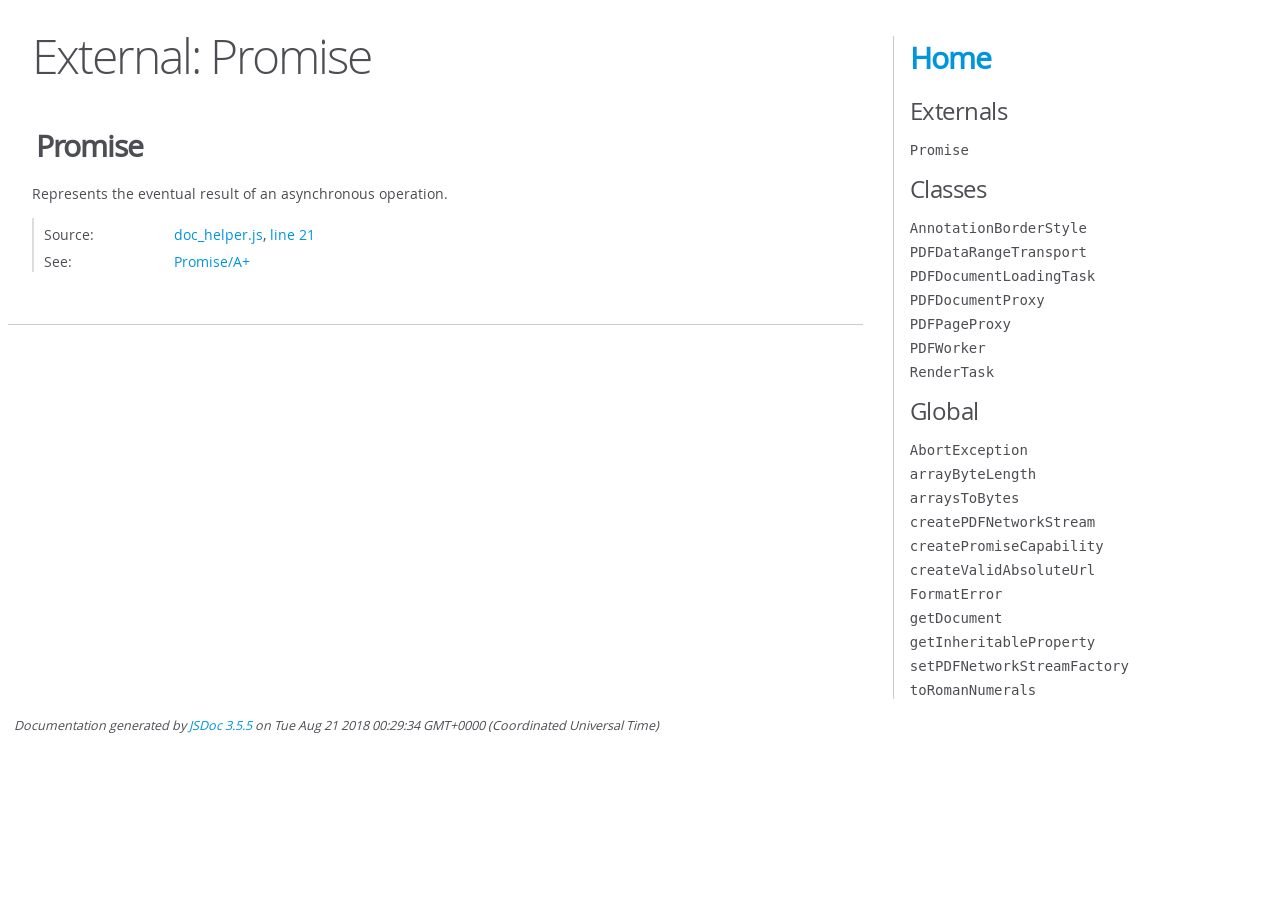
<file: api/draft/external-Promise.html>
<!DOCTYPE html>
<html lang="en">
<head>
    <meta charset="utf-8">
    <title>JSDoc: External: Promise</title>

    <script src="scripts/prettify/prettify.js"> </script>
    <script src="scripts/prettify/lang-css.js"> </script>
    <!--[if lt IE 9]>
      <script src="//html5shiv.googlecode.com/svn/trunk/html5.js"></script>
    <![endif]-->
    <link type="text/css" rel="stylesheet" href="styles/prettify-tomorrow.css">
    <link type="text/css" rel="stylesheet" href="styles/jsdoc-default.css">
</head>

<body>

<div id="main">

    <h1 class="page-title">External: Promise</h1>

    




<section>

<header>
    
        <h2>Promise</h2>
        
    
</header>

<article>
    <div class="container-overview">
    
        
            <div class="description">Represents the eventual result of an asynchronous operation.</div>
        

        


<dl class="details">

    

    

    

    

    

    

    

    

    

    

    

    

    
    <dt class="tag-source">Source:</dt>
    <dd class="tag-source"><ul class="dummy"><li>
        <a href="doc_helper.js.html">doc_helper.js</a>, <a href="doc_helper.js.html#line21">line 21</a>
    </li></ul></dd>
    

    

    
    <dt class="tag-see">See:</dt>
    <dd class="tag-see">
        <ul>
            <li><a href="http://promisesaplus.com/">Promise/A+</a></li>
        </ul>
    </dd>
    

    
</dl>


        
    
    </div>

    

    

    

    

    

    

    

    

    

    
</article>

</section>




</div>

<nav>
    <h2><a href="index.html">Home</a></h2><h3>Externals</h3><ul><li><a href="external-Promise.html">Promise</a></li></ul><h3>Classes</h3><ul><li><a href="AnnotationBorderStyle.html">AnnotationBorderStyle</a></li><li><a href="PDFDataRangeTransport.html">PDFDataRangeTransport</a></li><li><a href="PDFDocumentLoadingTask.html">PDFDocumentLoadingTask</a></li><li><a href="PDFDocumentProxy.html">PDFDocumentProxy</a></li><li><a href="PDFPageProxy.html">PDFPageProxy</a></li><li><a href="PDFWorker.html">PDFWorker</a></li><li><a href="RenderTask.html">RenderTask</a></li></ul><h3>Global</h3><ul><li><a href="global.html#AbortException">AbortException</a></li><li><a href="global.html#arrayByteLength">arrayByteLength</a></li><li><a href="global.html#arraysToBytes">arraysToBytes</a></li><li><a href="global.html#createPDFNetworkStream">createPDFNetworkStream</a></li><li><a href="global.html#createPromiseCapability">createPromiseCapability</a></li><li><a href="global.html#createValidAbsoluteUrl">createValidAbsoluteUrl</a></li><li><a href="global.html#FormatError">FormatError</a></li><li><a href="global.html#getDocument">getDocument</a></li><li><a href="global.html#getInheritableProperty">getInheritableProperty</a></li><li><a href="global.html#setPDFNetworkStreamFactory">setPDFNetworkStreamFactory</a></li><li><a href="global.html#toRomanNumerals">toRomanNumerals</a></li></ul>
</nav>

<br class="clear">

<footer>
    Documentation generated by <a href="https://github.com/jsdoc3/jsdoc">JSDoc 3.5.5</a> on Tue Aug 21 2018 00:29:34 GMT+0000 (Coordinated Universal Time)
</footer>

<script> prettyPrint(); </script>
<script src="scripts/linenumber.js"> </script>
</body>
</html>
</file>
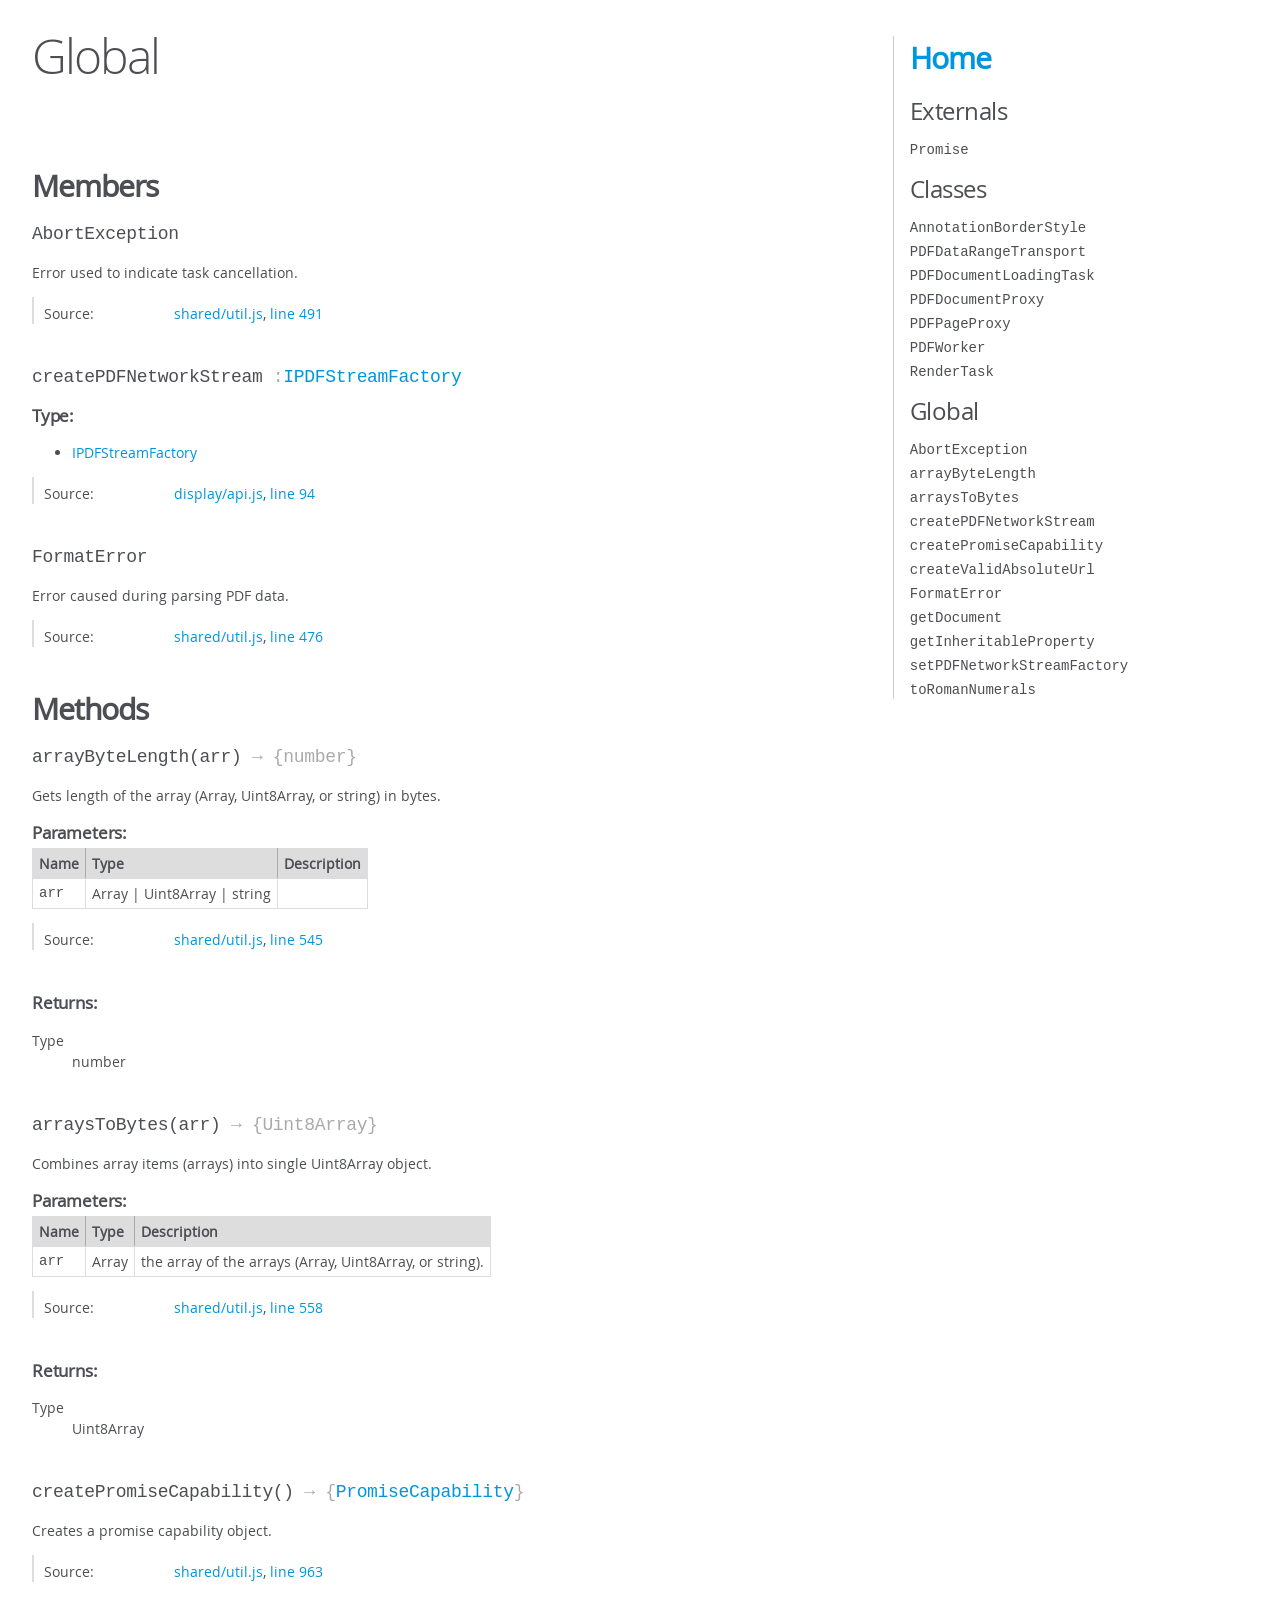
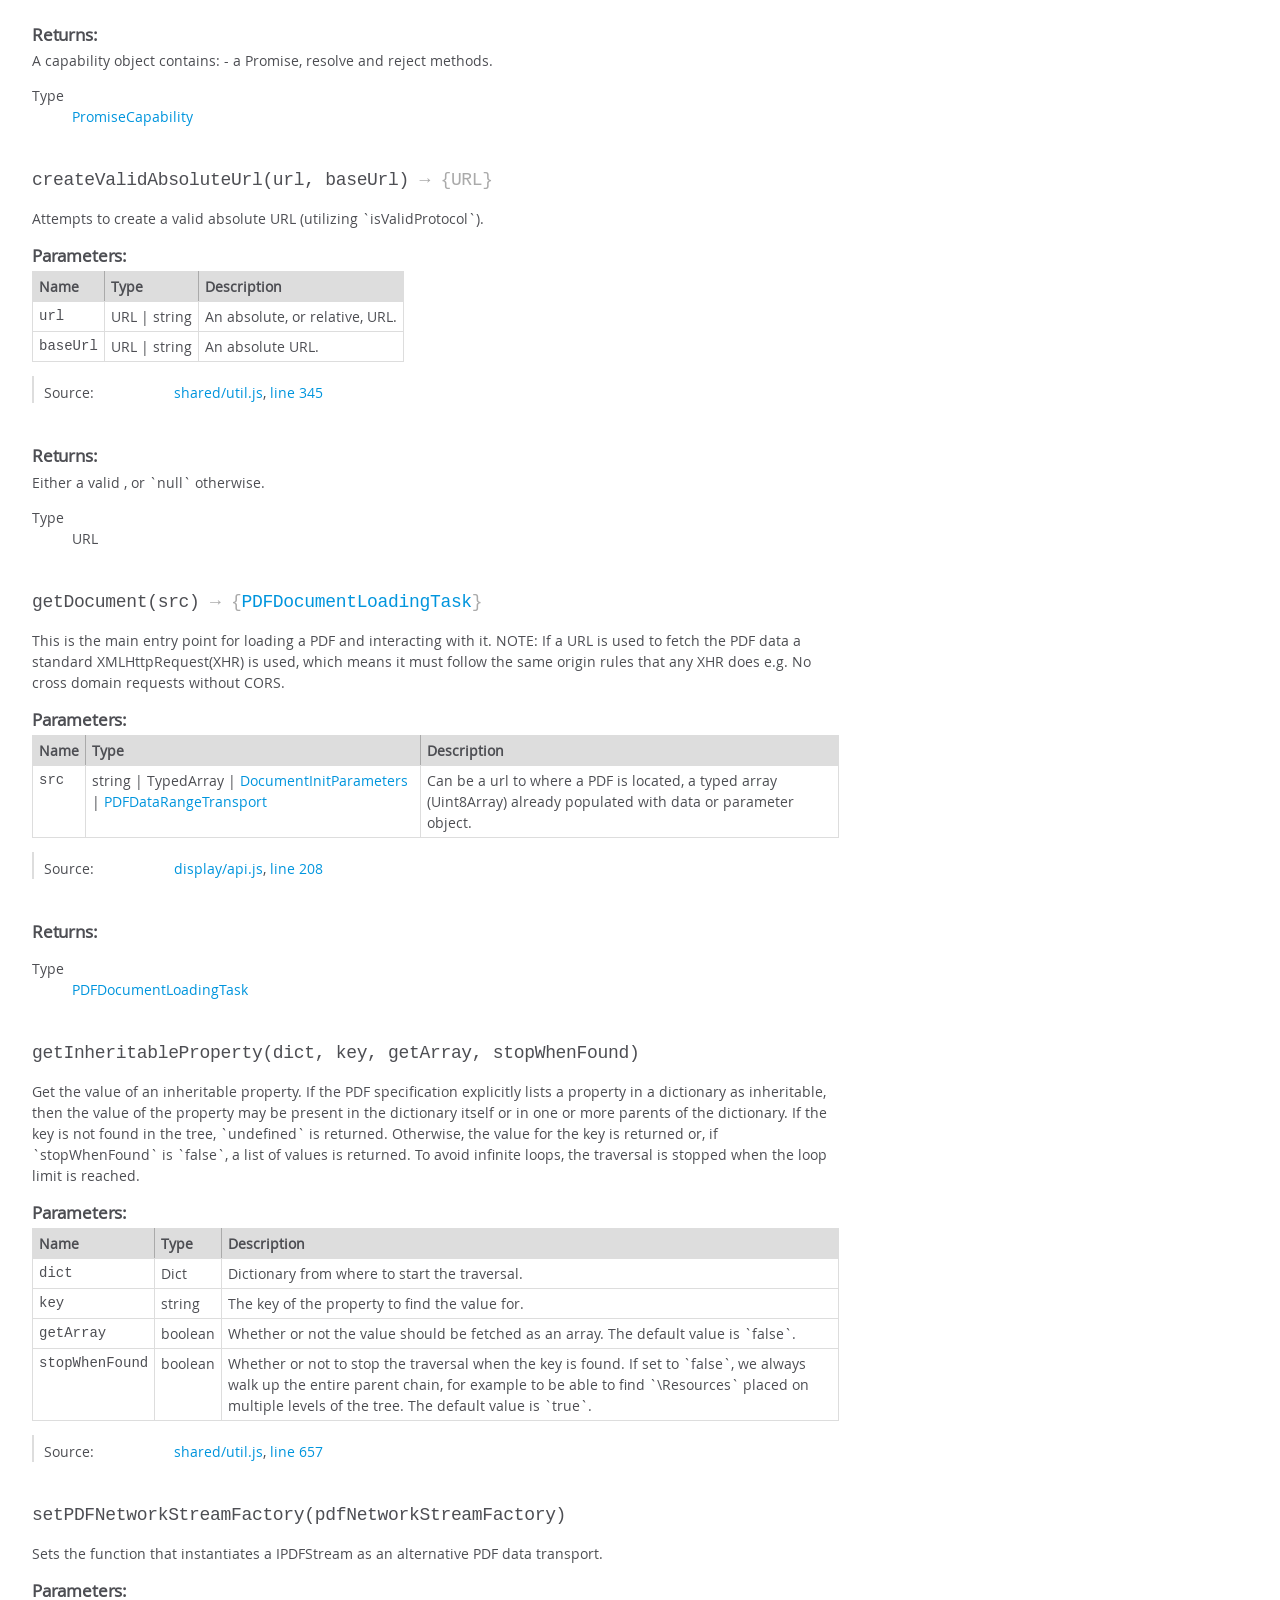
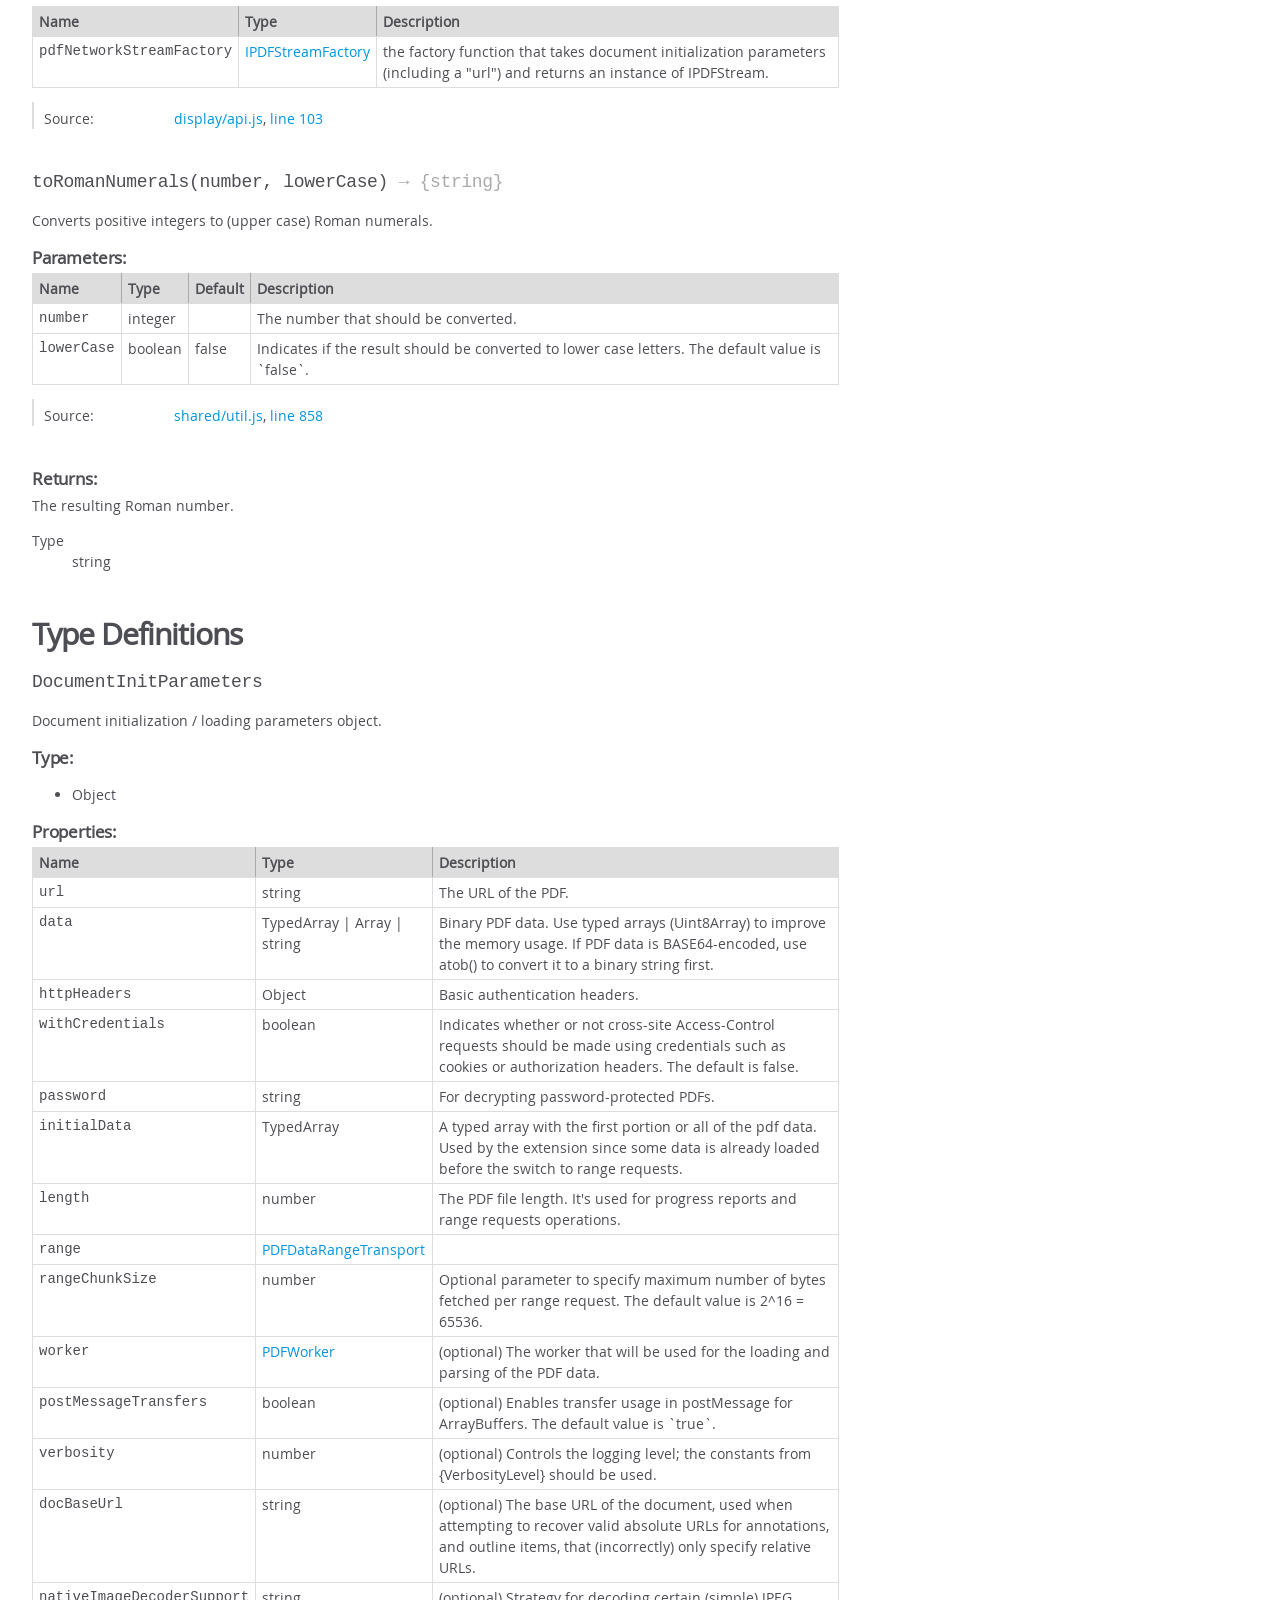
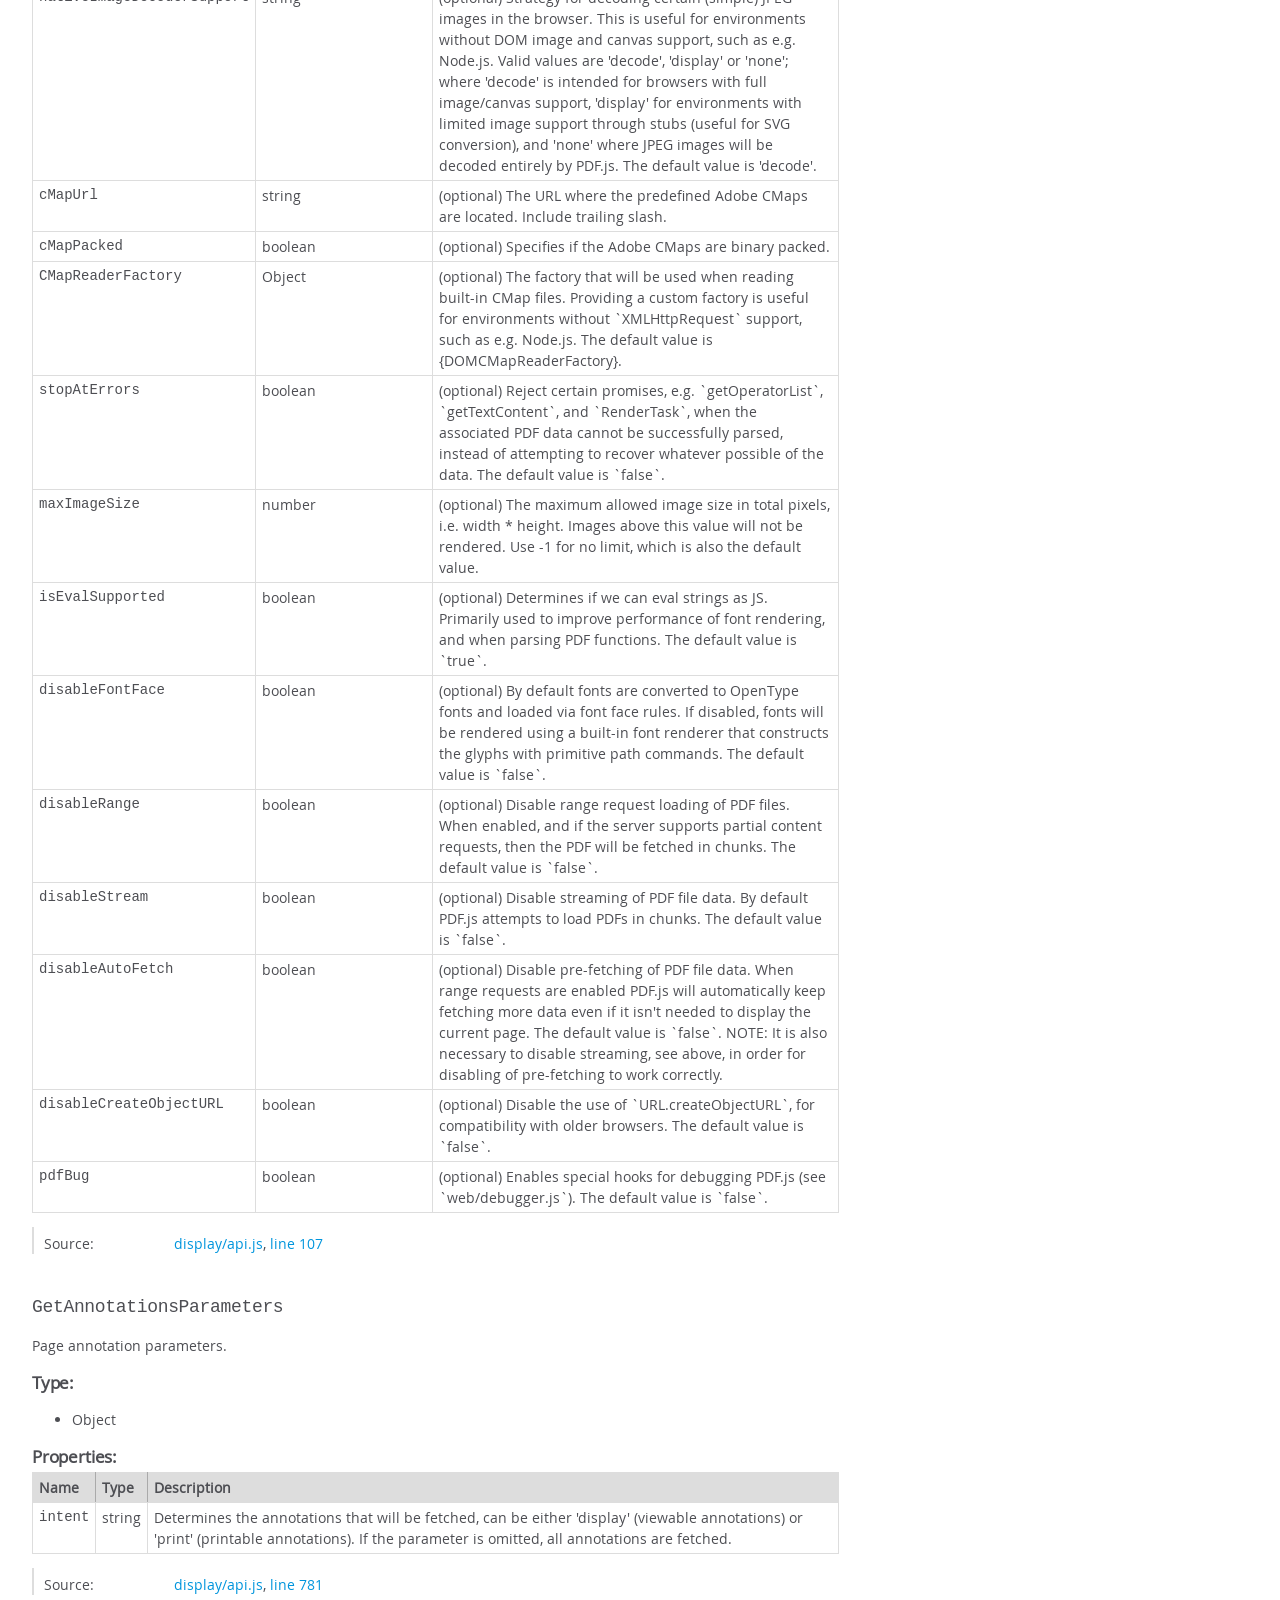
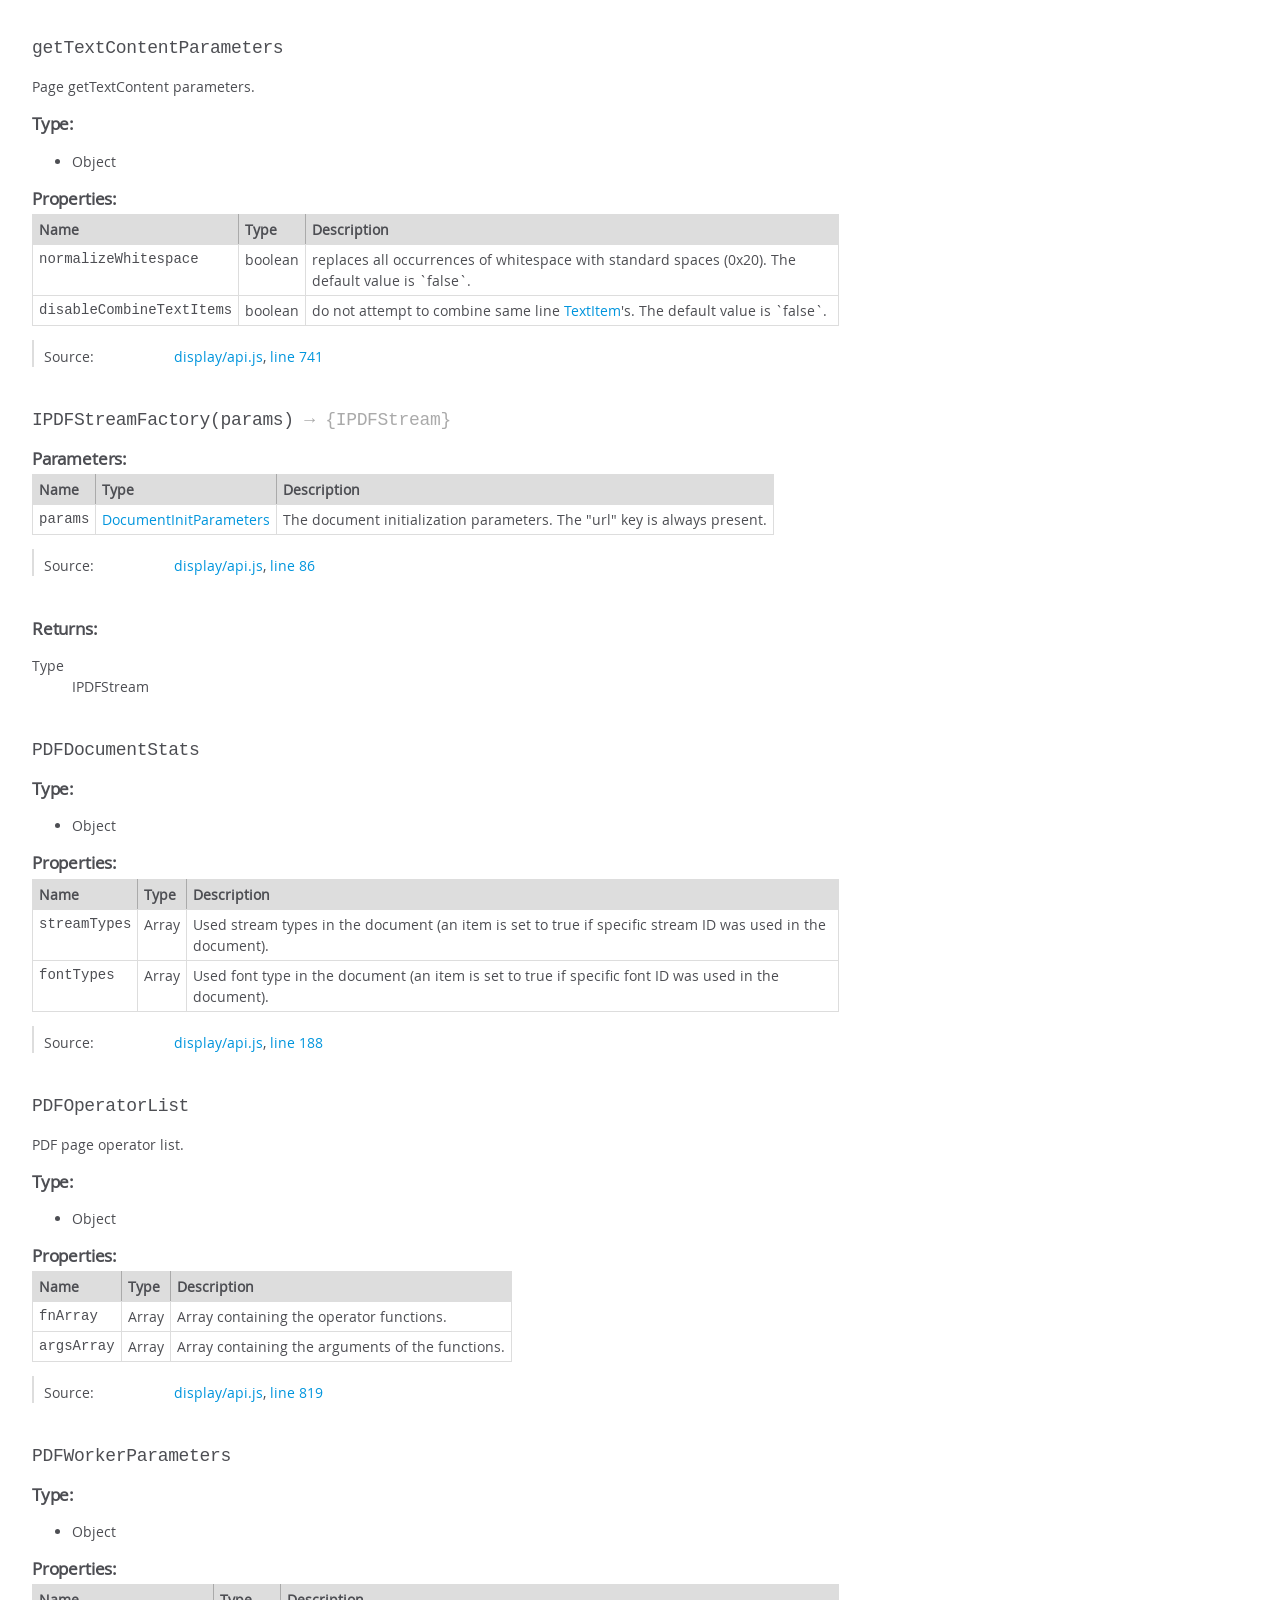
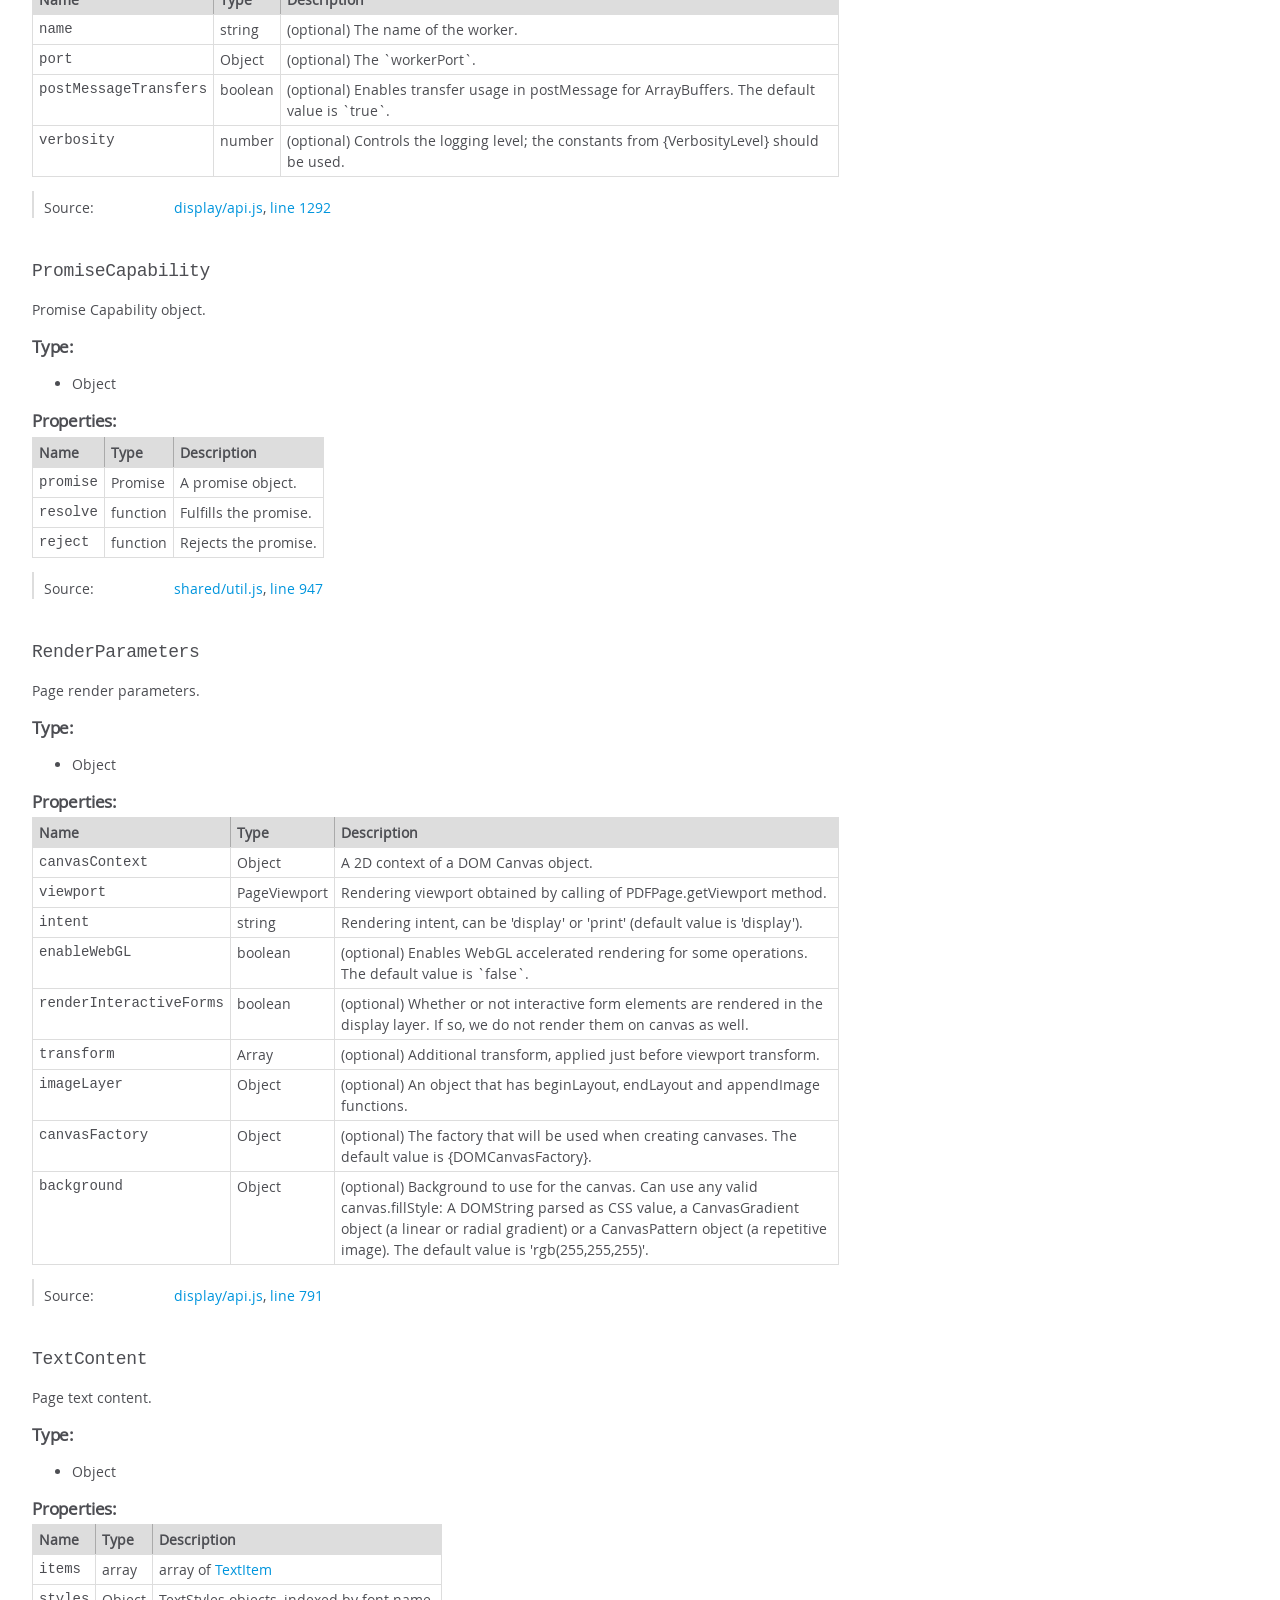
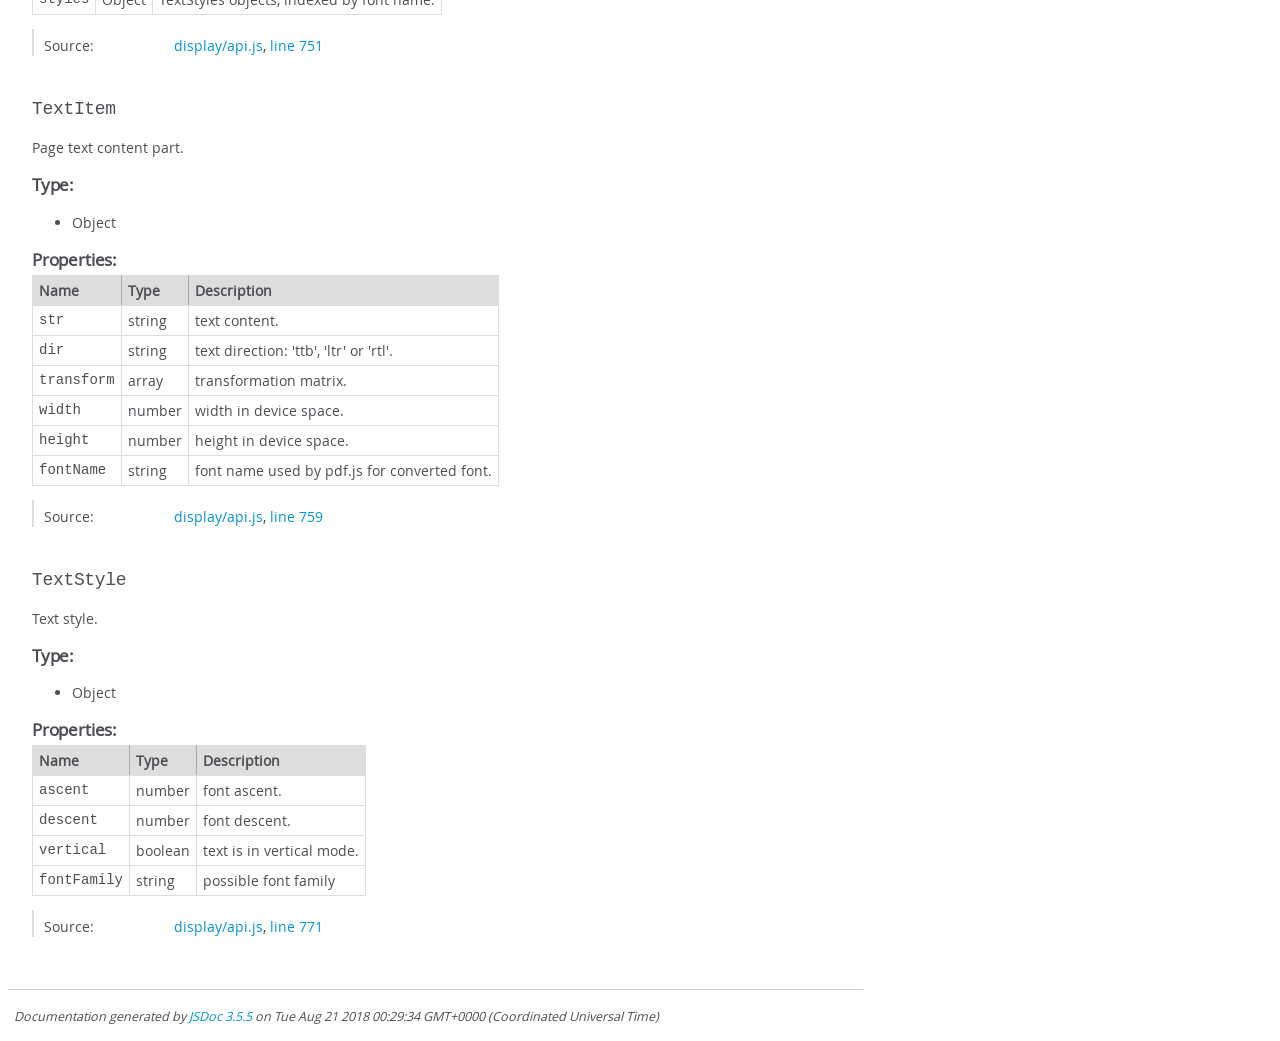
<file: api/draft/global.html>
<!DOCTYPE html>
<html lang="en">
<head>
    <meta charset="utf-8">
    <title>JSDoc: Global</title>

    <script src="scripts/prettify/prettify.js"> </script>
    <script src="scripts/prettify/lang-css.js"> </script>
    <!--[if lt IE 9]>
      <script src="//html5shiv.googlecode.com/svn/trunk/html5.js"></script>
    <![endif]-->
    <link type="text/css" rel="stylesheet" href="styles/prettify-tomorrow.css">
    <link type="text/css" rel="stylesheet" href="styles/jsdoc-default.css">
</head>

<body>

<div id="main">

    <h1 class="page-title">Global</h1>

    




<section>

<header>
    
        <h2></h2>
        
    
</header>

<article>
    <div class="container-overview">
    
        

        


<dl class="details">

    

    

    

    

    

    

    

    

    

    

    

    

    

    

    

    
</dl>


        
    
    </div>

    

    

    

    

    

    

    
        <h3 class="subsection-title">Members</h3>

        
            
<h4 class="name" id="AbortException"><span class="type-signature"></span>AbortException<span class="type-signature"></span></h4>




<div class="description">
    Error used to indicate task cancellation.
</div>







<dl class="details">

    

    

    

    

    

    

    

    

    

    

    

    

    
    <dt class="tag-source">Source:</dt>
    <dd class="tag-source"><ul class="dummy"><li>
        <a href="shared_util.js.html">shared/util.js</a>, <a href="shared_util.js.html#line491">line 491</a>
    </li></ul></dd>
    

    

    

    
</dl>






        
            
<h4 class="name" id="createPDFNetworkStream"><span class="type-signature"></span>createPDFNetworkStream<span class="type-signature"> :<a href="global.html#IPDFStreamFactory">IPDFStreamFactory</a></span></h4>






    <h5>Type:</h5>
    <ul>
        <li>
            
<span class="param-type"><a href="global.html#IPDFStreamFactory">IPDFStreamFactory</a></span>


        </li>
    </ul>





<dl class="details">

    

    

    

    

    

    

    

    

    

    

    

    

    
    <dt class="tag-source">Source:</dt>
    <dd class="tag-source"><ul class="dummy"><li>
        <a href="display_api.js.html">display/api.js</a>, <a href="display_api.js.html#line94">line 94</a>
    </li></ul></dd>
    

    

    

    
</dl>






        
            
<h4 class="name" id="FormatError"><span class="type-signature"></span>FormatError<span class="type-signature"></span></h4>




<div class="description">
    Error caused during parsing PDF data.
</div>







<dl class="details">

    

    

    

    

    

    

    

    

    

    

    

    

    
    <dt class="tag-source">Source:</dt>
    <dd class="tag-source"><ul class="dummy"><li>
        <a href="shared_util.js.html">shared/util.js</a>, <a href="shared_util.js.html#line476">line 476</a>
    </li></ul></dd>
    

    

    

    
</dl>






        
    

    
        <h3 class="subsection-title">Methods</h3>

        
            

    

    
    <h4 class="name" id="arrayByteLength"><span class="type-signature"></span>arrayByteLength<span class="signature">(arr)</span><span class="type-signature"> &rarr; {number}</span></h4>
    

    



<div class="description">
    Gets length of the array (Array, Uint8Array, or string) in bytes.
</div>









    <h5>Parameters:</h5>
    

<table class="params">
    <thead>
    <tr>
        
        <th>Name</th>
        

        <th>Type</th>

        

        

        <th class="last">Description</th>
    </tr>
    </thead>

    <tbody>
    

        <tr>
            
                <td class="name"><code>arr</code></td>
            

            <td class="type">
            
                
<span class="param-type">Array</span>
|

<span class="param-type">Uint8Array</span>
|

<span class="param-type">string</span>


            
            </td>

            

            

            <td class="description last"></td>
        </tr>

    
    </tbody>
</table>






<dl class="details">

    

    

    

    

    

    

    

    

    

    

    

    

    
    <dt class="tag-source">Source:</dt>
    <dd class="tag-source"><ul class="dummy"><li>
        <a href="shared_util.js.html">shared/util.js</a>, <a href="shared_util.js.html#line545">line 545</a>
    </li></ul></dd>
    

    

    

    
</dl>













<h5>Returns:</h5>

        


<dl>
    <dt>
        Type
    </dt>
    <dd>
        
<span class="param-type">number</span>


    </dd>
</dl>

    





        
            

    

    
    <h4 class="name" id="arraysToBytes"><span class="type-signature"></span>arraysToBytes<span class="signature">(arr)</span><span class="type-signature"> &rarr; {Uint8Array}</span></h4>
    

    



<div class="description">
    Combines array items (arrays) into single Uint8Array object.
</div>









    <h5>Parameters:</h5>
    

<table class="params">
    <thead>
    <tr>
        
        <th>Name</th>
        

        <th>Type</th>

        

        

        <th class="last">Description</th>
    </tr>
    </thead>

    <tbody>
    

        <tr>
            
                <td class="name"><code>arr</code></td>
            

            <td class="type">
            
                
<span class="param-type">Array</span>


            
            </td>

            

            

            <td class="description last">the array of the arrays (Array, Uint8Array, or string).</td>
        </tr>

    
    </tbody>
</table>






<dl class="details">

    

    

    

    

    

    

    

    

    

    

    

    

    
    <dt class="tag-source">Source:</dt>
    <dd class="tag-source"><ul class="dummy"><li>
        <a href="shared_util.js.html">shared/util.js</a>, <a href="shared_util.js.html#line558">line 558</a>
    </li></ul></dd>
    

    

    

    
</dl>













<h5>Returns:</h5>

        


<dl>
    <dt>
        Type
    </dt>
    <dd>
        
<span class="param-type">Uint8Array</span>


    </dd>
</dl>

    





        
            

    

    
    <h4 class="name" id="createPromiseCapability"><span class="type-signature"></span>createPromiseCapability<span class="signature">()</span><span class="type-signature"> &rarr; {<a href="global.html#PromiseCapability">PromiseCapability</a>}</span></h4>
    

    



<div class="description">
    Creates a promise capability object.
</div>













<dl class="details">

    

    

    

    

    

    

    

    

    

    

    

    

    
    <dt class="tag-source">Source:</dt>
    <dd class="tag-source"><ul class="dummy"><li>
        <a href="shared_util.js.html">shared/util.js</a>, <a href="shared_util.js.html#line963">line 963</a>
    </li></ul></dd>
    

    

    

    
</dl>













<h5>Returns:</h5>

        
<div class="param-desc">
    A capability object contains:
- a Promise, resolve and reject methods.
</div>



<dl>
    <dt>
        Type
    </dt>
    <dd>
        
<span class="param-type"><a href="global.html#PromiseCapability">PromiseCapability</a></span>


    </dd>
</dl>

    





        
            

    

    
    <h4 class="name" id="createValidAbsoluteUrl"><span class="type-signature"></span>createValidAbsoluteUrl<span class="signature">(url, baseUrl)</span><span class="type-signature"> &rarr; {URL}</span></h4>
    

    



<div class="description">
    Attempts to create a valid absolute URL (utilizing `isValidProtocol`).
</div>









    <h5>Parameters:</h5>
    

<table class="params">
    <thead>
    <tr>
        
        <th>Name</th>
        

        <th>Type</th>

        

        

        <th class="last">Description</th>
    </tr>
    </thead>

    <tbody>
    

        <tr>
            
                <td class="name"><code>url</code></td>
            

            <td class="type">
            
                
<span class="param-type">URL</span>
|

<span class="param-type">string</span>


            
            </td>

            

            

            <td class="description last">An absolute, or relative, URL.</td>
        </tr>

    

        <tr>
            
                <td class="name"><code>baseUrl</code></td>
            

            <td class="type">
            
                
<span class="param-type">URL</span>
|

<span class="param-type">string</span>


            
            </td>

            

            

            <td class="description last">An absolute URL.</td>
        </tr>

    
    </tbody>
</table>






<dl class="details">

    

    

    

    

    

    

    

    

    

    

    

    

    
    <dt class="tag-source">Source:</dt>
    <dd class="tag-source"><ul class="dummy"><li>
        <a href="shared_util.js.html">shared/util.js</a>, <a href="shared_util.js.html#line345">line 345</a>
    </li></ul></dd>
    

    

    

    
</dl>













<h5>Returns:</h5>

        
<div class="param-desc">
    Either a valid , or `null` otherwise.
</div>



<dl>
    <dt>
        Type
    </dt>
    <dd>
        
<span class="param-type">URL</span>


    </dd>
</dl>

    





        
            

    

    
    <h4 class="name" id="getDocument"><span class="type-signature"></span>getDocument<span class="signature">(src)</span><span class="type-signature"> &rarr; {<a href="PDFDocumentLoadingTask.html">PDFDocumentLoadingTask</a>}</span></h4>
    

    



<div class="description">
    This is the main entry point for loading a PDF and interacting with it.
NOTE: If a URL is used to fetch the PDF data a standard XMLHttpRequest(XHR)
is used, which means it must follow the same origin rules that any XHR does
e.g. No cross domain requests without CORS.
</div>









    <h5>Parameters:</h5>
    

<table class="params">
    <thead>
    <tr>
        
        <th>Name</th>
        

        <th>Type</th>

        

        

        <th class="last">Description</th>
    </tr>
    </thead>

    <tbody>
    

        <tr>
            
                <td class="name"><code>src</code></td>
            

            <td class="type">
            
                
<span class="param-type">string</span>
|

<span class="param-type">TypedArray</span>
|

<span class="param-type"><a href="global.html#DocumentInitParameters">DocumentInitParameters</a></span>
|

<span class="param-type"><a href="PDFDataRangeTransport.html">PDFDataRangeTransport</a></span>


            
            </td>

            

            

            <td class="description last">Can be a url to where a PDF is located, a typed array (Uint8Array)
already populated with data or parameter object.</td>
        </tr>

    
    </tbody>
</table>






<dl class="details">

    

    

    

    

    

    

    

    

    

    

    

    

    
    <dt class="tag-source">Source:</dt>
    <dd class="tag-source"><ul class="dummy"><li>
        <a href="display_api.js.html">display/api.js</a>, <a href="display_api.js.html#line208">line 208</a>
    </li></ul></dd>
    

    

    

    
</dl>













<h5>Returns:</h5>

        


<dl>
    <dt>
        Type
    </dt>
    <dd>
        
<span class="param-type"><a href="PDFDocumentLoadingTask.html">PDFDocumentLoadingTask</a></span>


    </dd>
</dl>

    





        
            

    

    
    <h4 class="name" id="getInheritableProperty"><span class="type-signature"></span>getInheritableProperty<span class="signature">(dict, key, getArray, stopWhenFound)</span><span class="type-signature"></span></h4>
    

    



<div class="description">
    Get the value of an inheritable property.

If the PDF specification explicitly lists a property in a dictionary as
inheritable, then the value of the property may be present in the dictionary
itself or in one or more parents of the dictionary.

If the key is not found in the tree, `undefined` is returned. Otherwise,
the value for the key is returned or, if `stopWhenFound` is `false`, a list
of values is returned. To avoid infinite loops, the traversal is stopped when
the loop limit is reached.
</div>









    <h5>Parameters:</h5>
    

<table class="params">
    <thead>
    <tr>
        
        <th>Name</th>
        

        <th>Type</th>

        

        

        <th class="last">Description</th>
    </tr>
    </thead>

    <tbody>
    

        <tr>
            
                <td class="name"><code>dict</code></td>
            

            <td class="type">
            
                
<span class="param-type">Dict</span>


            
            </td>

            

            

            <td class="description last">Dictionary from where to start the traversal.</td>
        </tr>

    

        <tr>
            
                <td class="name"><code>key</code></td>
            

            <td class="type">
            
                
<span class="param-type">string</span>


            
            </td>

            

            

            <td class="description last">The key of the property to find the value for.</td>
        </tr>

    

        <tr>
            
                <td class="name"><code>getArray</code></td>
            

            <td class="type">
            
                
<span class="param-type">boolean</span>


            
            </td>

            

            

            <td class="description last">Whether or not the value should be fetched as an
  array. The default value is `false`.</td>
        </tr>

    

        <tr>
            
                <td class="name"><code>stopWhenFound</code></td>
            

            <td class="type">
            
                
<span class="param-type">boolean</span>


            
            </td>

            

            

            <td class="description last">Whether or not to stop the traversal when
  the key is found. If set to `false`, we always walk up the entire parent
  chain, for example to be able to find `\Resources` placed on multiple
  levels of the tree. The default value is `true`.</td>
        </tr>

    
    </tbody>
</table>






<dl class="details">

    

    

    

    

    

    

    

    

    

    

    

    

    
    <dt class="tag-source">Source:</dt>
    <dd class="tag-source"><ul class="dummy"><li>
        <a href="shared_util.js.html">shared/util.js</a>, <a href="shared_util.js.html#line657">line 657</a>
    </li></ul></dd>
    

    

    

    
</dl>


















        
            

    

    
    <h4 class="name" id="setPDFNetworkStreamFactory"><span class="type-signature"></span>setPDFNetworkStreamFactory<span class="signature">(pdfNetworkStreamFactory)</span><span class="type-signature"></span></h4>
    

    



<div class="description">
    Sets the function that instantiates a IPDFStream as an alternative PDF data
transport.
</div>









    <h5>Parameters:</h5>
    

<table class="params">
    <thead>
    <tr>
        
        <th>Name</th>
        

        <th>Type</th>

        

        

        <th class="last">Description</th>
    </tr>
    </thead>

    <tbody>
    

        <tr>
            
                <td class="name"><code>pdfNetworkStreamFactory</code></td>
            

            <td class="type">
            
                
<span class="param-type"><a href="global.html#IPDFStreamFactory">IPDFStreamFactory</a></span>


            
            </td>

            

            

            <td class="description last">the factory function
that takes document initialization parameters (including a "url") and returns
an instance of IPDFStream.</td>
        </tr>

    
    </tbody>
</table>






<dl class="details">

    

    

    

    

    

    

    

    

    

    

    

    

    
    <dt class="tag-source">Source:</dt>
    <dd class="tag-source"><ul class="dummy"><li>
        <a href="display_api.js.html">display/api.js</a>, <a href="display_api.js.html#line103">line 103</a>
    </li></ul></dd>
    

    

    

    
</dl>


















        
            

    

    
    <h4 class="name" id="toRomanNumerals"><span class="type-signature"></span>toRomanNumerals<span class="signature">(number, lowerCase)</span><span class="type-signature"> &rarr; {string}</span></h4>
    

    



<div class="description">
    Converts positive integers to (upper case) Roman numerals.
</div>









    <h5>Parameters:</h5>
    

<table class="params">
    <thead>
    <tr>
        
        <th>Name</th>
        

        <th>Type</th>

        

        
        <th>Default</th>
        

        <th class="last">Description</th>
    </tr>
    </thead>

    <tbody>
    

        <tr>
            
                <td class="name"><code>number</code></td>
            

            <td class="type">
            
                
<span class="param-type">integer</span>


            
            </td>

            

            
                <td class="default">
                
                </td>
            

            <td class="description last">The number that should be converted.</td>
        </tr>

    

        <tr>
            
                <td class="name"><code>lowerCase</code></td>
            

            <td class="type">
            
                
<span class="param-type">boolean</span>


            
            </td>

            

            
                <td class="default">
                
                    false
                
                </td>
            

            <td class="description last">Indicates if the result should be converted
  to lower case letters. The default value is `false`.</td>
        </tr>

    
    </tbody>
</table>






<dl class="details">

    

    

    

    

    

    

    

    

    

    

    

    

    
    <dt class="tag-source">Source:</dt>
    <dd class="tag-source"><ul class="dummy"><li>
        <a href="shared_util.js.html">shared/util.js</a>, <a href="shared_util.js.html#line858">line 858</a>
    </li></ul></dd>
    

    

    

    
</dl>













<h5>Returns:</h5>

        
<div class="param-desc">
    The resulting Roman number.
</div>



<dl>
    <dt>
        Type
    </dt>
    <dd>
        
<span class="param-type">string</span>


    </dd>
</dl>

    





        
    

    
        <h3 class="subsection-title">Type Definitions</h3>

        
                
<h4 class="name" id="DocumentInitParameters">DocumentInitParameters</h4>




<div class="description">
    Document initialization / loading parameters object.
</div>



    <h5>Type:</h5>
    <ul>
        <li>
            
<span class="param-type">Object</span>


        </li>
    </ul>





    <h5 class="subsection-title">Properties:</h5>

    

<table class="props">
    <thead>
    <tr>
        
        <th>Name</th>
        

        <th>Type</th>

        

        

        <th class="last">Description</th>
    </tr>
    </thead>

    <tbody>
    

        <tr>
            
                <td class="name"><code>url</code></td>
            

            <td class="type">
            
                
<span class="param-type">string</span>


            
            </td>

            

            

            <td class="description last">The URL of the PDF.</td>
        </tr>

    

        <tr>
            
                <td class="name"><code>data</code></td>
            

            <td class="type">
            
                
<span class="param-type">TypedArray</span>
|

<span class="param-type">Array</span>
|

<span class="param-type">string</span>


            
            </td>

            

            

            <td class="description last">Binary PDF data. Use typed arrays
  (Uint8Array) to improve the memory usage. If PDF data is BASE64-encoded,
  use atob() to convert it to a binary string first.</td>
        </tr>

    

        <tr>
            
                <td class="name"><code>httpHeaders</code></td>
            

            <td class="type">
            
                
<span class="param-type">Object</span>


            
            </td>

            

            

            <td class="description last">Basic authentication headers.</td>
        </tr>

    

        <tr>
            
                <td class="name"><code>withCredentials</code></td>
            

            <td class="type">
            
                
<span class="param-type">boolean</span>


            
            </td>

            

            

            <td class="description last">Indicates whether or not cross-site
  Access-Control requests should be made using credentials such as cookies
  or authorization headers. The default is false.</td>
        </tr>

    

        <tr>
            
                <td class="name"><code>password</code></td>
            

            <td class="type">
            
                
<span class="param-type">string</span>


            
            </td>

            

            

            <td class="description last">For decrypting password-protected PDFs.</td>
        </tr>

    

        <tr>
            
                <td class="name"><code>initialData</code></td>
            

            <td class="type">
            
                
<span class="param-type">TypedArray</span>


            
            </td>

            

            

            <td class="description last">A typed array with the first portion or
  all of the pdf data. Used by the extension since some data is already
  loaded before the switch to range requests.</td>
        </tr>

    

        <tr>
            
                <td class="name"><code>length</code></td>
            

            <td class="type">
            
                
<span class="param-type">number</span>


            
            </td>

            

            

            <td class="description last">The PDF file length. It's used for progress
  reports and range requests operations.</td>
        </tr>

    

        <tr>
            
                <td class="name"><code>range</code></td>
            

            <td class="type">
            
                
<span class="param-type"><a href="PDFDataRangeTransport.html">PDFDataRangeTransport</a></span>


            
            </td>

            

            

            <td class="description last"></td>
        </tr>

    

        <tr>
            
                <td class="name"><code>rangeChunkSize</code></td>
            

            <td class="type">
            
                
<span class="param-type">number</span>


            
            </td>

            

            

            <td class="description last">Optional parameter to specify
  maximum number of bytes fetched per range request. The default value is
  2^16 = 65536.</td>
        </tr>

    

        <tr>
            
                <td class="name"><code>worker</code></td>
            

            <td class="type">
            
                
<span class="param-type"><a href="PDFWorker.html">PDFWorker</a></span>


            
            </td>

            

            

            <td class="description last">(optional) The worker that will be used for
  the loading and parsing of the PDF data.</td>
        </tr>

    

        <tr>
            
                <td class="name"><code>postMessageTransfers</code></td>
            

            <td class="type">
            
                
<span class="param-type">boolean</span>


            
            </td>

            

            

            <td class="description last">(optional) Enables transfer usage
  in postMessage for ArrayBuffers. The default value is `true`.</td>
        </tr>

    

        <tr>
            
                <td class="name"><code>verbosity</code></td>
            

            <td class="type">
            
                
<span class="param-type">number</span>


            
            </td>

            

            

            <td class="description last">(optional) Controls the logging level; the
  constants from {VerbosityLevel} should be used.</td>
        </tr>

    

        <tr>
            
                <td class="name"><code>docBaseUrl</code></td>
            

            <td class="type">
            
                
<span class="param-type">string</span>


            
            </td>

            

            

            <td class="description last">(optional) The base URL of the document,
  used when attempting to recover valid absolute URLs for annotations, and
  outline items, that (incorrectly) only specify relative URLs.</td>
        </tr>

    

        <tr>
            
                <td class="name"><code>nativeImageDecoderSupport</code></td>
            

            <td class="type">
            
                
<span class="param-type">string</span>


            
            </td>

            

            

            <td class="description last">(optional) Strategy for
  decoding certain (simple) JPEG images in the browser. This is useful for
  environments without DOM image and canvas support, such as e.g. Node.js.
  Valid values are 'decode', 'display' or 'none'; where 'decode' is intended
  for browsers with full image/canvas support, 'display' for environments
  with limited image support through stubs (useful for SVG conversion),
  and 'none' where JPEG images will be decoded entirely by PDF.js.
  The default value is 'decode'.</td>
        </tr>

    

        <tr>
            
                <td class="name"><code>cMapUrl</code></td>
            

            <td class="type">
            
                
<span class="param-type">string</span>


            
            </td>

            

            

            <td class="description last">(optional) The URL where the predefined
  Adobe CMaps are located. Include trailing slash.</td>
        </tr>

    

        <tr>
            
                <td class="name"><code>cMapPacked</code></td>
            

            <td class="type">
            
                
<span class="param-type">boolean</span>


            
            </td>

            

            

            <td class="description last">(optional) Specifies if the Adobe CMaps are
  binary packed.</td>
        </tr>

    

        <tr>
            
                <td class="name"><code>CMapReaderFactory</code></td>
            

            <td class="type">
            
                
<span class="param-type">Object</span>


            
            </td>

            

            

            <td class="description last">(optional) The factory that will be
  used when reading built-in CMap files. Providing a custom factory is useful
  for environments without `XMLHttpRequest` support, such as e.g. Node.js.
  The default value is {DOMCMapReaderFactory}.</td>
        </tr>

    

        <tr>
            
                <td class="name"><code>stopAtErrors</code></td>
            

            <td class="type">
            
                
<span class="param-type">boolean</span>


            
            </td>

            

            

            <td class="description last">(optional) Reject certain promises, e.g.
  `getOperatorList`, `getTextContent`, and `RenderTask`, when the associated
  PDF data cannot be successfully parsed, instead of attempting to recover
  whatever possible of the data. The default value is `false`.</td>
        </tr>

    

        <tr>
            
                <td class="name"><code>maxImageSize</code></td>
            

            <td class="type">
            
                
<span class="param-type">number</span>


            
            </td>

            

            

            <td class="description last">(optional) The maximum allowed image size
  in total pixels, i.e. width * height. Images above this value will not be
  rendered. Use -1 for no limit, which is also the default value.</td>
        </tr>

    

        <tr>
            
                <td class="name"><code>isEvalSupported</code></td>
            

            <td class="type">
            
                
<span class="param-type">boolean</span>


            
            </td>

            

            

            <td class="description last">(optional) Determines if we can eval
  strings as JS. Primarily used to improve performance of font rendering,
  and when parsing PDF functions. The default value is `true`.</td>
        </tr>

    

        <tr>
            
                <td class="name"><code>disableFontFace</code></td>
            

            <td class="type">
            
                
<span class="param-type">boolean</span>


            
            </td>

            

            

            <td class="description last">(optional) By default fonts are
  converted to OpenType fonts and loaded via font face rules. If disabled,
  fonts will be rendered using a built-in font renderer that constructs the
  glyphs with primitive path commands. The default value is `false`.</td>
        </tr>

    

        <tr>
            
                <td class="name"><code>disableRange</code></td>
            

            <td class="type">
            
                
<span class="param-type">boolean</span>


            
            </td>

            

            

            <td class="description last">(optional) Disable range request loading
  of PDF files. When enabled, and if the server supports partial content
  requests, then the PDF will be fetched in chunks.
  The default value is `false`.</td>
        </tr>

    

        <tr>
            
                <td class="name"><code>disableStream</code></td>
            

            <td class="type">
            
                
<span class="param-type">boolean</span>


            
            </td>

            

            

            <td class="description last">(optional) Disable streaming of PDF file
  data. By default PDF.js attempts to load PDFs in chunks.
  The default value is `false`.</td>
        </tr>

    

        <tr>
            
                <td class="name"><code>disableAutoFetch</code></td>
            

            <td class="type">
            
                
<span class="param-type">boolean</span>


            
            </td>

            

            

            <td class="description last">(optional) Disable pre-fetching of PDF
  file data. When range requests are enabled PDF.js will automatically keep
  fetching more data even if it isn't needed to display the current page.
  The default value is `false`.
  NOTE: It is also necessary to disable streaming, see above,
        in order for disabling of pre-fetching to work correctly.</td>
        </tr>

    

        <tr>
            
                <td class="name"><code>disableCreateObjectURL</code></td>
            

            <td class="type">
            
                
<span class="param-type">boolean</span>


            
            </td>

            

            

            <td class="description last">(optional) Disable the use of
  `URL.createObjectURL`, for compatibility with older browsers.
  The default value is `false`.</td>
        </tr>

    

        <tr>
            
                <td class="name"><code>pdfBug</code></td>
            

            <td class="type">
            
                
<span class="param-type">boolean</span>


            
            </td>

            

            

            <td class="description last">(optional) Enables special hooks for debugging
  PDF.js (see `web/debugger.js`). The default value is `false`.</td>
        </tr>

    
    </tbody>
</table>




<dl class="details">

    

    

    

    

    

    

    

    

    

    

    

    

    
    <dt class="tag-source">Source:</dt>
    <dd class="tag-source"><ul class="dummy"><li>
        <a href="display_api.js.html">display/api.js</a>, <a href="display_api.js.html#line107">line 107</a>
    </li></ul></dd>
    

    

    

    
</dl>






            
                
<h4 class="name" id="GetAnnotationsParameters">GetAnnotationsParameters</h4>




<div class="description">
    Page annotation parameters.
</div>



    <h5>Type:</h5>
    <ul>
        <li>
            
<span class="param-type">Object</span>


        </li>
    </ul>





    <h5 class="subsection-title">Properties:</h5>

    

<table class="props">
    <thead>
    <tr>
        
        <th>Name</th>
        

        <th>Type</th>

        

        

        <th class="last">Description</th>
    </tr>
    </thead>

    <tbody>
    

        <tr>
            
                <td class="name"><code>intent</code></td>
            

            <td class="type">
            
                
<span class="param-type">string</span>


            
            </td>

            

            

            <td class="description last">Determines the annotations that will be fetched,
                   can be either 'display' (viewable annotations) or 'print'
                   (printable annotations).
                   If the parameter is omitted, all annotations are fetched.</td>
        </tr>

    
    </tbody>
</table>




<dl class="details">

    

    

    

    

    

    

    

    

    

    

    

    

    
    <dt class="tag-source">Source:</dt>
    <dd class="tag-source"><ul class="dummy"><li>
        <a href="display_api.js.html">display/api.js</a>, <a href="display_api.js.html#line781">line 781</a>
    </li></ul></dd>
    

    

    

    
</dl>






            
                
<h4 class="name" id="getTextContentParameters">getTextContentParameters</h4>




<div class="description">
    Page getTextContent parameters.
</div>



    <h5>Type:</h5>
    <ul>
        <li>
            
<span class="param-type">Object</span>


        </li>
    </ul>





    <h5 class="subsection-title">Properties:</h5>

    

<table class="props">
    <thead>
    <tr>
        
        <th>Name</th>
        

        <th>Type</th>

        

        

        <th class="last">Description</th>
    </tr>
    </thead>

    <tbody>
    

        <tr>
            
                <td class="name"><code>normalizeWhitespace</code></td>
            

            <td class="type">
            
                
<span class="param-type">boolean</span>


            
            </td>

            

            

            <td class="description last">replaces all occurrences of
  whitespace with standard spaces (0x20). The default value is `false`.</td>
        </tr>

    

        <tr>
            
                <td class="name"><code>disableCombineTextItems</code></td>
            

            <td class="type">
            
                
<span class="param-type">boolean</span>


            
            </td>

            

            

            <td class="description last">do not attempt to combine
  same line <a href="global.html#TextItem">TextItem</a>'s. The default value is `false`.</td>
        </tr>

    
    </tbody>
</table>




<dl class="details">

    

    

    

    

    

    

    

    

    

    

    

    

    
    <dt class="tag-source">Source:</dt>
    <dd class="tag-source"><ul class="dummy"><li>
        <a href="display_api.js.html">display/api.js</a>, <a href="display_api.js.html#line741">line 741</a>
    </li></ul></dd>
    

    

    

    
</dl>






            
                

    

    
    <h4 class="name" id="IPDFStreamFactory"><span class="type-signature"></span>IPDFStreamFactory<span class="signature">(params)</span><span class="type-signature"> &rarr; {IPDFStream}</span></h4>
    

    











    <h5>Parameters:</h5>
    

<table class="params">
    <thead>
    <tr>
        
        <th>Name</th>
        

        <th>Type</th>

        

        

        <th class="last">Description</th>
    </tr>
    </thead>

    <tbody>
    

        <tr>
            
                <td class="name"><code>params</code></td>
            

            <td class="type">
            
                
<span class="param-type"><a href="global.html#DocumentInitParameters">DocumentInitParameters</a></span>


            
            </td>

            

            

            <td class="description last">The document initialization
parameters. The "url" key is always present.</td>
        </tr>

    
    </tbody>
</table>






<dl class="details">

    

    

    

    

    

    

    

    

    

    

    

    

    
    <dt class="tag-source">Source:</dt>
    <dd class="tag-source"><ul class="dummy"><li>
        <a href="display_api.js.html">display/api.js</a>, <a href="display_api.js.html#line86">line 86</a>
    </li></ul></dd>
    

    

    

    
</dl>













<h5>Returns:</h5>

        


<dl>
    <dt>
        Type
    </dt>
    <dd>
        
<span class="param-type">IPDFStream</span>


    </dd>
</dl>

    





            
                
<h4 class="name" id="PDFDocumentStats">PDFDocumentStats</h4>






    <h5>Type:</h5>
    <ul>
        <li>
            
<span class="param-type">Object</span>


        </li>
    </ul>





    <h5 class="subsection-title">Properties:</h5>

    

<table class="props">
    <thead>
    <tr>
        
        <th>Name</th>
        

        <th>Type</th>

        

        

        <th class="last">Description</th>
    </tr>
    </thead>

    <tbody>
    

        <tr>
            
                <td class="name"><code>streamTypes</code></td>
            

            <td class="type">
            
                
<span class="param-type">Array</span>


            
            </td>

            

            

            <td class="description last">Used stream types in the document (an item
  is set to true if specific stream ID was used in the document).</td>
        </tr>

    

        <tr>
            
                <td class="name"><code>fontTypes</code></td>
            

            <td class="type">
            
                
<span class="param-type">Array</span>


            
            </td>

            

            

            <td class="description last">Used font type in the document (an item is set
  to true if specific font ID was used in the document).</td>
        </tr>

    
    </tbody>
</table>




<dl class="details">

    

    

    

    

    

    

    

    

    

    

    

    

    
    <dt class="tag-source">Source:</dt>
    <dd class="tag-source"><ul class="dummy"><li>
        <a href="display_api.js.html">display/api.js</a>, <a href="display_api.js.html#line188">line 188</a>
    </li></ul></dd>
    

    

    

    
</dl>






            
                
<h4 class="name" id="PDFOperatorList">PDFOperatorList</h4>




<div class="description">
    PDF page operator list.
</div>



    <h5>Type:</h5>
    <ul>
        <li>
            
<span class="param-type">Object</span>


        </li>
    </ul>





    <h5 class="subsection-title">Properties:</h5>

    

<table class="props">
    <thead>
    <tr>
        
        <th>Name</th>
        

        <th>Type</th>

        

        

        <th class="last">Description</th>
    </tr>
    </thead>

    <tbody>
    

        <tr>
            
                <td class="name"><code>fnArray</code></td>
            

            <td class="type">
            
                
<span class="param-type">Array</span>


            
            </td>

            

            

            <td class="description last">Array containing the operator functions.</td>
        </tr>

    

        <tr>
            
                <td class="name"><code>argsArray</code></td>
            

            <td class="type">
            
                
<span class="param-type">Array</span>


            
            </td>

            

            

            <td class="description last">Array containing the arguments of the
                              functions.</td>
        </tr>

    
    </tbody>
</table>




<dl class="details">

    

    

    

    

    

    

    

    

    

    

    

    

    
    <dt class="tag-source">Source:</dt>
    <dd class="tag-source"><ul class="dummy"><li>
        <a href="display_api.js.html">display/api.js</a>, <a href="display_api.js.html#line819">line 819</a>
    </li></ul></dd>
    

    

    

    
</dl>






            
                
<h4 class="name" id="PDFWorkerParameters">PDFWorkerParameters</h4>






    <h5>Type:</h5>
    <ul>
        <li>
            
<span class="param-type">Object</span>


        </li>
    </ul>





    <h5 class="subsection-title">Properties:</h5>

    

<table class="props">
    <thead>
    <tr>
        
        <th>Name</th>
        

        <th>Type</th>

        

        

        <th class="last">Description</th>
    </tr>
    </thead>

    <tbody>
    

        <tr>
            
                <td class="name"><code>name</code></td>
            

            <td class="type">
            
                
<span class="param-type">string</span>


            
            </td>

            

            

            <td class="description last">(optional) The name of the worker.</td>
        </tr>

    

        <tr>
            
                <td class="name"><code>port</code></td>
            

            <td class="type">
            
                
<span class="param-type">Object</span>


            
            </td>

            

            

            <td class="description last">(optional) The `workerPort`.</td>
        </tr>

    

        <tr>
            
                <td class="name"><code>postMessageTransfers</code></td>
            

            <td class="type">
            
                
<span class="param-type">boolean</span>


            
            </td>

            

            

            <td class="description last">(optional) Enables transfer usage
  in postMessage for ArrayBuffers. The default value is `true`.</td>
        </tr>

    

        <tr>
            
                <td class="name"><code>verbosity</code></td>
            

            <td class="type">
            
                
<span class="param-type">number</span>


            
            </td>

            

            

            <td class="description last">(optional) Controls the logging level; the
  constants from {VerbosityLevel} should be used.</td>
        </tr>

    
    </tbody>
</table>




<dl class="details">

    

    

    

    

    

    

    

    

    

    

    

    

    
    <dt class="tag-source">Source:</dt>
    <dd class="tag-source"><ul class="dummy"><li>
        <a href="display_api.js.html">display/api.js</a>, <a href="display_api.js.html#line1292">line 1292</a>
    </li></ul></dd>
    

    

    

    
</dl>






            
                
<h4 class="name" id="PromiseCapability">PromiseCapability</h4>




<div class="description">
    Promise Capability object.
</div>



    <h5>Type:</h5>
    <ul>
        <li>
            
<span class="param-type">Object</span>


        </li>
    </ul>





    <h5 class="subsection-title">Properties:</h5>

    

<table class="props">
    <thead>
    <tr>
        
        <th>Name</th>
        

        <th>Type</th>

        

        

        <th class="last">Description</th>
    </tr>
    </thead>

    <tbody>
    

        <tr>
            
                <td class="name"><code>promise</code></td>
            

            <td class="type">
            
                
<span class="param-type">Promise</span>


            
            </td>

            

            

            <td class="description last">A promise object.</td>
        </tr>

    

        <tr>
            
                <td class="name"><code>resolve</code></td>
            

            <td class="type">
            
                
<span class="param-type">function</span>


            
            </td>

            

            

            <td class="description last">Fulfills the promise.</td>
        </tr>

    

        <tr>
            
                <td class="name"><code>reject</code></td>
            

            <td class="type">
            
                
<span class="param-type">function</span>


            
            </td>

            

            

            <td class="description last">Rejects the promise.</td>
        </tr>

    
    </tbody>
</table>




<dl class="details">

    

    

    

    

    

    

    

    

    

    

    

    

    
    <dt class="tag-source">Source:</dt>
    <dd class="tag-source"><ul class="dummy"><li>
        <a href="shared_util.js.html">shared/util.js</a>, <a href="shared_util.js.html#line947">line 947</a>
    </li></ul></dd>
    

    

    

    
</dl>






            
                
<h4 class="name" id="RenderParameters">RenderParameters</h4>




<div class="description">
    Page render parameters.
</div>



    <h5>Type:</h5>
    <ul>
        <li>
            
<span class="param-type">Object</span>


        </li>
    </ul>





    <h5 class="subsection-title">Properties:</h5>

    

<table class="props">
    <thead>
    <tr>
        
        <th>Name</th>
        

        <th>Type</th>

        

        

        <th class="last">Description</th>
    </tr>
    </thead>

    <tbody>
    

        <tr>
            
                <td class="name"><code>canvasContext</code></td>
            

            <td class="type">
            
                
<span class="param-type">Object</span>


            
            </td>

            

            

            <td class="description last">A 2D context of a DOM Canvas object.</td>
        </tr>

    

        <tr>
            
                <td class="name"><code>viewport</code></td>
            

            <td class="type">
            
                
<span class="param-type">PageViewport</span>


            
            </td>

            

            

            <td class="description last">Rendering viewport obtained by
                               calling of PDFPage.getViewport method.</td>
        </tr>

    

        <tr>
            
                <td class="name"><code>intent</code></td>
            

            <td class="type">
            
                
<span class="param-type">string</span>


            
            </td>

            

            

            <td class="description last">Rendering intent, can be 'display' or 'print'
                   (default value is 'display').</td>
        </tr>

    

        <tr>
            
                <td class="name"><code>enableWebGL</code></td>
            

            <td class="type">
            
                
<span class="param-type">boolean</span>


            
            </td>

            

            

            <td class="description last">(optional) Enables WebGL accelerated
  rendering for some operations. The default value is `false`.</td>
        </tr>

    

        <tr>
            
                <td class="name"><code>renderInteractiveForms</code></td>
            

            <td class="type">
            
                
<span class="param-type">boolean</span>


            
            </td>

            

            

            <td class="description last">(optional) Whether or not
                    interactive form elements are rendered in the display
                    layer. If so, we do not render them on canvas as well.</td>
        </tr>

    

        <tr>
            
                <td class="name"><code>transform</code></td>
            

            <td class="type">
            
                
<span class="param-type">Array</span>


            
            </td>

            

            

            <td class="description last">(optional) Additional transform, applied
                   just before viewport transform.</td>
        </tr>

    

        <tr>
            
                <td class="name"><code>imageLayer</code></td>
            

            <td class="type">
            
                
<span class="param-type">Object</span>


            
            </td>

            

            

            <td class="description last">(optional) An object that has beginLayout,
                   endLayout and appendImage functions.</td>
        </tr>

    

        <tr>
            
                <td class="name"><code>canvasFactory</code></td>
            

            <td class="type">
            
                
<span class="param-type">Object</span>


            
            </td>

            

            

            <td class="description last">(optional) The factory that will be used
                   when creating canvases. The default value is
                   {DOMCanvasFactory}.</td>
        </tr>

    

        <tr>
            
                <td class="name"><code>background</code></td>
            

            <td class="type">
            
                
<span class="param-type">Object</span>


            
            </td>

            

            

            <td class="description last">(optional) Background to use for the canvas.
                   Can use any valid canvas.fillStyle: A DOMString parsed as
                   CSS <color> value, a CanvasGradient object (a linear or
                   radial gradient) or a CanvasPattern object (a repetitive
                   image). The default value is 'rgb(255,255,255)'.</td>
        </tr>

    
    </tbody>
</table>




<dl class="details">

    

    

    

    

    

    

    

    

    

    

    

    

    
    <dt class="tag-source">Source:</dt>
    <dd class="tag-source"><ul class="dummy"><li>
        <a href="display_api.js.html">display/api.js</a>, <a href="display_api.js.html#line791">line 791</a>
    </li></ul></dd>
    

    

    

    
</dl>






            
                
<h4 class="name" id="TextContent">TextContent</h4>




<div class="description">
    Page text content.
</div>



    <h5>Type:</h5>
    <ul>
        <li>
            
<span class="param-type">Object</span>


        </li>
    </ul>





    <h5 class="subsection-title">Properties:</h5>

    

<table class="props">
    <thead>
    <tr>
        
        <th>Name</th>
        

        <th>Type</th>

        

        

        <th class="last">Description</th>
    </tr>
    </thead>

    <tbody>
    

        <tr>
            
                <td class="name"><code>items</code></td>
            

            <td class="type">
            
                
<span class="param-type">array</span>


            
            </td>

            

            

            <td class="description last">array of <a href="global.html#TextItem">TextItem</a></td>
        </tr>

    

        <tr>
            
                <td class="name"><code>styles</code></td>
            

            <td class="type">
            
                
<span class="param-type">Object</span>


            
            </td>

            

            

            <td class="description last">TextStyles objects, indexed by font name.</td>
        </tr>

    
    </tbody>
</table>




<dl class="details">

    

    

    

    

    

    

    

    

    

    

    

    

    
    <dt class="tag-source">Source:</dt>
    <dd class="tag-source"><ul class="dummy"><li>
        <a href="display_api.js.html">display/api.js</a>, <a href="display_api.js.html#line751">line 751</a>
    </li></ul></dd>
    

    

    

    
</dl>






            
                
<h4 class="name" id="TextItem">TextItem</h4>




<div class="description">
    Page text content part.
</div>



    <h5>Type:</h5>
    <ul>
        <li>
            
<span class="param-type">Object</span>


        </li>
    </ul>





    <h5 class="subsection-title">Properties:</h5>

    

<table class="props">
    <thead>
    <tr>
        
        <th>Name</th>
        

        <th>Type</th>

        

        

        <th class="last">Description</th>
    </tr>
    </thead>

    <tbody>
    

        <tr>
            
                <td class="name"><code>str</code></td>
            

            <td class="type">
            
                
<span class="param-type">string</span>


            
            </td>

            

            

            <td class="description last">text content.</td>
        </tr>

    

        <tr>
            
                <td class="name"><code>dir</code></td>
            

            <td class="type">
            
                
<span class="param-type">string</span>


            
            </td>

            

            

            <td class="description last">text direction: 'ttb', 'ltr' or 'rtl'.</td>
        </tr>

    

        <tr>
            
                <td class="name"><code>transform</code></td>
            

            <td class="type">
            
                
<span class="param-type">array</span>


            
            </td>

            

            

            <td class="description last">transformation matrix.</td>
        </tr>

    

        <tr>
            
                <td class="name"><code>width</code></td>
            

            <td class="type">
            
                
<span class="param-type">number</span>


            
            </td>

            

            

            <td class="description last">width in device space.</td>
        </tr>

    

        <tr>
            
                <td class="name"><code>height</code></td>
            

            <td class="type">
            
                
<span class="param-type">number</span>


            
            </td>

            

            

            <td class="description last">height in device space.</td>
        </tr>

    

        <tr>
            
                <td class="name"><code>fontName</code></td>
            

            <td class="type">
            
                
<span class="param-type">string</span>


            
            </td>

            

            

            <td class="description last">font name used by pdf.js for converted font.</td>
        </tr>

    
    </tbody>
</table>




<dl class="details">

    

    

    

    

    

    

    

    

    

    

    

    

    
    <dt class="tag-source">Source:</dt>
    <dd class="tag-source"><ul class="dummy"><li>
        <a href="display_api.js.html">display/api.js</a>, <a href="display_api.js.html#line759">line 759</a>
    </li></ul></dd>
    

    

    

    
</dl>






            
                
<h4 class="name" id="TextStyle">TextStyle</h4>




<div class="description">
    Text style.
</div>



    <h5>Type:</h5>
    <ul>
        <li>
            
<span class="param-type">Object</span>


        </li>
    </ul>





    <h5 class="subsection-title">Properties:</h5>

    

<table class="props">
    <thead>
    <tr>
        
        <th>Name</th>
        

        <th>Type</th>

        

        

        <th class="last">Description</th>
    </tr>
    </thead>

    <tbody>
    

        <tr>
            
                <td class="name"><code>ascent</code></td>
            

            <td class="type">
            
                
<span class="param-type">number</span>


            
            </td>

            

            

            <td class="description last">font ascent.</td>
        </tr>

    

        <tr>
            
                <td class="name"><code>descent</code></td>
            

            <td class="type">
            
                
<span class="param-type">number</span>


            
            </td>

            

            

            <td class="description last">font descent.</td>
        </tr>

    

        <tr>
            
                <td class="name"><code>vertical</code></td>
            

            <td class="type">
            
                
<span class="param-type">boolean</span>


            
            </td>

            

            

            <td class="description last">text is in vertical mode.</td>
        </tr>

    

        <tr>
            
                <td class="name"><code>fontFamily</code></td>
            

            <td class="type">
            
                
<span class="param-type">string</span>


            
            </td>

            

            

            <td class="description last">possible font family</td>
        </tr>

    
    </tbody>
</table>




<dl class="details">

    

    

    

    

    

    

    

    

    

    

    

    

    
    <dt class="tag-source">Source:</dt>
    <dd class="tag-source"><ul class="dummy"><li>
        <a href="display_api.js.html">display/api.js</a>, <a href="display_api.js.html#line771">line 771</a>
    </li></ul></dd>
    

    

    

    
</dl>






            
    

    
</article>

</section>




</div>

<nav>
    <h2><a href="index.html">Home</a></h2><h3>Externals</h3><ul><li><a href="external-Promise.html">Promise</a></li></ul><h3>Classes</h3><ul><li><a href="AnnotationBorderStyle.html">AnnotationBorderStyle</a></li><li><a href="PDFDataRangeTransport.html">PDFDataRangeTransport</a></li><li><a href="PDFDocumentLoadingTask.html">PDFDocumentLoadingTask</a></li><li><a href="PDFDocumentProxy.html">PDFDocumentProxy</a></li><li><a href="PDFPageProxy.html">PDFPageProxy</a></li><li><a href="PDFWorker.html">PDFWorker</a></li><li><a href="RenderTask.html">RenderTask</a></li></ul><h3>Global</h3><ul><li><a href="global.html#AbortException">AbortException</a></li><li><a href="global.html#arrayByteLength">arrayByteLength</a></li><li><a href="global.html#arraysToBytes">arraysToBytes</a></li><li><a href="global.html#createPDFNetworkStream">createPDFNetworkStream</a></li><li><a href="global.html#createPromiseCapability">createPromiseCapability</a></li><li><a href="global.html#createValidAbsoluteUrl">createValidAbsoluteUrl</a></li><li><a href="global.html#FormatError">FormatError</a></li><li><a href="global.html#getDocument">getDocument</a></li><li><a href="global.html#getInheritableProperty">getInheritableProperty</a></li><li><a href="global.html#setPDFNetworkStreamFactory">setPDFNetworkStreamFactory</a></li><li><a href="global.html#toRomanNumerals">toRomanNumerals</a></li></ul>
</nav>

<br class="clear">

<footer>
    Documentation generated by <a href="https://github.com/jsdoc3/jsdoc">JSDoc 3.5.5</a> on Tue Aug 21 2018 00:29:34 GMT+0000 (Coordinated Universal Time)
</footer>

<script> prettyPrint(); </script>
<script src="scripts/linenumber.js"> </script>
</body>
</html>
</file>
<file: css/main.css>
body {
}
.starter-template {
  padding: 0 15px;
}
.navbar-brand {
  padding: 4px 15px;
}
.navbar-brand img {
  height: 42px;
}
.navbar {
  border-color: #e5e7e8;
}
.navbar-default .navbar-nav > .active > a,
.navbar-default .navbar-nav > .active > a:hover,
.navbar-default .navbar-nav > .active > a:focus  {
  background-color: #fff;
  border: 1px solid #e5e7e8;
  border-width: 0 1px;
  position: relative;
  top: 1px;
}

footer {
  padding-top: 40px;
  padding-bottom: 40px;
  margin-top: 100px;
  color: #777;
  text-align: center;
  border-top: 1px solid #E5E5E5;
}

/* code styling */

code {
  font-family: 'Anonymous Pro', monospace;
  font-size: 0.85em;
  color: #000;
}

pre code {
  display: block;
  line-height: 1.1;
}

p code {
  padding: 0.1em 0.3em 0.2em;
  border-radius: 0.3em;
  position: relative;
  top: -0.15em;
  background: #444;
  color: #fff;
  white-space: nowrap;
}

/* syntax hl stuff */

code.lang-markdown {
  color: #424242;
}

code.lang-markdown .header,
code.lang-markdown .strong {
  font-weight: bold;
}

code.lang-markdown .emphasis {
  font-style: italic;
}

code.lang-markdown .horizontal_rule,
code.lang-markdown .link_label,
code.lang-markdown .code,
code.lang-markdown .header,
code.lang-markdown .link_url {
  color: #555;
}

code.lang-markdown .blockquote,
code.lang-markdown .bullet {
  color: #bbb;
}

/* Tomorrow Theme */
/* http://jmblog.github.com/color-themes-for-google-code-highlightjs */
/* Original theme - https://github.com/chriskempson/tomorrow-theme */
/* http://jmblog.github.com/color-themes-for-google-code-highlightjs */
.tomorrow-comment, pre .comment, pre .title {
  color: #8e908c;
}

.tomorrow-red, pre .variable, pre .attribute, pre .tag, pre .regexp, pre .ruby .constant, pre .xml .tag .title, pre .xml .pi, pre .xml .doctype, pre .html .doctype, pre .css .id, pre .css .class, pre .css .pseudo {
  color: #c82829;
}

.tomorrow-orange, pre .number, pre .preprocessor, pre .built_in, pre .literal, pre .params, pre .constant {
  color: #f5871f;
}

.tomorrow-yellow, pre .class, pre .ruby .class .title, pre .css .rules .attribute {
  color: #eab700;
}

.tomorrow-green, pre .string, pre .value, pre .inheritance, pre .header, pre .ruby .symbol, pre .xml .cdata {
  color: #718c00;
}

.tomorrow-aqua, pre .css .hexcolor {
  color: #3e999f;
}

.tomorrow-blue, pre .function, pre .python .decorator, pre .python .title, pre .ruby .function .title, pre .ruby .title .keyword, pre .perl .sub, pre .javascript .title, pre .coffeescript .title {
  color: #4271ae;
}

.tomorrow-purple, pre .keyword, pre .javascript .function {
  color: #8959a8;
}
</file>
<file: api/draft/styles/prettify-tomorrow.css>
/* Tomorrow Theme */
/* Original theme - https://github.com/chriskempson/tomorrow-theme */
/* Pretty printing styles. Used with prettify.js. */
/* SPAN elements with the classes below are added by prettyprint. */
/* plain text */
.pln {
  color: #4d4d4c; }

@media screen {
  /* string content */
  .str {
    color: #718c00; }

  /* a keyword */
  .kwd {
    color: #8959a8; }

  /* a comment */
  .com {
    color: #8e908c; }

  /* a type name */
  .typ {
    color: #4271ae; }

  /* a literal value */
  .lit {
    color: #f5871f; }

  /* punctuation */
  .pun {
    color: #4d4d4c; }

  /* lisp open bracket */
  .opn {
    color: #4d4d4c; }

  /* lisp close bracket */
  .clo {
    color: #4d4d4c; }

  /* a markup tag name */
  .tag {
    color: #c82829; }

  /* a markup attribute name */
  .atn {
    color: #f5871f; }

  /* a markup attribute value */
  .atv {
    color: #3e999f; }

  /* a declaration */
  .dec {
    color: #f5871f; }

  /* a variable name */
  .var {
    color: #c82829; }

  /* a function name */
  .fun {
    color: #4271ae; } }
/* Use higher contrast and text-weight for printable form. */
@media print, projection {
  .str {
    color: #060; }

  .kwd {
    color: #006;
    font-weight: bold; }

  .com {
    color: #600;
    font-style: italic; }

  .typ {
    color: #404;
    font-weight: bold; }

  .lit {
    color: #044; }

  .pun, .opn, .clo {
    color: #440; }

  .tag {
    color: #006;
    font-weight: bold; }

  .atn {
    color: #404; }

  .atv {
    color: #060; } }
/* Style */
/*
pre.prettyprint {
  background: white;
  font-family: Consolas, Monaco, 'Andale Mono', monospace;
  font-size: 12px;
  line-height: 1.5;
  border: 1px solid #ccc;
  padding: 10px; }
*/

/* Specify class=linenums on a pre to get line numbering */
ol.linenums {
  margin-top: 0;
  margin-bottom: 0; }

/* IE indents via margin-left */
li.L0,
li.L1,
li.L2,
li.L3,
li.L4,
li.L5,
li.L6,
li.L7,
li.L8,
li.L9 {
  /* */ }

/* Alternate shading for lines */
li.L1,
li.L3,
li.L5,
li.L7,
li.L9 {
  /* */ }
</file>
<file: api/draft/styles/jsdoc-default.css>
@font-face {
    font-family: 'Open Sans';
    font-weight: normal;
    font-style: normal;
    src: url('../fonts/OpenSans-Regular-webfont.eot');
    src:
        local('Open Sans'),
        local('OpenSans'),
        url('../fonts/OpenSans-Regular-webfont.eot?#iefix') format('embedded-opentype'),
        url('../fonts/OpenSans-Regular-webfont.woff') format('woff'),
        url('../fonts/OpenSans-Regular-webfont.svg#open_sansregular') format('svg');
}

@font-face {
    font-family: 'Open Sans Light';
    font-weight: normal;
    font-style: normal;
    src: url('../fonts/OpenSans-Light-webfont.eot');
    src:
        local('Open Sans Light'),
        local('OpenSans Light'),
        url('../fonts/OpenSans-Light-webfont.eot?#iefix') format('embedded-opentype'),
        url('../fonts/OpenSans-Light-webfont.woff') format('woff'),
        url('../fonts/OpenSans-Light-webfont.svg#open_sanslight') format('svg');
}

html
{
    overflow: auto;
    background-color: #fff;
    font-size: 14px;
}

body
{
    font-family: 'Open Sans', sans-serif;
    line-height: 1.5;
    color: #4d4e53;
    background-color: white;
}

a, a:visited, a:active {
    color: #0095dd;
    text-decoration: none;
}

a:hover {
    text-decoration: underline;
}

header
{
    display: block;
    padding: 0px 4px;
}

tt, code, kbd, samp {
    font-family: Consolas, Monaco, 'Andale Mono', monospace;
}

.class-description {
    font-size: 130%;
    line-height: 140%;
    margin-bottom: 1em;
    margin-top: 1em;
}

.class-description:empty {
    margin: 0;
}

#main {
    float: left;
    width: 70%;
}

article dl {
    margin-bottom: 40px;
}

article img {
  max-width: 100%;
}

section
{
    display: block;
    background-color: #fff;
    padding: 12px 24px;
    border-bottom: 1px solid #ccc;
    margin-right: 30px;
}

.variation {
    display: none;
}

.signature-attributes {
    font-size: 60%;
    color: #aaa;
    font-style: italic;
    font-weight: lighter;
}

nav
{
    display: block;
    float: right;
    margin-top: 28px;
    width: 30%;
    box-sizing: border-box;
    border-left: 1px solid #ccc;
    padding-left: 16px;
}

nav ul {
    font-family: 'Lucida Grande', 'Lucida Sans Unicode', arial, sans-serif;
    font-size: 100%;
    line-height: 17px;
    padding: 0;
    margin: 0;
    list-style-type: none;
}

nav ul a, nav ul a:visited, nav ul a:active {
    font-family: Consolas, Monaco, 'Andale Mono', monospace;
    line-height: 18px;
    color: #4D4E53;
}

nav h3 {
    margin-top: 12px;
}

nav li {
    margin-top: 6px;
}

footer {
    display: block;
    padding: 6px;
    margin-top: 12px;
    font-style: italic;
    font-size: 90%;
}

h1, h2, h3, h4 {
    font-weight: 200;
    margin: 0;
}

h1
{
    font-family: 'Open Sans Light', sans-serif;
    font-size: 48px;
    letter-spacing: -2px;
    margin: 12px 24px 20px;
}

h2, h3.subsection-title
{
    font-size: 30px;
    font-weight: 700;
    letter-spacing: -1px;
    margin-bottom: 12px;
}

h3
{
    font-size: 24px;
    letter-spacing: -0.5px;
    margin-bottom: 12px;
}

h4
{
    font-size: 18px;
    letter-spacing: -0.33px;
    margin-bottom: 12px;
    color: #4d4e53;
}

h5, .container-overview .subsection-title
{
    font-size: 120%;
    font-weight: bold;
    letter-spacing: -0.01em;
    margin: 8px 0 3px 0;
}

h6
{
    font-size: 100%;
    letter-spacing: -0.01em;
    margin: 6px 0 3px 0;
    font-style: italic;
}

table
{
    border-spacing: 0;
    border: 0;
    border-collapse: collapse;
}

td, th
{
    border: 1px solid #ddd;
    margin: 0px;
    text-align: left;
    vertical-align: top;
    padding: 4px 6px;
    display: table-cell;
}

thead tr
{
    background-color: #ddd;
    font-weight: bold;
}

th { border-right: 1px solid #aaa; }
tr > th:last-child { border-right: 1px solid #ddd; }

.ancestors, .attribs { color: #999; }
.ancestors a, .attribs a
{
    color: #999 !important;
    text-decoration: none;
}

.clear
{
    clear: both;
}

.important
{
    font-weight: bold;
    color: #950B02;
}

.yes-def {
    text-indent: -1000px;
}

.type-signature {
    color: #aaa;
}

.name, .signature {
    font-family: Consolas, Monaco, 'Andale Mono', monospace;
}

.details { margin-top: 14px; border-left: 2px solid #DDD; }
.details dt { width: 120px; float: left; padding-left: 10px;  padding-top: 6px; }
.details dd { margin-left: 70px; }
.details ul { margin: 0; }
.details ul { list-style-type: none; }
.details li { margin-left: 30px; padding-top: 6px; }
.details pre.prettyprint { margin: 0 }
.details .object-value { padding-top: 0; }

.description {
    margin-bottom: 1em;
    margin-top: 1em;
}

.code-caption
{
    font-style: italic;
    font-size: 107%;
    margin: 0;
}

.prettyprint
{
    border: 1px solid #ddd;
    width: 80%;
    overflow: auto;
}

.prettyprint.source {
    width: inherit;
}

.prettyprint code
{
    font-size: 100%;
    line-height: 18px;
    display: block;
    padding: 4px 12px;
    margin: 0;
    background-color: #fff;
    color: #4D4E53;
}

.prettyprint code span.line
{
  display: inline-block;
}

.prettyprint.linenums
{
  padding-left: 70px;
  -webkit-user-select: none;
  -moz-user-select: none;
  -ms-user-select: none;
  user-select: none;
}

.prettyprint.linenums ol
{
  padding-left: 0;
}

.prettyprint.linenums li
{
  border-left: 3px #ddd solid;
}

.prettyprint.linenums li.selected,
.prettyprint.linenums li.selected *
{
  background-color: lightyellow;
}

.prettyprint.linenums li *
{
  -webkit-user-select: text;
  -moz-user-select: text;
  -ms-user-select: text;
  user-select: text;
}

.params .name, .props .name, .name code {
    color: #4D4E53;
    font-family: Consolas, Monaco, 'Andale Mono', monospace;
    font-size: 100%;
}

.params td.description > p:first-child,
.props td.description > p:first-child
{
    margin-top: 0;
    padding-top: 0;
}

.params td.description > p:last-child,
.props td.description > p:last-child
{
    margin-bottom: 0;
    padding-bottom: 0;
}

.disabled {
    color: #454545;
}
</file>
